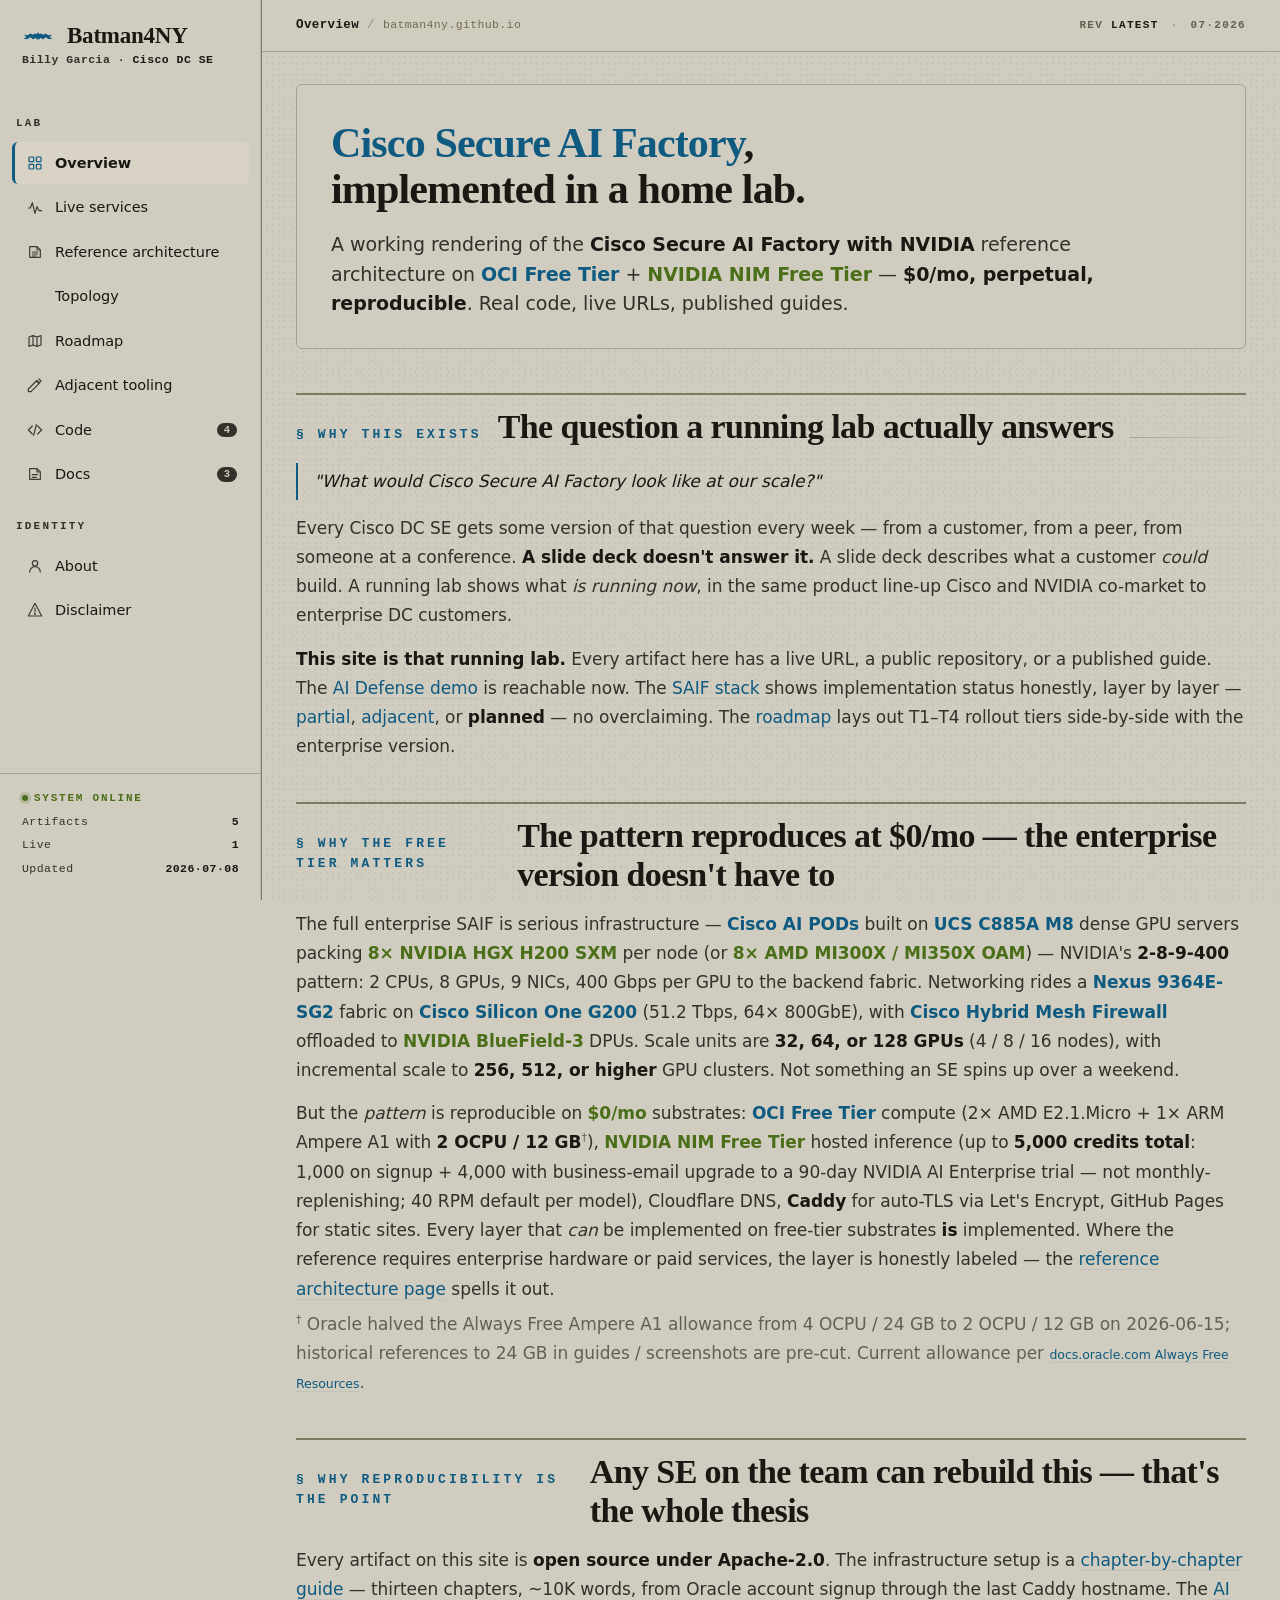
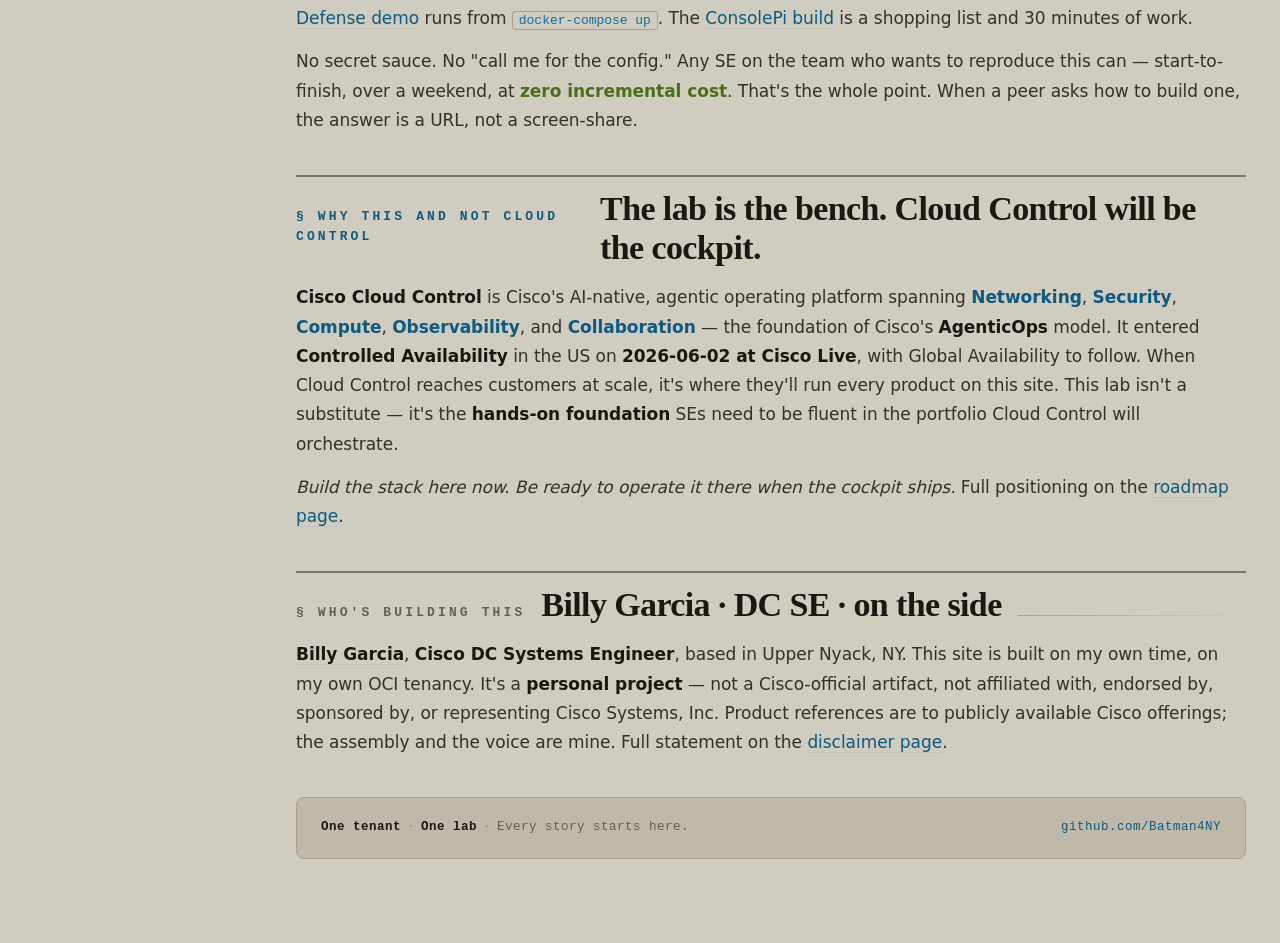
<file: index.html>
<!doctype html>
<html lang="en">
<head>
<meta charset="utf-8">
<meta name="viewport" content="width=device-width,initial-scale=1">
<meta name="color-scheme" content="light">
<title>Batman4NY · Overview — Cisco DC SE Lab Console</title>
<meta name="description" content="Working index of Cisco Secure AI Factory implementation + practitioner tooling. By Billy Garcia, Cisco DC Systems Engineer.">
<link rel="stylesheet" href="/assets/console.css">
<style>
  .hero-block{
    background: var(--paper);
    border: 1px solid var(--rule);
    border-radius: 10px;
    padding: 32px 34px 30px;
    margin-bottom: 44px;
  }
  .hero-block h1{
    font-size: clamp(30px, 4vw, 42px);font-weight: 780;letter-spacing: -.028em;line-height: 1.1;
    margin: 4px 0 18px;color: var(--ink);max-width: 24ch;
  }
  .hero-block h1 .cy{color:var(--cyan)}
  .hero-block h1 .gn{color:var(--green)}
  .hero-block .lede{
    font-size: 16.5px;line-height: 1.6;color: var(--ink-2);margin: 0;max-width: 68ch;
  }
  .hero-block .lede b{color:var(--ink);font-weight:600}
  .hero-block .lede .cy{color:var(--cyan)}
  .hero-block .lede .gn{color:var(--green)}

  /* prose sections for who/what/why — full content width, matches the hero pill */
  .prose-block{margin: 0 0 40px}
  .prose-block:last-child{margin-bottom: 0}
  .prose-block h2{
    font-size: 21px;font-weight:700;color:var(--ink);letter-spacing:-.014em;line-height:1.2;
    margin: 0 0 14px;text-wrap: balance;
  }
  .prose-block h2 .cy{color:var(--cyan)}
  .prose-block h2 .gn{color:var(--green)}
  .prose-block p{
    font-size: 15px;line-height: 1.66;color: var(--ink-2);margin: 0 0 14px;
  }
  .prose-block p:last-child{margin-bottom:0}
  .prose-block p b{color:var(--ink);font-weight:600}
  .prose-block p .cy{color:var(--cyan)}
  .prose-block p .gn{color:var(--green)}
  .prose-block p a{color:var(--cyan);border-bottom:1px solid var(--cyan-tint)}
  .prose-block p a:hover{color:var(--cyan-hi);border-bottom-color:var(--cyan)}
  .prose-block .pull-quote{
    font-style: italic;color: var(--ink);font-weight: 500;
    padding: 4px 0 4px 16px;border-left: 2px solid var(--cyan);
    margin: 4px 0 14px;
  }

  /* Small colophon strip at the bottom */
  .colophon{
    margin-top: 32px;padding: 20px 24px;
    background: var(--paper-lo);
    border: 1px solid var(--rule);border-radius: 8px;
    font-family: "JetBrains Mono", ui-monospace, monospace;
    font-size: 11.5px;letter-spacing: .04em;color: var(--ink-3);
    display: flex;justify-content: space-between;gap: 20px;flex-wrap: wrap;align-items: baseline;
  }
  .colophon b{color:var(--ink);font-weight:700}
  .colophon a{color:var(--cyan)}
  .colophon .sep{color:var(--faint);margin: 0 6px}
</style>
</head>
<body>

<svg width="0" height="0" style="position:absolute" aria-hidden="true"><defs>
  <symbol id="bat" viewBox="0 0 100 32"><path fill="currentColor" d="M50 4 L46 10 L40 8 L34 12 L26 8 L18 14 L6 12 L14 20 L4 24 L16 26 L26 20 L34 26 L42 22 L48 28 L50 24 L52 28 L58 22 L66 26 L74 20 L84 26 L96 24 L86 20 L94 12 L82 14 L74 8 L66 12 L60 8 L54 10 Z"/></symbol>
  <symbol id="i-grid" viewBox="0 0 24 24" fill="none" stroke="currentColor" stroke-width="1.8" stroke-linecap="round" stroke-linejoin="round"><rect x="3" y="3" width="7" height="7" rx="1"/><rect x="14" y="3" width="7" height="7" rx="1"/><rect x="3" y="14" width="7" height="7" rx="1"/><rect x="14" y="14" width="7" height="7" rx="1"/></symbol>
  <symbol id="i-signal" viewBox="0 0 24 24" fill="none" stroke="currentColor" stroke-width="1.8" stroke-linecap="round" stroke-linejoin="round"><path d="M2 12h3l3-8 4 16 3-10 3 6h4"/></symbol>
  <symbol id="i-book" viewBox="0 0 24 24" fill="none" stroke="currentColor" stroke-width="1.8" stroke-linecap="round" stroke-linejoin="round"><path d="M4 4h11l5 5v11H4z"/><path d="M15 4v5h5"/><line x1="8" y1="12" x2="16" y2="12"/><line x1="8" y1="15" x2="16" y2="15"/><line x1="8" y1="18" x2="14" y2="18"/></symbol>
  <symbol id="i-map" viewBox="0 0 24 24" fill="none" stroke="currentColor" stroke-width="1.8" stroke-linecap="round" stroke-linejoin="round"><path d="M9 4 3 6v14l6-2 6 2 6-2V4l-6 2z"/><path d="M9 4v14M15 6v14"/></symbol>
  <symbol id="i-tools" viewBox="0 0 24 24" fill="none" stroke="currentColor" stroke-width="1.8" stroke-linecap="round" stroke-linejoin="round"><path d="M14 6l4 4L6 22H2v-4z"/><path d="M15 5l4 4"/><path d="M18 3l3 3-2 2"/></symbol>
  <symbol id="i-code" viewBox="0 0 24 24" fill="none" stroke="currentColor" stroke-width="1.8" stroke-linecap="round" stroke-linejoin="round"><path d="m8 6-6 6 6 6"/><path d="m16 6 6 6-6 6"/><path d="m14 4-4 16"/></symbol>
  <symbol id="i-docs" viewBox="0 0 24 24" fill="none" stroke="currentColor" stroke-width="1.8" stroke-linecap="round" stroke-linejoin="round"><path d="M4 4h11l5 5v11H4z"/><path d="M15 4v5h5"/><path d="M8 13h8M8 17h6"/></symbol>
  <symbol id="i-user" viewBox="0 0 24 24" fill="none" stroke="currentColor" stroke-width="1.8" stroke-linecap="round" stroke-linejoin="round"><circle cx="12" cy="8" r="4"/><path d="M4 21a8 8 0 0 1 16 0"/></symbol>
  <symbol id="i-warn" viewBox="0 0 24 24" fill="none" stroke="currentColor" stroke-width="1.8" stroke-linecap="round" stroke-linejoin="round"><path d="M12 2 2 21h20z"/><path d="M12 9v6"/><circle cx="12" cy="18" r=".6" fill="currentColor"/></symbol>
</defs></svg>

<div class="app">
  <aside class="side">
    <div class="brand"><a href="/"><span class="mark"><svg><use href="#bat"/></svg></span><span class="wm">Batman4NY</span></a></div>
    <div class="brand-role">Billy Garcia · <b>Cisco DC SE</b></div>
    <nav class="nav">
      <div class="sec">Lab</div>
      <a class="navlink active" href="/"><svg><use href="#i-grid"/></svg> Overview</a>
      <a class="navlink" href="/live/"><svg><use href="#i-signal"/></svg> Live services<span class="live"></span></a>
      <a class="navlink" href="/reference/"><svg><use href="#i-book"/></svg> Reference architecture</a>
      <a class="navlink" href="/topology/"><svg><use href="#i-topo"/></svg> Topology</a>
      <a class="navlink" href="/roadmap/"><svg><use href="#i-map"/></svg> Roadmap</a>
      <a class="navlink" href="/adjacent/"><svg><use href="#i-tools"/></svg> Adjacent tooling</a>
      <a class="navlink" href="/code/"><svg><use href="#i-code"/></svg> Code<span class="cnt">4</span></a>
      <a class="navlink" href="/docs/"><svg><use href="#i-docs"/></svg> Docs<span class="cnt">3</span></a>
      <div class="sec">Identity</div>
      <a class="navlink" href="/about/"><svg><use href="#i-user"/></svg> About</a>
      <a class="navlink" href="/disclaimer/"><svg><use href="#i-warn"/></svg> Disclaimer</a>
    </nav>
    <div class="foot">
      <div class="row"><span class="live-t"><span class="dot"></span>SYSTEM ONLINE</span></div>
      <div class="row"><span>Artifacts</span><b>5</b></div>
      <div class="row"><span>Live</span><b>1</b></div>
      <div class="row"><span>Updated</span><b>2026·07·08</b></div>
    </div>
  </aside>

  <main>
    <div class="topbar">
      <span class="crumb"><b>Overview</b><span class="sep">/</span><span class="path">batman4ny.github.io</span></span>
      <span class="status"><span>rev <b>latest</b></span><span class="sep">·</span><span>07·2026</span></span>
    </div>

    <div class="content">

      <section>
        <div class="hero-block">
          <h1><span class="cy">Cisco Secure AI Factory</span>, implemented in a home lab.</h1>
          <p class="lede">
            A working rendering of the <b>Cisco Secure AI Factory with NVIDIA</b> reference architecture on <b class="cy">OCI Free Tier</b> + <b class="gn">NVIDIA NIM Free Tier</b> — <b>$0/mo, perpetual, reproducible</b>. Real code, live URLs, published guides.
          </p>
        </div>

        <div class="prose-block">
          <div class="sec-head" style="margin-bottom:16px">
            <span class="eyebrow">§ Why this exists</span>
            <span class="t">The question a running lab actually answers</span>
            <span class="r"></span>
          </div>
          <p class="pull-quote">
            "What would Cisco Secure AI Factory look like at our scale?"
          </p>
          <p>
            Every Cisco DC SE gets some version of that question every week — from a customer, from a peer, from someone at a conference. <b>A slide deck doesn't answer it.</b> A slide deck describes what a customer <em>could</em> build. A running lab shows what <em>is running now</em>, in the same product line-up Cisco and NVIDIA co-market to enterprise DC customers.
          </p>
          <p>
            <b>This site is that running lab.</b> Every artifact here has a live URL, a public repository, or a published guide. The <a href="/live/">AI Defense demo</a> is reachable now. The <a href="/reference/">SAIF stack</a> shows implementation status honestly, layer by layer — <span class="cy">partial</span>, <span class="cy">adjacent</span>, or <b>planned</b> — no overclaiming. The <a href="/roadmap/">roadmap</a> lays out T1–T4 rollout tiers side-by-side with the enterprise version.
          </p>
        </div>

        <div class="prose-block">
          <div class="sec-head" style="margin-bottom:16px">
            <span class="eyebrow">§ Why the free tier matters</span>
            <span class="t">The pattern reproduces at $0/mo — the enterprise version doesn't have to</span>
            <span class="r"></span>
          </div>
          <p>
            The full enterprise SAIF is serious infrastructure — <b class="cy">Cisco AI PODs</b> built on <b class="cy">UCS C885A M8</b> dense GPU servers packing <b class="gn">8× NVIDIA HGX H200 SXM</b> per node (or <b class="gn">8× AMD MI300X / MI350X OAM</b>) — NVIDIA's <b>2-8-9-400</b> pattern: 2 CPUs, 8 GPUs, 9 NICs, 400 Gbps per GPU to the backend fabric. Networking rides a <b class="cy">Nexus 9364E-SG2</b> fabric on <b class="cy">Cisco Silicon One G200</b> (51.2 Tbps, 64× 800GbE), with <b class="cy">Cisco Hybrid Mesh Firewall</b> offloaded to <b class="gn">NVIDIA BlueField-3</b> DPUs. Scale units are <b>32, 64, or 128 GPUs</b> (4 / 8 / 16 nodes), with incremental scale to <b>256, 512, or higher</b> GPU clusters. Not something an SE spins up over a weekend.
          </p>
          <p>
            But the <em>pattern</em> is reproducible on <b class="gn">$0/mo</b> substrates: <b class="cy">OCI Free Tier</b> compute (2× AMD E2.1.Micro + 1× ARM Ampere A1 with <b>2 OCPU / 12 GB</b><span style="font-size:11px;color:var(--ink-3);vertical-align:super">†</span>), <b class="gn">NVIDIA NIM Free Tier</b> hosted inference (up to <b>5,000 credits total</b>: 1,000 on signup + 4,000 with business-email upgrade to a 90-day NVIDIA AI Enterprise trial — not monthly-replenishing; 40 RPM default per model), Cloudflare DNS, <b>Caddy</b> for auto-TLS via Let's Encrypt, GitHub Pages for static sites. Every layer that <em>can</em> be implemented on free-tier substrates <b>is</b> implemented. Where the reference requires enterprise hardware or paid services, the layer is honestly labeled — the <a href="/reference/">reference architecture page</a> spells it out.
          </p>
          <p style="font-size:12.5px;color:var(--ink-3);line-height:1.55;margin:-8px 0 0">
            <span style="font-size:11px;vertical-align:super">†</span> Oracle halved the Always Free Ampere A1 allowance from 4 OCPU / 24 GB to 2 OCPU / 12 GB on 2026-06-15; historical references to 24 GB in guides / screenshots are pre-cut. Current allowance per <a href="https://docs.oracle.com/en-us/iaas/Content/FreeTier/freetier_topic-Always_Free_Resources.htm" style="color:var(--cyan);font-size:12.5px">docs.oracle.com Always Free Resources</a>.
          </p>
        </div>

        <div class="prose-block">
          <div class="sec-head" style="margin-bottom:16px">
            <span class="eyebrow">§ Why reproducibility is the point</span>
            <span class="t">Any SE on the team can rebuild this — that's the whole thesis</span>
            <span class="r"></span>
          </div>
          <p>
            Every artifact on this site is <b>open source under Apache-2.0</b>. The infrastructure setup is a <a href="/docs/">chapter-by-chapter guide</a> — thirteen chapters, ~10K words, from Oracle account signup through the last Caddy hostname. The <a href="/code/">AI Defense demo</a> runs from <code style="font-family:'JetBrains Mono',monospace;font-size:13px;color:var(--cyan-hi);background:var(--paper);padding:1px 6px;border-radius:3px;border:1px solid var(--rule)">docker-compose up</code>. The <a href="/adjacent/">ConsolePi build</a> is a shopping list and 30 minutes of work.
          </p>
          <p>
            No secret sauce. No "call me for the config." Any SE on the team who wants to reproduce this can — start-to-finish, over a weekend, at <b class="gn">zero incremental cost</b>. That's the whole point. When a peer asks how to build one, the answer is a URL, not a screen-share.
          </p>
        </div>

        <div class="prose-block">
          <div class="sec-head" style="margin-bottom:16px">
            <span class="eyebrow">§ Why this and not Cloud Control</span>
            <span class="t">The lab is the bench. Cloud Control will be the cockpit.</span>
            <span class="r"></span>
          </div>
          <p>
            <b>Cisco Cloud Control</b> is Cisco's AI-native, agentic operating platform spanning <b class="cy">Networking</b>, <b class="cy">Security</b>, <b class="cy">Compute</b>, <b class="cy">Observability</b>, and <b class="cy">Collaboration</b> — the foundation of Cisco's <b>AgenticOps</b> model. It entered <b>Controlled Availability</b> in the US on <b>2026-06-02 at Cisco Live</b>, with Global Availability to follow. When Cloud Control reaches customers at scale, it's where they'll run every product on this site. This lab isn't a substitute — it's the <b>hands-on foundation</b> SEs need to be fluent in the portfolio Cloud Control will orchestrate.
          </p>
          <p>
            <em>Build the stack here now. Be ready to operate it there when the cockpit ships.</em> Full positioning on the <a href="/roadmap/">roadmap page</a>.
          </p>
        </div>

        <div class="prose-block">
          <div class="sec-head" style="margin-bottom:16px">
            <span class="eyebrow m">§ Who's building this</span>
            <span class="t">Billy Garcia · DC SE · on the side</span>
            <span class="r"></span>
          </div>
          <p>
            <a href="/about/"><b>Billy Garcia</b></a>, <b>Cisco DC Systems Engineer</b>, based in Upper Nyack, NY. This site is built on my own time, on my own OCI tenancy. It's a <b>personal project</b> — not a Cisco-official artifact, not affiliated with, endorsed by, sponsored by, or representing Cisco Systems, Inc. Product references are to publicly available Cisco offerings; the assembly and the voice are mine. Full statement on the <a href="/disclaimer/">disclaimer page</a>.
          </p>
        </div>

        <div class="colophon">
          <div>
            <b>One tenant</b><span class="sep">·</span><b>One lab</b><span class="sep">·</span>Every story starts here.
          </div>
          <div>
            <a href="https://github.com/Batman4NY">github.com/Batman4NY</a>
          </div>
        </div>
      </section>
    </div>
  </main>
</div>

</body>
</html>
</file>
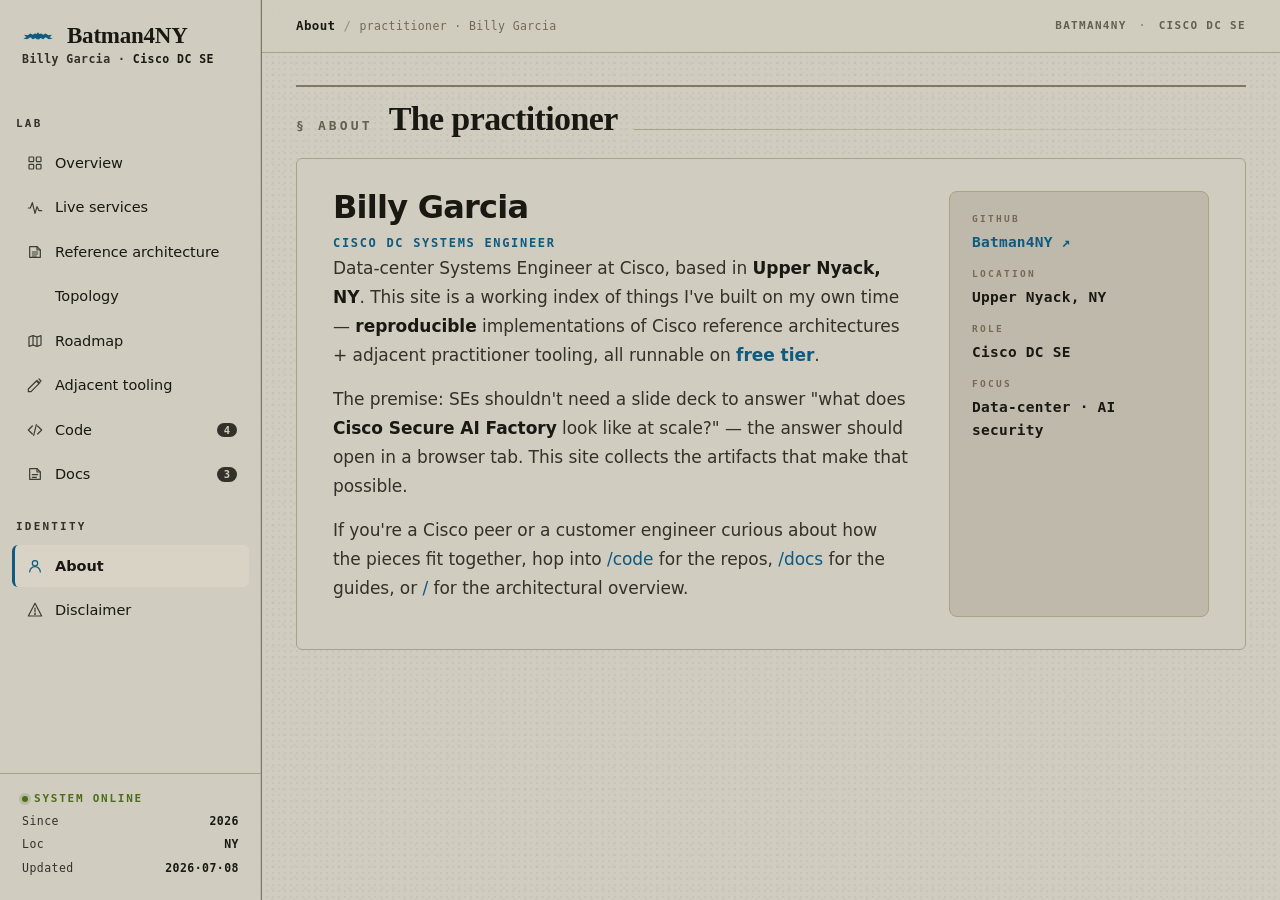
<file: about/index.html>
<!doctype html>
<html lang="en">
<head>
<meta charset="utf-8">
<meta name="viewport" content="width=device-width,initial-scale=1">
<meta name="color-scheme" content="light">
<title>Batman4NY · About — Billy Garcia</title>
<meta name="description" content="Billy Garcia — Cisco DC Systems Engineer, based in Upper Nyack, NY.">
<link rel="stylesheet" href="/assets/console.css">
<style>
  .about-card{
    background: var(--paper);
    border: 1px solid var(--rule);
    border-radius: 10px;
    padding: 32px 36px;
    display:grid;grid-template-columns:1fr 260px;gap:40px;
  }
  @media(max-width:720px){.about-card{grid-template-columns:1fr;padding:24px}}
  .about-bio .name{
    display:block;font-size: 32px;font-weight: 800;color: var(--ink);letter-spacing: -.024em;line-height: 1.05;
    margin-bottom: 6px;
  }
  .about-bio .role{
    font-family: "JetBrains Mono", ui-monospace, monospace;
    font-size:12px;color:var(--cyan);letter-spacing:.14em;text-transform:uppercase;font-weight:700;
    margin-bottom: 24px;
  }
  .about-bio p{font-size:15px;line-height:1.62;color:var(--ink-2);margin:0 0 14px;max-width:64ch}
  .about-bio p b{color:var(--ink);font-weight:600}
  .about-bio p .cy{color:var(--cyan)}

  .about-contact{
    background: var(--paper-lo);border: 1px solid var(--rule);border-radius: 8px;
    padding: 20px 22px;
    font-family: "JetBrains Mono", ui-monospace, monospace;
    font-size:12px;color:var(--ink-3);letter-spacing:.02em;
  }
  .about-contact .k{
    font-size:9.5px;letter-spacing:.24em;text-transform:uppercase;color:var(--muted);font-weight:700;
    margin-bottom:4px;
  }
  .about-contact .v{
    font-size:13px;color:var(--ink);font-weight:600;margin-bottom:14px;
  }
  .about-contact .v a{color:var(--cyan);font-weight:600}
  .about-contact .v a:hover{color:var(--cyan-hi)}
  .about-contact .v:last-child{margin-bottom:0}
</style>
</head>
<body>

<svg width="0" height="0" style="position:absolute" aria-hidden="true"><defs>
  <symbol id="bat" viewBox="0 0 100 32">
    <path fill="currentColor" d="M50 4 L46 10 L40 8 L34 12 L26 8 L18 14 L6 12 L14 20 L4 24 L16 26 L26 20 L34 26 L42 22 L48 28 L50 24 L52 28 L58 22 L66 26 L74 20 L84 26 L96 24 L86 20 L94 12 L82 14 L74 8 L66 12 L60 8 L54 10 Z"/>
  </symbol>
  <symbol id="i-grid" viewBox="0 0 24 24" fill="none" stroke="currentColor" stroke-width="1.8" stroke-linecap="round" stroke-linejoin="round"><rect x="3" y="3" width="7" height="7" rx="1"/><rect x="14" y="3" width="7" height="7" rx="1"/><rect x="3" y="14" width="7" height="7" rx="1"/><rect x="14" y="14" width="7" height="7" rx="1"/></symbol>
  <symbol id="i-signal" viewBox="0 0 24 24" fill="none" stroke="currentColor" stroke-width="1.8" stroke-linecap="round" stroke-linejoin="round"><path d="M2 12h3l3-8 4 16 3-10 3 6h4"/></symbol>
  <symbol id="i-book" viewBox="0 0 24 24" fill="none" stroke="currentColor" stroke-width="1.8" stroke-linecap="round" stroke-linejoin="round"><path d="M4 4h11l5 5v11H4z"/><path d="M15 4v5h5"/><line x1="8" y1="12" x2="16" y2="12"/><line x1="8" y1="15" x2="16" y2="15"/><line x1="8" y1="18" x2="14" y2="18"/></symbol>
  <symbol id="i-map" viewBox="0 0 24 24" fill="none" stroke="currentColor" stroke-width="1.8" stroke-linecap="round" stroke-linejoin="round"><path d="M9 4 3 6v14l6-2 6 2 6-2V4l-6 2z"/><path d="M9 4v14M15 6v14"/></symbol>
  <symbol id="i-tools" viewBox="0 0 24 24" fill="none" stroke="currentColor" stroke-width="1.8" stroke-linecap="round" stroke-linejoin="round"><path d="M14 6l4 4L6 22H2v-4z"/><path d="M15 5l4 4"/><path d="M18 3l3 3-2 2"/></symbol>
  <symbol id="i-code" viewBox="0 0 24 24" fill="none" stroke="currentColor" stroke-width="1.8" stroke-linecap="round" stroke-linejoin="round">
    <path d="m8 6-6 6 6 6"/><path d="m16 6 6 6-6 6"/><path d="m14 4-4 16"/>
  </symbol>
  <symbol id="i-docs" viewBox="0 0 24 24" fill="none" stroke="currentColor" stroke-width="1.8" stroke-linecap="round" stroke-linejoin="round">
    <path d="M4 4h11l5 5v11H4z"/><path d="M15 4v5h5"/><path d="M8 13h8M8 17h6"/>
  </symbol>
  <symbol id="i-user" viewBox="0 0 24 24" fill="none" stroke="currentColor" stroke-width="1.8" stroke-linecap="round" stroke-linejoin="round">
    <circle cx="12" cy="8" r="4"/><path d="M4 21a8 8 0 0 1 16 0"/>
  </symbol>
  <symbol id="i-warn" viewBox="0 0 24 24" fill="none" stroke="currentColor" stroke-width="1.8" stroke-linecap="round" stroke-linejoin="round">
    <path d="M12 2 2 21h20z"/><path d="M12 9v6"/><circle cx="12" cy="18" r=".6" fill="currentColor"/>
  </symbol>
</defs></svg>

<div class="app">

  <aside class="side">
    <div class="brand">
      <a href="/">
        <span class="mark"><svg><use href="#bat"/></svg></span>
        <span class="wm">Batman4NY</span>
      </a>
    </div>
    <div class="brand-role">Billy Garcia · <b>Cisco DC SE</b></div>

        <nav class="nav">
      <div class="sec">Lab</div>
      <a class="navlink" href="/"><svg><use href="#i-grid"/></svg> Overview</a>
      <a class="navlink" href="/live/"><svg><use href="#i-signal"/></svg> Live services<span class="live"></span></a>
      <a class="navlink" href="/reference/"><svg><use href="#i-book"/></svg> Reference architecture</a>
      <a class="navlink" href="/topology/"><svg><use href="#i-topo"/></svg> Topology</a>
      <a class="navlink" href="/roadmap/"><svg><use href="#i-map"/></svg> Roadmap</a>
      <a class="navlink" href="/adjacent/"><svg><use href="#i-tools"/></svg> Adjacent tooling</a>
      <a class="navlink " href="/code/"><svg><use href="#i-code"/></svg> Code<span class="cnt">4</span></a>
      <a class="navlink " href="/docs/"><svg><use href="#i-docs"/></svg> Docs<span class="cnt">3</span></a>
      <div class="sec">Identity</div>
      <a class="navlink active" href="/about/"><svg><use href="#i-user"/></svg> About</a>
      <a class="navlink " href="/disclaimer/"><svg><use href="#i-warn"/></svg> Disclaimer</a>
    </nav>

    <div class="foot">
      <div class="row"><span class="live-t"><span class="dot"></span>SYSTEM ONLINE</span></div>
      <div class="row"><span>Since</span><b>2026</b></div>
      <div class="row"><span>Loc</span><b>NY</b></div>
      <div class="row"><span>Updated</span><b>2026·07·08</b></div>
    </div>
  </aside>

  <main>
    <div class="topbar">
      <span class="crumb"><b>About</b><span class="sep">/</span><span class="path">practitioner · Billy Garcia</span></span>
      <span class="status">
        <span>Batman4NY</span>
        <span class="sep">·</span>
        <span>Cisco DC SE</span>
      </span>
    </div>

    <div class="content">

      <section>
        <div class="sec-head">
          <span class="eyebrow m">§ About</span>
          <span class="t">The practitioner</span>
          <span class="r"></span>
        </div>

        <div class="about-card">
          <div class="about-bio">
            <span class="name">Billy Garcia</span>
            <span class="role">Cisco DC Systems Engineer</span>

            <p>
              Data-center Systems Engineer at Cisco, based in <b>Upper Nyack, NY</b>. This site is a working index of things I've built on my own time — <b>reproducible</b> implementations of Cisco reference architectures + adjacent practitioner tooling, all runnable on <b class="cy">free tier</b>.
            </p>
            <p>
              The premise: SEs shouldn't need a slide deck to answer "what does <b>Cisco Secure AI Factory</b> look like at scale?" — the answer should open in a browser tab. This site collects the artifacts that make that possible.
            </p>
            <p>
              If you're a Cisco peer or a customer engineer curious about how the pieces fit together, hop into <a href="/code/">/code</a> for the repos, <a href="/docs/">/docs</a> for the guides, or <a href="/">/</a> for the architectural overview.
            </p>
          </div>

          <div class="about-contact">
            <div class="k">GitHub</div>
            <div class="v"><a href="https://github.com/Batman4NY">Batman4NY ↗</a></div>

            <div class="k">Location</div>
            <div class="v">Upper Nyack, NY</div>

            <div class="k">Role</div>
            <div class="v">Cisco DC SE</div>

            <div class="k">Focus</div>
            <div class="v">Data-center · AI security</div>
          </div>
        </div>
      </section>

    </div>
  </main>
</div>

</body>
</html>
</file>
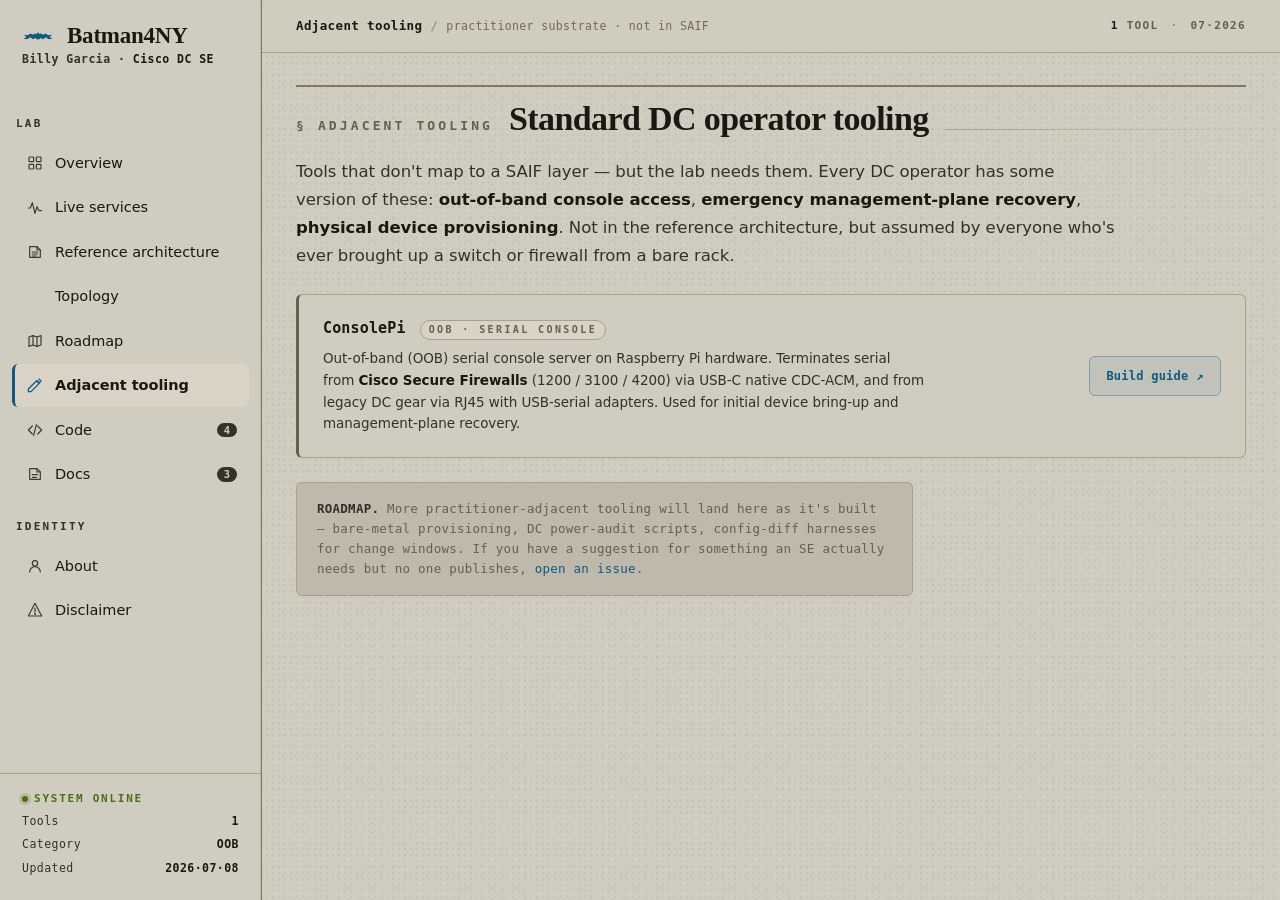
<file: adjacent/index.html>
<!doctype html>
<html lang="en">
<head>
<meta charset="utf-8">
<meta name="viewport" content="width=device-width,initial-scale=1">
<meta name="color-scheme" content="light">
<title>Batman4NY · Adjacent Tooling</title>
<meta name="description" content="Practitioner substrate — standard DC operator tooling that doesn't map to a SAIF layer but the lab needs.">
<link rel="stylesheet" href="/assets/console.css">
<style>
  .adj-intro{
    font-size: 14.5px;line-height: 1.6;color: var(--ink-2);margin: 0 0 24px;max-width: 78ch;
  }
  .adj-intro b{color:var(--ink);font-weight:600}
  .adj-intro .cy{color:var(--cyan)}

  .adj-tooling{display:flex;flex-direction:column;gap:12px}
  .adj-tool{
    background: var(--paper);
    border: 1px solid var(--rule);
    border-left: 3px solid var(--ink-3);
    border-radius: 6px;
    padding: 22px 24px;
    display:grid;grid-template-columns: 1fr auto;gap: 20px;align-items:center;
  }
  .adj-tool:hover{border-color: var(--rule-str);border-left-color:var(--cyan)}
  .adj-tool .body{min-width:0}
  .adj-tool .head{display:flex;align-items:baseline;gap:14px;flex-wrap:wrap;margin-bottom:8px}
  .adj-tool .name{
    font-family: "JetBrains Mono", ui-monospace, monospace;
    font-size: 15px;font-weight: 700;color: var(--ink);letter-spacing: .01em;
  }
  .adj-tool .role{
    font-family: "JetBrains Mono", ui-monospace, monospace;
    font-size: 10px;letter-spacing:.24em;text-transform:uppercase;color:var(--ink-3);font-weight:700;
    padding: 2px 8px;background: var(--paper-hi);border: 1px solid var(--rule);border-radius: 10px;line-height:1.4;
  }
  .adj-tool .desc{
    font-size: 13.5px;line-height: 1.6;color: var(--ink-2);margin: 0;max-width: 70ch;
  }
  .adj-tool .desc b{color:var(--ink);font-weight:600}
  .adj-tool .link{
    display:inline-flex;align-items:center;gap:8px;
    font-family: "JetBrains Mono", ui-monospace, monospace;
    font-size: 12px;color: var(--cyan);letter-spacing:.02em;font-weight:700;
    padding: 10px 16px;background: var(--cyan-tint);
    border: 1px solid var(--cyan-lo);border-radius: 6px;transition: .16s ease;
    white-space:nowrap;
  }
  .adj-tool .link:hover{background: var(--cyan);color: var(--bg);text-decoration:none}
  .adj-tool .link .arr{transition:transform .16s ease}
  .adj-tool .link:hover .arr{transform:translateX(3px)}
  @media(max-width:640px){.adj-tool{grid-template-columns:1fr}.adj-tool .link{justify-content:center}}

  .adj-future{
    margin-top: 24px;padding: 16px 20px;
    background: var(--paper-lo);border: 1px solid var(--rule);border-radius: 6px;
    font-size: 12.5px;line-height: 1.6;color: var(--ink-3);max-width: 82ch;
    font-family: "JetBrains Mono", ui-monospace, monospace;letter-spacing:.02em;
  }
  .adj-future b{color:var(--ink-2);font-weight:700}
</style>
</head>
<body>

<svg width="0" height="0" style="position:absolute" aria-hidden="true"><defs>
  <symbol id="bat" viewBox="0 0 100 32"><path fill="currentColor" d="M50 4 L46 10 L40 8 L34 12 L26 8 L18 14 L6 12 L14 20 L4 24 L16 26 L26 20 L34 26 L42 22 L48 28 L50 24 L52 28 L58 22 L66 26 L74 20 L84 26 L96 24 L86 20 L94 12 L82 14 L74 8 L66 12 L60 8 L54 10 Z"/></symbol>
  <symbol id="i-grid" viewBox="0 0 24 24" fill="none" stroke="currentColor" stroke-width="1.8" stroke-linecap="round" stroke-linejoin="round"><rect x="3" y="3" width="7" height="7" rx="1"/><rect x="14" y="3" width="7" height="7" rx="1"/><rect x="3" y="14" width="7" height="7" rx="1"/><rect x="14" y="14" width="7" height="7" rx="1"/></symbol>
  <symbol id="i-signal" viewBox="0 0 24 24" fill="none" stroke="currentColor" stroke-width="1.8" stroke-linecap="round" stroke-linejoin="round"><path d="M2 12h3l3-8 4 16 3-10 3 6h4"/></symbol>
  <symbol id="i-book" viewBox="0 0 24 24" fill="none" stroke="currentColor" stroke-width="1.8" stroke-linecap="round" stroke-linejoin="round"><path d="M4 4h11l5 5v11H4z"/><path d="M15 4v5h5"/><line x1="8" y1="12" x2="16" y2="12"/><line x1="8" y1="15" x2="16" y2="15"/><line x1="8" y1="18" x2="14" y2="18"/></symbol>
  <symbol id="i-map" viewBox="0 0 24 24" fill="none" stroke="currentColor" stroke-width="1.8" stroke-linecap="round" stroke-linejoin="round"><path d="M9 4 3 6v14l6-2 6 2 6-2V4l-6 2z"/><path d="M9 4v14M15 6v14"/></symbol>
  <symbol id="i-tools" viewBox="0 0 24 24" fill="none" stroke="currentColor" stroke-width="1.8" stroke-linecap="round" stroke-linejoin="round"><path d="M14 6l4 4L6 22H2v-4z"/><path d="M15 5l4 4"/><path d="M18 3l3 3-2 2"/></symbol>
  <symbol id="i-code" viewBox="0 0 24 24" fill="none" stroke="currentColor" stroke-width="1.8" stroke-linecap="round" stroke-linejoin="round"><path d="m8 6-6 6 6 6"/><path d="m16 6 6 6-6 6"/><path d="m14 4-4 16"/></symbol>
  <symbol id="i-docs" viewBox="0 0 24 24" fill="none" stroke="currentColor" stroke-width="1.8" stroke-linecap="round" stroke-linejoin="round"><path d="M4 4h11l5 5v11H4z"/><path d="M15 4v5h5"/><path d="M8 13h8M8 17h6"/></symbol>
  <symbol id="i-user" viewBox="0 0 24 24" fill="none" stroke="currentColor" stroke-width="1.8" stroke-linecap="round" stroke-linejoin="round"><circle cx="12" cy="8" r="4"/><path d="M4 21a8 8 0 0 1 16 0"/></symbol>
  <symbol id="i-warn" viewBox="0 0 24 24" fill="none" stroke="currentColor" stroke-width="1.8" stroke-linecap="round" stroke-linejoin="round"><path d="M12 2 2 21h20z"/><path d="M12 9v6"/><circle cx="12" cy="18" r=".6" fill="currentColor"/></symbol>
</defs></svg>

<div class="app">
  <aside class="side">
    <div class="brand"><a href="/"><span class="mark"><svg><use href="#bat"/></svg></span><span class="wm">Batman4NY</span></a></div>
    <div class="brand-role">Billy Garcia · <b>Cisco DC SE</b></div>
    <nav class="nav">
      <div class="sec">Lab</div>
      <a class="navlink" href="/"><svg><use href="#i-grid"/></svg> Overview</a>
      <a class="navlink" href="/live/"><svg><use href="#i-signal"/></svg> Live services<span class="live"></span></a>
      <a class="navlink" href="/reference/"><svg><use href="#i-book"/></svg> Reference architecture</a>
      <a class="navlink" href="/topology/"><svg><use href="#i-topo"/></svg> Topology</a>
      <a class="navlink" href="/roadmap/"><svg><use href="#i-map"/></svg> Roadmap</a>
      <a class="navlink active" href="/adjacent/"><svg><use href="#i-tools"/></svg> Adjacent tooling</a>
      <a class="navlink" href="/code/"><svg><use href="#i-code"/></svg> Code<span class="cnt">4</span></a>
      <a class="navlink" href="/docs/"><svg><use href="#i-docs"/></svg> Docs<span class="cnt">3</span></a>
      <div class="sec">Identity</div>
      <a class="navlink" href="/about/"><svg><use href="#i-user"/></svg> About</a>
      <a class="navlink" href="/disclaimer/"><svg><use href="#i-warn"/></svg> Disclaimer</a>
    </nav>
    <div class="foot">
      <div class="row"><span class="live-t"><span class="dot"></span>SYSTEM ONLINE</span></div>
      <div class="row"><span>Tools</span><b>1</b></div>
      <div class="row"><span>Category</span><b>OOB</b></div>
      <div class="row"><span>Updated</span><b>2026·07·08</b></div>
    </div>
  </aside>

  <main>
    <div class="topbar">
      <span class="crumb"><b>Adjacent tooling</b><span class="sep">/</span><span class="path">practitioner substrate · not in SAIF</span></span>
      <span class="status"><span><b>1</b> tool</span><span class="sep">·</span><span>07·2026</span></span>
    </div>

    <div class="content">
      <section>
        <div class="sec-head">
          <span class="eyebrow m">§ Adjacent tooling</span>
          <span class="t">Standard DC operator tooling</span>
          <span class="r"></span>
        </div>

        <p class="adj-intro">
          Tools that don't map to a SAIF layer — but the lab needs them. Every DC operator has some version of these: <b>out-of-band console access</b>, <b>emergency management-plane recovery</b>, <b>physical device provisioning</b>. Not in the reference architecture, but assumed by everyone who's ever brought up a switch or firewall from a bare rack.
        </p>

        <div class="adj-tooling">
          <div class="adj-tool">
            <div class="body">
              <div class="head">
                <span class="name">ConsolePi</span>
                <span class="role">OOB · Serial console</span>
              </div>
              <p class="desc">
                Out-of-band (OOB) serial console server on Raspberry Pi hardware. Terminates serial from <b>Cisco Secure Firewalls</b> (1200 / 3100 / 4200) via USB-C native CDC-ACM, and from legacy DC gear via RJ45 with USB-serial adapters. Used for initial device bring-up and management-plane recovery.
              </p>
            </div>
            <a class="link" href="https://batman4ny.github.io/consolepi-build-guide/">
              <span>Build guide</span>
              <span class="arr">↗</span>
            </a>
          </div>
        </div>

        <p class="adj-future">
          <b>ROADMAP.</b> More practitioner-adjacent tooling will land here as it's built — bare-metal provisioning, DC power-audit scripts, config-diff harnesses for change windows. If you have a suggestion for something an SE actually needs but no one publishes, <a href="https://github.com/Batman4NY/batman4ny.github.io/issues" style="color:var(--cyan)">open an issue</a>.
        </p>
      </section>
    </div>
  </main>
</div>

</body>
</html>
</file>
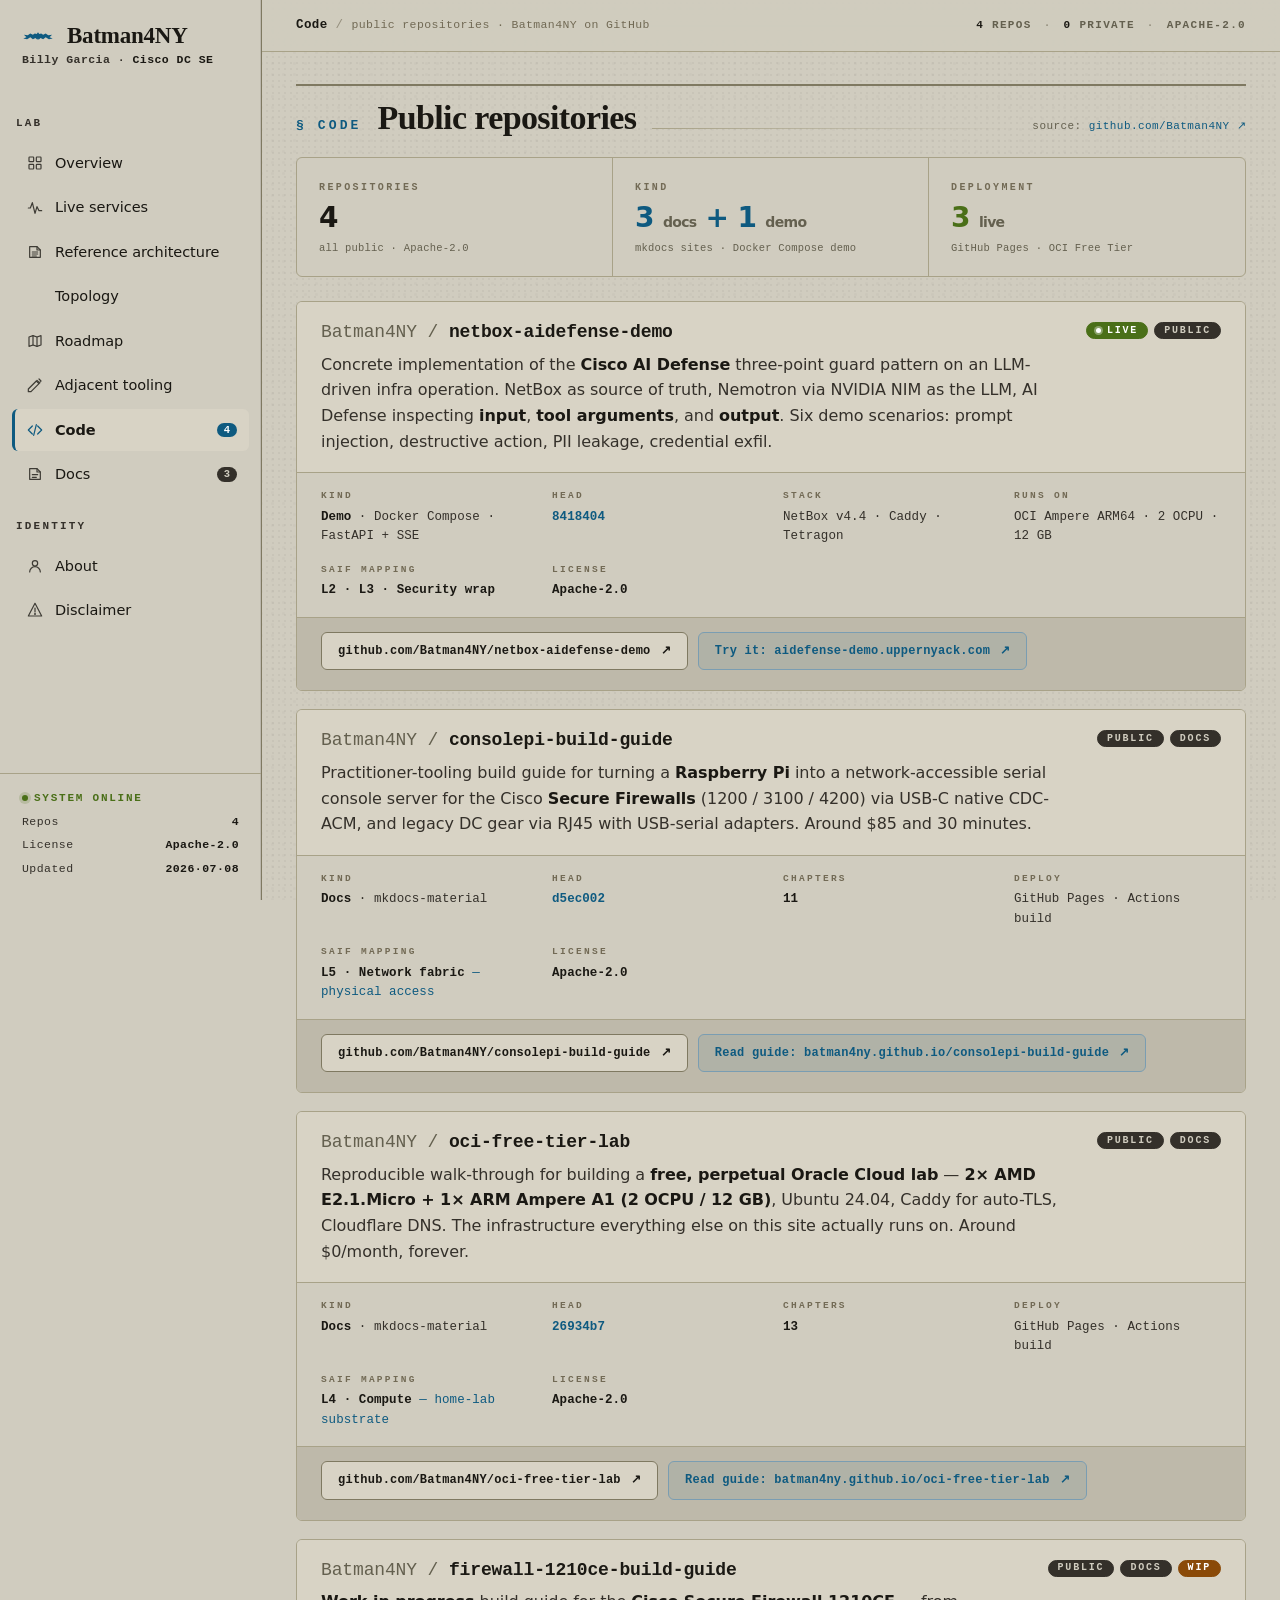
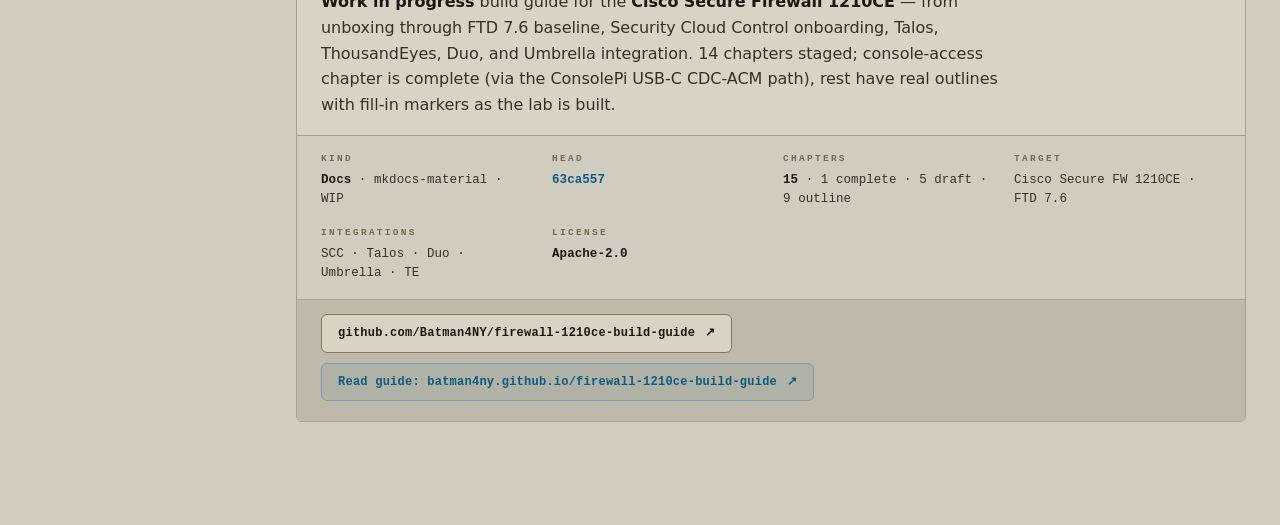
<file: code/index.html>
<!doctype html>
<html lang="en">
<head>
<meta charset="utf-8">
<meta name="viewport" content="width=device-width,initial-scale=1">
<meta name="color-scheme" content="light">
<title>Batman4NY · Code — Public Repositories</title>
<meta name="description" content="Public GitHub repositories under Batman4NY — Cisco DC SE lab implementations and practitioner tooling.">
<link rel="stylesheet" href="/assets/console.css">
<style>
  /* ── code-page specific: repo entries ────────────────────────────── */
  .repo{
    background: var(--paper);
    border: 1px solid var(--rule);
    border-radius: 10px;
    margin-bottom: 18px;
    overflow: hidden;
    transition: border-color .16s ease;
  }
  .repo:hover{border-color: var(--rule-str)}
  .repo-head{
    padding: 20px 24px 18px;
    display:flex;align-items:flex-start;gap:16px;flex-wrap:wrap;
    border-bottom: 1px solid var(--rule);
    background: var(--paper-hi);
  }
  .repo-head .name-block{flex:1;min-width:220px}
  .repo-head .name{
    font-family: "JetBrains Mono", ui-monospace, monospace;
    font-size: 18px;font-weight: 700;color: var(--ink);letter-spacing: -.008em;line-height: 1.2;
  }
  .repo-head .name .org{color:var(--ink-3);font-weight:500}
  .repo-head .name a{color:var(--ink)}
  .repo-head .name a:hover{color:var(--cyan)}
  .repo-head .desc{
    font-size: 14px;line-height: 1.55;color: var(--ink-2);margin: 8px 0 0;max-width: 76ch;
  }
  .repo-head .desc b{color:var(--ink);font-weight:600}
  .repo-head .pills{display:flex;gap:6px;flex-wrap:wrap;align-items:center}

  .repo-body{
    padding: 16px 24px;
    display:grid;grid-template-columns: repeat(auto-fit,minmax(200px,1fr));gap:16px 24px;
  }
  .repo-field{display:flex;flex-direction:column;gap:4px}
  .repo-field .k{
    font-family: "JetBrains Mono", ui-monospace, monospace;
    font-size:9.5px;letter-spacing:.24em;text-transform:uppercase;color:var(--muted);font-weight:700;
  }
  .repo-field .v{
    font-family: "JetBrains Mono", ui-monospace, monospace;
    font-size:12.5px;color:var(--ink-2);letter-spacing:.005em;
  }
  .repo-field .v b{color:var(--ink);font-weight:700}
  .repo-field .v .sha{color:var(--cyan);font-weight:700}

  .repo-jumps{
    display:flex;gap:10px;flex-wrap:wrap;padding: 14px 24px 20px;
    border-top: 1px solid var(--rule);
    background: var(--paper-lo);
  }
  .repo-jump{
    display:inline-flex;align-items:center;gap:10px;
    font-family: "JetBrains Mono", ui-monospace, monospace;
    font-size:12px;color:var(--cyan);font-weight:700;letter-spacing:.02em;
    padding: 9px 16px;background: var(--cyan-tint);
    border: 1px solid var(--cyan-lo);border-radius: 6px;transition: .16s ease;
  }
  .repo-jump:hover{background: var(--cyan);color: var(--bg);text-decoration:none}
  .repo-jump .arr{transition: transform .16s ease}
  .repo-jump:hover .arr{transform: translateX(3px)}
  .repo-jump.gh{color:var(--ink);background:var(--paper-hi);border-color:var(--rule-str)}
  .repo-jump.gh:hover{background:var(--ink);color:var(--bg);border-color:var(--ink)}

  .repo-summary{
    display:grid;grid-template-columns: 1fr 1fr 1fr;gap:0;
    background: var(--paper);
    border: 1px solid var(--rule);
    border-radius: 10px;overflow:hidden;
    margin-bottom: 24px;
  }
  .repo-summary .cell{padding:22px 22px 20px;border-right: 1px solid var(--rule)}
  .repo-summary .cell:last-child{border-right:0}
  .repo-summary .cell .k{
    font-family: "JetBrains Mono", ui-monospace, monospace;
    font-size:10px;letter-spacing:.24em;text-transform:uppercase;color:var(--muted);font-weight:700;
    margin-bottom:8px;
  }
  .repo-summary .cell .v{
    font-size:28px;font-weight:800;color:var(--ink);letter-spacing:-.024em;line-height:1;
    font-variant-numeric:tabular-nums;
  }
  .repo-summary .cell .v.cy{color:var(--cyan)}
  .repo-summary .cell .v.gn{color:var(--green)}
  .repo-summary .cell .sub{
    font-family: "JetBrains Mono", ui-monospace, monospace;
    font-size:10.5px;color:var(--ink-3);letter-spacing:.02em;margin-top:8px;
  }
  @media(max-width:640px){.repo-summary{grid-template-columns:1fr}.repo-summary .cell{border-right:0;border-bottom:1px solid var(--rule)}.repo-summary .cell:last-child{border-bottom:0}}

</style>
</head>
<body>

<svg width="0" height="0" style="position:absolute" aria-hidden="true"><defs>
  <symbol id="bat" viewBox="0 0 100 32">
    <path fill="currentColor" d="M50 4 L46 10 L40 8 L34 12 L26 8 L18 14 L6 12 L14 20 L4 24 L16 26 L26 20 L34 26 L42 22 L48 28 L50 24 L52 28 L58 22 L66 26 L74 20 L84 26 L96 24 L86 20 L94 12 L82 14 L74 8 L66 12 L60 8 L54 10 Z"/>
  </symbol>
  <symbol id="i-grid" viewBox="0 0 24 24" fill="none" stroke="currentColor" stroke-width="1.8" stroke-linecap="round" stroke-linejoin="round"><rect x="3" y="3" width="7" height="7" rx="1"/><rect x="14" y="3" width="7" height="7" rx="1"/><rect x="3" y="14" width="7" height="7" rx="1"/><rect x="14" y="14" width="7" height="7" rx="1"/></symbol>
  <symbol id="i-signal" viewBox="0 0 24 24" fill="none" stroke="currentColor" stroke-width="1.8" stroke-linecap="round" stroke-linejoin="round"><path d="M2 12h3l3-8 4 16 3-10 3 6h4"/></symbol>
  <symbol id="i-book" viewBox="0 0 24 24" fill="none" stroke="currentColor" stroke-width="1.8" stroke-linecap="round" stroke-linejoin="round"><path d="M4 4h11l5 5v11H4z"/><path d="M15 4v5h5"/><line x1="8" y1="12" x2="16" y2="12"/><line x1="8" y1="15" x2="16" y2="15"/><line x1="8" y1="18" x2="14" y2="18"/></symbol>
  <symbol id="i-map" viewBox="0 0 24 24" fill="none" stroke="currentColor" stroke-width="1.8" stroke-linecap="round" stroke-linejoin="round"><path d="M9 4 3 6v14l6-2 6 2 6-2V4l-6 2z"/><path d="M9 4v14M15 6v14"/></symbol>
  <symbol id="i-tools" viewBox="0 0 24 24" fill="none" stroke="currentColor" stroke-width="1.8" stroke-linecap="round" stroke-linejoin="round"><path d="M14 6l4 4L6 22H2v-4z"/><path d="M15 5l4 4"/><path d="M18 3l3 3-2 2"/></symbol>
  <symbol id="i-code" viewBox="0 0 24 24" fill="none" stroke="currentColor" stroke-width="1.8" stroke-linecap="round" stroke-linejoin="round">
    <path d="m8 6-6 6 6 6"/><path d="m16 6 6 6-6 6"/><path d="m14 4-4 16"/>
  </symbol>
  <symbol id="i-docs" viewBox="0 0 24 24" fill="none" stroke="currentColor" stroke-width="1.8" stroke-linecap="round" stroke-linejoin="round">
    <path d="M4 4h11l5 5v11H4z"/><path d="M15 4v5h5"/><path d="M8 13h8M8 17h6"/>
  </symbol>
  <symbol id="i-user" viewBox="0 0 24 24" fill="none" stroke="currentColor" stroke-width="1.8" stroke-linecap="round" stroke-linejoin="round">
    <circle cx="12" cy="8" r="4"/><path d="M4 21a8 8 0 0 1 16 0"/>
  </symbol>
  <symbol id="i-warn" viewBox="0 0 24 24" fill="none" stroke="currentColor" stroke-width="1.8" stroke-linecap="round" stroke-linejoin="round">
    <path d="M12 2 2 21h20z"/><path d="M12 9v6"/><circle cx="12" cy="18" r=".6" fill="currentColor"/>
  </symbol>
</defs></svg>

<div class="app">

  <aside class="side">
    <div class="brand">
      <a href="/">
        <span class="mark"><svg><use href="#bat"/></svg></span>
        <span class="wm">Batman4NY</span>
      </a>
    </div>
    <div class="brand-role">Billy Garcia · <b>Cisco DC SE</b></div>

        <nav class="nav">
      <div class="sec">Lab</div>
      <a class="navlink" href="/"><svg><use href="#i-grid"/></svg> Overview</a>
      <a class="navlink" href="/live/"><svg><use href="#i-signal"/></svg> Live services<span class="live"></span></a>
      <a class="navlink" href="/reference/"><svg><use href="#i-book"/></svg> Reference architecture</a>
      <a class="navlink" href="/topology/"><svg><use href="#i-topo"/></svg> Topology</a>
      <a class="navlink" href="/roadmap/"><svg><use href="#i-map"/></svg> Roadmap</a>
      <a class="navlink" href="/adjacent/"><svg><use href="#i-tools"/></svg> Adjacent tooling</a>
      <a class="navlink active" href="/code/"><svg><use href="#i-code"/></svg> Code<span class="cnt">4</span></a>
      <a class="navlink " href="/docs/"><svg><use href="#i-docs"/></svg> Docs<span class="cnt">3</span></a>
      <div class="sec">Identity</div>
      <a class="navlink " href="/about/"><svg><use href="#i-user"/></svg> About</a>
      <a class="navlink " href="/disclaimer/"><svg><use href="#i-warn"/></svg> Disclaimer</a>
    </nav>

    <div class="foot">
      <div class="row"><span class="live-t"><span class="dot"></span>SYSTEM ONLINE</span></div>
      <div class="row"><span>Repos</span><b>4</b></div>
      <div class="row"><span>License</span><b>Apache-2.0</b></div>
      <div class="row"><span>Updated</span><b>2026·07·08</b></div>
    </div>
  </aside>

  <main>
    <div class="topbar">
      <span class="crumb"><b>Code</b><span class="sep">/</span><span class="path">public repositories · Batman4NY on GitHub</span></span>
      <span class="status">
        <span><b>4</b> repos</span>
        <span class="sep">·</span>
        <span><b>0</b> private</span>
        <span class="sep">·</span>
        <span>Apache-2.0</span>
      </span>
    </div>

    <div class="content">

      <section>
        <div class="sec-head">
          <span class="eyebrow">§ Code</span>
          <span class="t">Public repositories</span>
          <span class="r"></span>
          <span class="x">source: <a href="https://github.com/Batman4NY" style="color:var(--cyan)">github.com/Batman4NY ↗</a></span>
        </div>

        <div class="repo-summary">
          <div class="cell">
            <div class="k">Repositories</div>
            <div class="v">4</div>
            <div class="sub">all public · Apache-2.0</div>
          </div>
          <div class="cell">
            <div class="k">Kind</div>
            <div class="v cy">3 <span style="font-size:14px;color:var(--ink-3);font-weight:600">docs</span> + 1 <span style="font-size:14px;color:var(--ink-3);font-weight:600">demo</span></div>
            <div class="sub">mkdocs sites · Docker Compose demo</div>
          </div>
          <div class="cell">
            <div class="k">Deployment</div>
            <div class="v gn">3 <span style="font-size:14px;color:var(--ink-3);font-weight:600">live</span></div>
            <div class="sub">GitHub Pages · OCI Free Tier</div>
          </div>
        </div>

        <!-- REPO 1 — netbox-aidefense-demo -->
        <article class="repo">
          <div class="repo-head">
            <div class="name-block">
              <div class="name"><span class="org">Batman4NY / </span><a href="https://github.com/Batman4NY/netbox-aidefense-demo">netbox-aidefense-demo</a></div>
              <p class="desc">
                Concrete implementation of the <b>Cisco AI Defense</b> three-point guard pattern on an LLM-driven infra operation. NetBox as source of truth, Nemotron via NVIDIA NIM as the LLM, AI Defense inspecting <b>input</b>, <b>tool arguments</b>, and <b>output</b>. Six demo scenarios: prompt injection, destructive action, PII leakage, credential exfil.
              </p>
            </div>
            <div class="pills">
              <span class="pill live">Live</span>
              <span class="pill pub">Public</span>
            </div>
          </div>
          <div class="repo-body">
            <div class="repo-field">
              <span class="k">Kind</span>
              <span class="v"><b>Demo</b> · Docker Compose · FastAPI + SSE</span>
            </div>
            <div class="repo-field">
              <span class="k">HEAD</span>
              <span class="v"><span class="sha">8418404</span></span>
            </div>
            <div class="repo-field">
              <span class="k">Stack</span>
              <span class="v">NetBox v4.4 · Caddy · Tetragon</span>
            </div>
            <div class="repo-field">
              <span class="k">Runs on</span>
              <span class="v">OCI Ampere ARM64 · 2 OCPU · 12 GB</span>
            </div>
            <div class="repo-field">
              <span class="k">SAIF mapping</span>
              <span class="v" style="color:var(--green)"><b>L2 · L3 · Security wrap</b></span>
            </div>
            <div class="repo-field">
              <span class="k">License</span>
              <span class="v"><b>Apache-2.0</b></span>
            </div>
          </div>
          <div class="repo-jumps">
            <a class="repo-jump gh" href="https://github.com/Batman4NY/netbox-aidefense-demo">
              <span>github.com/Batman4NY/netbox-aidefense-demo</span>
              <span class="arr">↗</span>
            </a>
            <a class="repo-jump" href="https://aidefense-demo.uppernyack.com">
              <span>Try it: aidefense-demo.uppernyack.com</span>
              <span class="arr">↗</span>
            </a>
          </div>
        </article>

        <!-- REPO 2 — consolepi-build-guide -->
        <article class="repo">
          <div class="repo-head">
            <div class="name-block">
              <div class="name"><span class="org">Batman4NY / </span><a href="https://github.com/Batman4NY/consolepi-build-guide">consolepi-build-guide</a></div>
              <p class="desc">
                Practitioner-tooling build guide for turning a <b>Raspberry Pi</b> into a network-accessible serial console server for the Cisco <b>Secure Firewalls</b> (1200 / 3100 / 4200) via USB-C native CDC-ACM, and legacy DC gear via RJ45 with USB-serial adapters. Around $85 and 30 minutes.
              </p>
            </div>
            <div class="pills">
              <span class="pill pub">Public</span>
              <span class="pill doc">Docs</span>
            </div>
          </div>
          <div class="repo-body">
            <div class="repo-field">
              <span class="k">Kind</span>
              <span class="v"><b>Docs</b> · mkdocs-material</span>
            </div>
            <div class="repo-field">
              <span class="k">HEAD</span>
              <span class="v"><span class="sha">d5ec002</span></span>
            </div>
            <div class="repo-field">
              <span class="k">Chapters</span>
              <span class="v"><b>11</b></span>
            </div>
            <div class="repo-field">
              <span class="k">Deploy</span>
              <span class="v">GitHub Pages · Actions build</span>
            </div>
            <div class="repo-field">
              <span class="k">SAIF mapping</span>
              <span class="v" style="color:var(--cyan)"><b>L5 · Network fabric</b> — physical access</span>
            </div>
            <div class="repo-field">
              <span class="k">License</span>
              <span class="v"><b>Apache-2.0</b></span>
            </div>
          </div>
          <div class="repo-jumps">
            <a class="repo-jump gh" href="https://github.com/Batman4NY/consolepi-build-guide">
              <span>github.com/Batman4NY/consolepi-build-guide</span>
              <span class="arr">↗</span>
            </a>
            <a class="repo-jump" href="https://batman4ny.github.io/consolepi-build-guide/" target="_blank" rel="noopener noreferrer">
              <span>Read guide: batman4ny.github.io/consolepi-build-guide</span>
              <span class="arr">↗</span>
            </a>
          </div>
        </article>

        <!-- REPO 3 — oci-free-tier-lab -->
        <article class="repo">
          <div class="repo-head">
            <div class="name-block">
              <div class="name"><span class="org">Batman4NY / </span><a href="https://github.com/Batman4NY/oci-free-tier-lab">oci-free-tier-lab</a></div>
              <p class="desc">
                Reproducible walk-through for building a <b>free, perpetual Oracle Cloud lab</b> — <b>2× AMD E2.1.Micro + 1× ARM Ampere A1 (2 OCPU / 12 GB)</b>, Ubuntu 24.04, Caddy for auto-TLS, Cloudflare DNS. The infrastructure everything else on this site actually runs on. Around $0/month, forever.
              </p>
            </div>
            <div class="pills">
              <span class="pill pub">Public</span>
              <span class="pill doc">Docs</span>
            </div>
          </div>
          <div class="repo-body">
            <div class="repo-field">
              <span class="k">Kind</span>
              <span class="v"><b>Docs</b> · mkdocs-material</span>
            </div>
            <div class="repo-field">
              <span class="k">HEAD</span>
              <span class="v"><span class="sha">26934b7</span></span>
            </div>
            <div class="repo-field">
              <span class="k">Chapters</span>
              <span class="v"><b>13</b></span>
            </div>
            <div class="repo-field">
              <span class="k">Deploy</span>
              <span class="v">GitHub Pages · Actions build</span>
            </div>
            <div class="repo-field">
              <span class="k">SAIF mapping</span>
              <span class="v" style="color:var(--cyan)"><b>L4 · Compute</b> — home-lab substrate</span>
            </div>
            <div class="repo-field">
              <span class="k">License</span>
              <span class="v"><b>Apache-2.0</b></span>
            </div>
          </div>
          <div class="repo-jumps">
            <a class="repo-jump gh" href="https://github.com/Batman4NY/oci-free-tier-lab">
              <span>github.com/Batman4NY/oci-free-tier-lab</span>
              <span class="arr">↗</span>
            </a>
            <a class="repo-jump" href="https://batman4ny.github.io/oci-free-tier-lab/" target="_blank" rel="noopener noreferrer">
              <span>Read guide: batman4ny.github.io/oci-free-tier-lab</span>
              <span class="arr">↗</span>
            </a>
          </div>
        </article>

        <!-- REPO 4 — firewall-1210ce-build-guide -->
        <article class="repo">
          <div class="repo-head">
            <div class="name-block">
              <div class="name"><span class="org">Batman4NY / </span><a href="https://github.com/Batman4NY/firewall-1210ce-build-guide">firewall-1210ce-build-guide</a></div>
              <p class="desc">
                <b>Work in progress</b> build guide for the <b>Cisco Secure Firewall 1210CE</b> — from unboxing through FTD 7.6 baseline, Security Cloud Control onboarding, Talos, ThousandEyes, Duo, and Umbrella integration. 14 chapters staged; console-access chapter is complete (via the ConsolePi USB-C CDC-ACM path), rest have real outlines with fill-in markers as the lab is built.
              </p>
            </div>
            <div class="pills">
              <span class="pill pub">Public</span>
              <span class="pill doc">Docs</span>
              <span class="pill wip">WIP</span>
            </div>
          </div>
          <div class="repo-body">
            <div class="repo-field">
              <span class="k">Kind</span>
              <span class="v"><b>Docs</b> · mkdocs-material · WIP</span>
            </div>
            <div class="repo-field">
              <span class="k">HEAD</span>
              <span class="v"><span class="sha">63ca557</span></span>
            </div>
            <div class="repo-field">
              <span class="k">Chapters</span>
              <span class="v"><b>15</b> · 1 complete · 5 draft · 9 outline</span>
            </div>
            <div class="repo-field">
              <span class="k">Target</span>
              <span class="v">Cisco Secure FW 1210CE · FTD 7.6</span>
            </div>
            <div class="repo-field">
              <span class="k">Integrations</span>
              <span class="v">SCC · Talos · Duo · Umbrella · TE</span>
            </div>
            <div class="repo-field">
              <span class="k">License</span>
              <span class="v"><b>Apache-2.0</b></span>
            </div>
          </div>
          <div class="repo-jumps">
            <a class="repo-jump gh" href="https://github.com/Batman4NY/firewall-1210ce-build-guide">
              <span>github.com/Batman4NY/firewall-1210ce-build-guide</span>
              <span class="arr">↗</span>
            </a>
            <a class="repo-jump" href="https://batman4ny.github.io/firewall-1210ce-build-guide/" target="_blank" rel="noopener noreferrer">
              <span>Read guide: batman4ny.github.io/firewall-1210ce-build-guide</span>
              <span class="arr">↗</span>
            </a>
          </div>
        </article>

      </section>

    </div>
  </main>
</div>

</body>
</html>
</file>
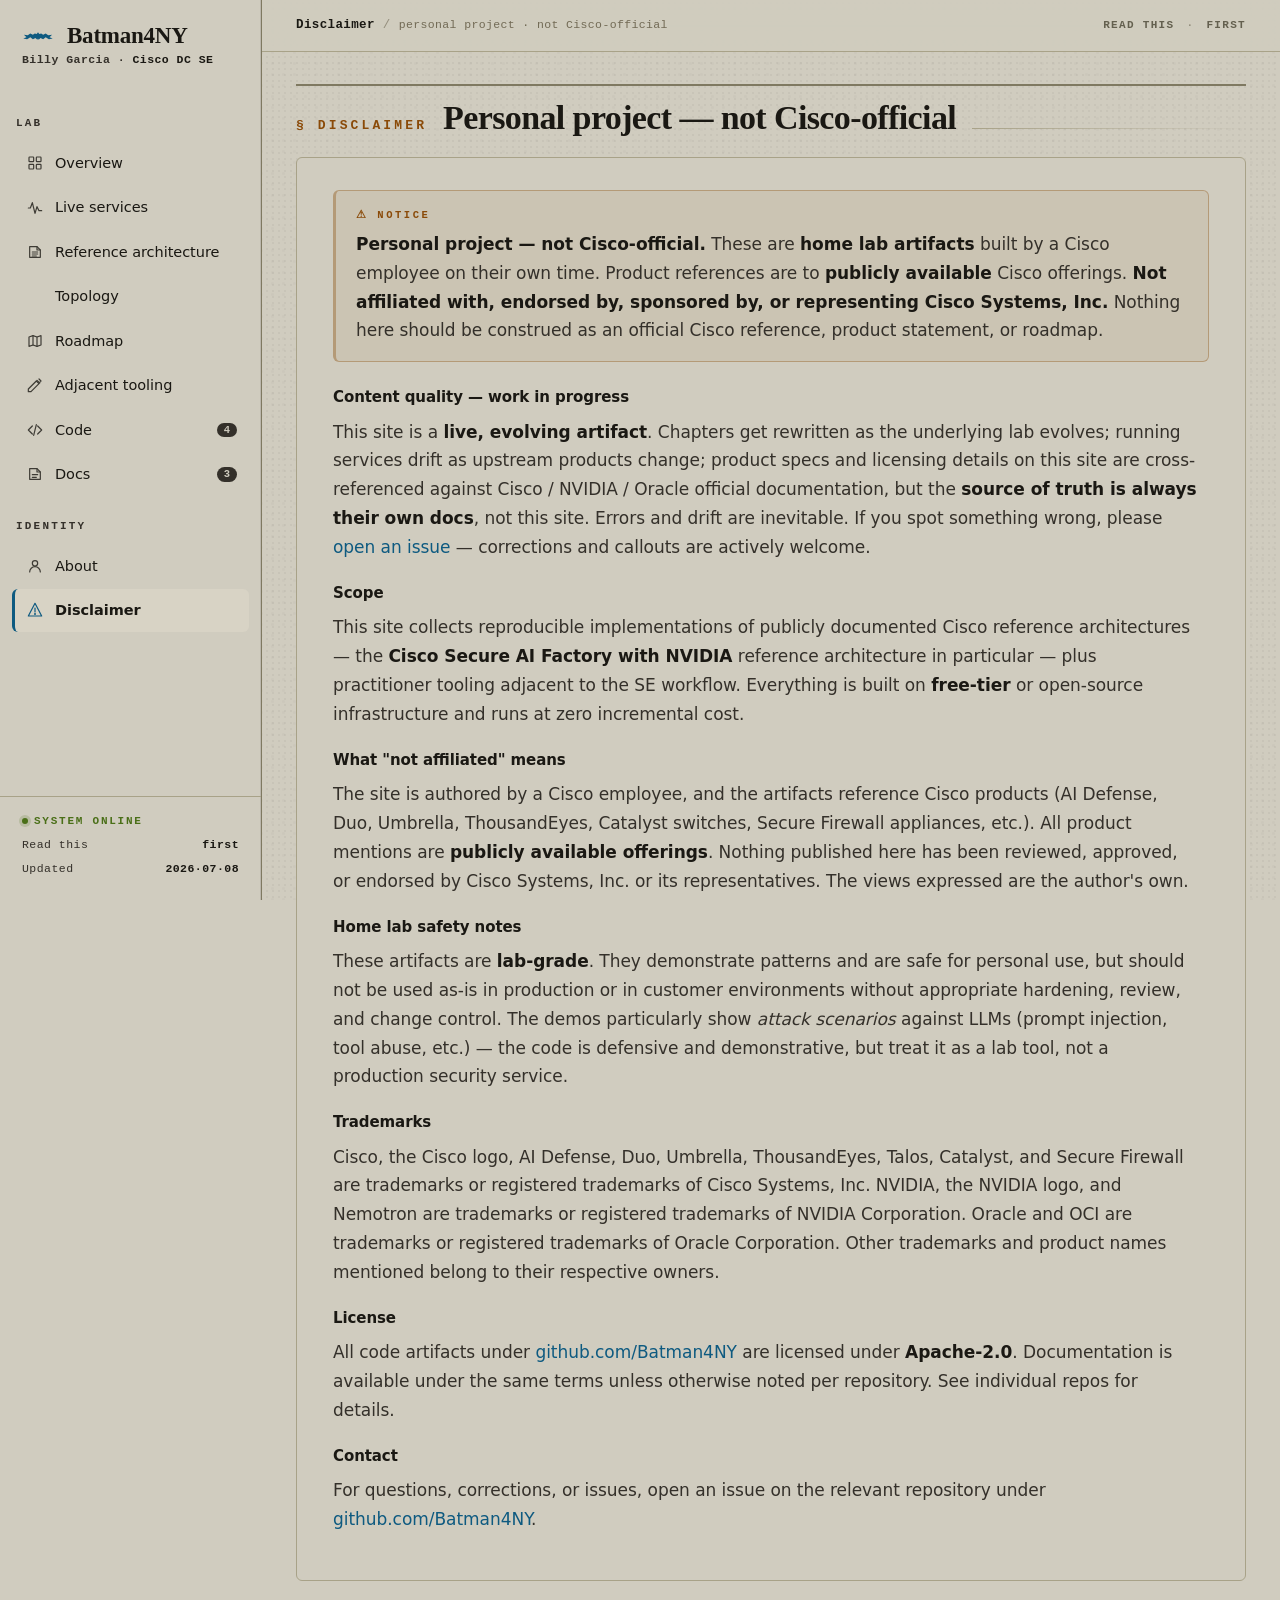
<file: disclaimer/index.html>
<!doctype html>
<html lang="en">
<head>
<meta charset="utf-8">
<meta name="viewport" content="width=device-width,initial-scale=1">
<meta name="color-scheme" content="light">
<title>Batman4NY · Disclaimer</title>
<meta name="description" content="Personal project — not Cisco-official. Home lab artifacts by a Cisco employee on their own time.">
<link rel="stylesheet" href="/assets/console.css">
<style>
  .disc-body{
    background: var(--paper);
    border: 1px solid var(--rule);
    border-radius: 10px;
    padding: 32px 36px;
  }
  .disc-body h2{
    font-size: 22px;font-weight:700;color:var(--ink);letter-spacing:-.014em;margin: 0 0 16px;
  }
  .disc-body h3{
    font-size: 15px;font-weight:700;color:var(--ink);letter-spacing:-.006em;margin: 20px 0 8px;
  }
  .disc-body p{
    font-size: 14.5px;line-height: 1.65;color: var(--ink-2);margin: 0 0 14px;max-width: 80ch;
  }
  .disc-body p b{color:var(--ink);font-weight:600}
  .disc-body .amber-strip{
    background: var(--amber-tint);
    border: 1px solid var(--amber-line);
    border-left-width: 3px;
    border-radius: 6px;
    padding: 16px 20px;margin-bottom: 24px;
  }
  .disc-body .amber-strip .label{
    font-family: "JetBrains Mono", ui-monospace, monospace;
    font-size:10.5px;letter-spacing:.24em;text-transform:uppercase;color:var(--amber);font-weight:700;
    display:block;margin-bottom:6px;
  }
  .disc-body .amber-strip p{margin-bottom:0;color:var(--ink-2)}
  .disc-body .amber-strip p b{color:var(--ink)}
</style>
</head>
<body>

<svg width="0" height="0" style="position:absolute" aria-hidden="true"><defs>
  <symbol id="bat" viewBox="0 0 100 32">
    <path fill="currentColor" d="M50 4 L46 10 L40 8 L34 12 L26 8 L18 14 L6 12 L14 20 L4 24 L16 26 L26 20 L34 26 L42 22 L48 28 L50 24 L52 28 L58 22 L66 26 L74 20 L84 26 L96 24 L86 20 L94 12 L82 14 L74 8 L66 12 L60 8 L54 10 Z"/>
  </symbol>
  <symbol id="i-grid" viewBox="0 0 24 24" fill="none" stroke="currentColor" stroke-width="1.8" stroke-linecap="round" stroke-linejoin="round"><rect x="3" y="3" width="7" height="7" rx="1"/><rect x="14" y="3" width="7" height="7" rx="1"/><rect x="3" y="14" width="7" height="7" rx="1"/><rect x="14" y="14" width="7" height="7" rx="1"/></symbol>
  <symbol id="i-signal" viewBox="0 0 24 24" fill="none" stroke="currentColor" stroke-width="1.8" stroke-linecap="round" stroke-linejoin="round"><path d="M2 12h3l3-8 4 16 3-10 3 6h4"/></symbol>
  <symbol id="i-book" viewBox="0 0 24 24" fill="none" stroke="currentColor" stroke-width="1.8" stroke-linecap="round" stroke-linejoin="round"><path d="M4 4h11l5 5v11H4z"/><path d="M15 4v5h5"/><line x1="8" y1="12" x2="16" y2="12"/><line x1="8" y1="15" x2="16" y2="15"/><line x1="8" y1="18" x2="14" y2="18"/></symbol>
  <symbol id="i-map" viewBox="0 0 24 24" fill="none" stroke="currentColor" stroke-width="1.8" stroke-linecap="round" stroke-linejoin="round"><path d="M9 4 3 6v14l6-2 6 2 6-2V4l-6 2z"/><path d="M9 4v14M15 6v14"/></symbol>
  <symbol id="i-tools" viewBox="0 0 24 24" fill="none" stroke="currentColor" stroke-width="1.8" stroke-linecap="round" stroke-linejoin="round"><path d="M14 6l4 4L6 22H2v-4z"/><path d="M15 5l4 4"/><path d="M18 3l3 3-2 2"/></symbol>
  <symbol id="i-code" viewBox="0 0 24 24" fill="none" stroke="currentColor" stroke-width="1.8" stroke-linecap="round" stroke-linejoin="round">
    <path d="m8 6-6 6 6 6"/><path d="m16 6 6 6-6 6"/><path d="m14 4-4 16"/>
  </symbol>
  <symbol id="i-docs" viewBox="0 0 24 24" fill="none" stroke="currentColor" stroke-width="1.8" stroke-linecap="round" stroke-linejoin="round">
    <path d="M4 4h11l5 5v11H4z"/><path d="M15 4v5h5"/><path d="M8 13h8M8 17h6"/>
  </symbol>
  <symbol id="i-user" viewBox="0 0 24 24" fill="none" stroke="currentColor" stroke-width="1.8" stroke-linecap="round" stroke-linejoin="round">
    <circle cx="12" cy="8" r="4"/><path d="M4 21a8 8 0 0 1 16 0"/>
  </symbol>
  <symbol id="i-warn" viewBox="0 0 24 24" fill="none" stroke="currentColor" stroke-width="1.8" stroke-linecap="round" stroke-linejoin="round">
    <path d="M12 2 2 21h20z"/><path d="M12 9v6"/><circle cx="12" cy="18" r=".6" fill="currentColor"/>
  </symbol>
</defs></svg>

<div class="app">

  <aside class="side">
    <div class="brand">
      <a href="/">
        <span class="mark"><svg><use href="#bat"/></svg></span>
        <span class="wm">Batman4NY</span>
      </a>
    </div>
    <div class="brand-role">Billy Garcia · <b>Cisco DC SE</b></div>

        <nav class="nav">
      <div class="sec">Lab</div>
      <a class="navlink" href="/"><svg><use href="#i-grid"/></svg> Overview</a>
      <a class="navlink" href="/live/"><svg><use href="#i-signal"/></svg> Live services<span class="live"></span></a>
      <a class="navlink" href="/reference/"><svg><use href="#i-book"/></svg> Reference architecture</a>
      <a class="navlink" href="/topology/"><svg><use href="#i-topo"/></svg> Topology</a>
      <a class="navlink" href="/roadmap/"><svg><use href="#i-map"/></svg> Roadmap</a>
      <a class="navlink" href="/adjacent/"><svg><use href="#i-tools"/></svg> Adjacent tooling</a>
      <a class="navlink " href="/code/"><svg><use href="#i-code"/></svg> Code<span class="cnt">4</span></a>
      <a class="navlink " href="/docs/"><svg><use href="#i-docs"/></svg> Docs<span class="cnt">3</span></a>
      <div class="sec">Identity</div>
      <a class="navlink " href="/about/"><svg><use href="#i-user"/></svg> About</a>
      <a class="navlink active" href="/disclaimer/"><svg><use href="#i-warn"/></svg> Disclaimer</a>
    </nav>

    <div class="foot">
      <div class="row"><span class="live-t"><span class="dot"></span>SYSTEM ONLINE</span></div>
      <div class="row"><span>Read this</span><b>first</b></div>
      <div class="row"><span>Updated</span><b>2026·07·08</b></div>
    </div>
  </aside>

  <main>
    <div class="topbar">
      <span class="crumb"><b>Disclaimer</b><span class="sep">/</span><span class="path">personal project · not Cisco-official</span></span>
      <span class="status">
        <span>read this</span>
        <span class="sep">·</span>
        <span>first</span>
      </span>
    </div>

    <div class="content">

      <section>
        <div class="sec-head">
          <span class="eyebrow a">§ Disclaimer</span>
          <span class="t">Personal project — not Cisco-official</span>
          <span class="r"></span>
        </div>

        <div class="disc-body">
          <div class="amber-strip">
            <span class="label">⚠ Notice</span>
            <p>
              <b>Personal project — not Cisco-official.</b> These are <b>home lab artifacts</b> built by a Cisco employee on their own time. Product references are to <b>publicly available</b> Cisco offerings. <b>Not affiliated with, endorsed by, sponsored by, or representing Cisco Systems, Inc.</b> Nothing here should be construed as an official Cisco reference, product statement, or roadmap.
            </p>
          </div>

          <h3>Content quality — work in progress</h3>
          <p>
            This site is a <b>live, evolving artifact</b>. Chapters get rewritten as the underlying lab evolves; running services drift as upstream products change; product specs and licensing details on this site are cross-referenced against Cisco / NVIDIA / Oracle official documentation, but the <b>source of truth is always their own docs</b>, not this site. Errors and drift are inevitable. If you spot something wrong, please <a href="https://github.com/Batman4NY/batman4ny.github.io/issues">open an issue</a> — corrections and callouts are actively welcome.
          </p>

          <h3>Scope</h3>
          <p>
            This site collects reproducible implementations of publicly documented Cisco reference architectures — the <b>Cisco Secure AI Factory with NVIDIA</b> reference architecture in particular — plus practitioner tooling adjacent to the SE workflow. Everything is built on <b>free-tier</b> or open-source infrastructure and runs at zero incremental cost.
          </p>

          <h3>What "not affiliated" means</h3>
          <p>
            The site is authored by a Cisco employee, and the artifacts reference Cisco products (AI Defense, Duo, Umbrella, ThousandEyes, Catalyst switches, Secure Firewall appliances, etc.). All product mentions are <b>publicly available offerings</b>. Nothing published here has been reviewed, approved, or endorsed by Cisco Systems, Inc. or its representatives. The views expressed are the author's own.
          </p>

          <h3>Home lab safety notes</h3>
          <p>
            These artifacts are <b>lab-grade</b>. They demonstrate patterns and are safe for personal use, but should not be used as-is in production or in customer environments without appropriate hardening, review, and change control. The demos particularly show <em>attack scenarios</em> against LLMs (prompt injection, tool abuse, etc.) — the code is defensive and demonstrative, but treat it as a lab tool, not a production security service.
          </p>

          <h3>Trademarks</h3>
          <p>
            Cisco, the Cisco logo, AI Defense, Duo, Umbrella, ThousandEyes, Talos, Catalyst, and Secure Firewall are trademarks or registered trademarks of Cisco Systems, Inc. NVIDIA, the NVIDIA logo, and Nemotron are trademarks or registered trademarks of NVIDIA Corporation. Oracle and OCI are trademarks or registered trademarks of Oracle Corporation. Other trademarks and product names mentioned belong to their respective owners.
          </p>

          <h3>License</h3>
          <p>
            All code artifacts under <a href="https://github.com/Batman4NY">github.com/Batman4NY</a> are licensed under <b>Apache-2.0</b>. Documentation is available under the same terms unless otherwise noted per repository. See individual repos for details.
          </p>

          <h3>Contact</h3>
          <p>
            For questions, corrections, or issues, open an issue on the relevant repository under <a href="https://github.com/Batman4NY">github.com/Batman4NY</a>.
          </p>
        </div>
      </section>

    </div>
  </main>
</div>

</body>
</html>
</file>
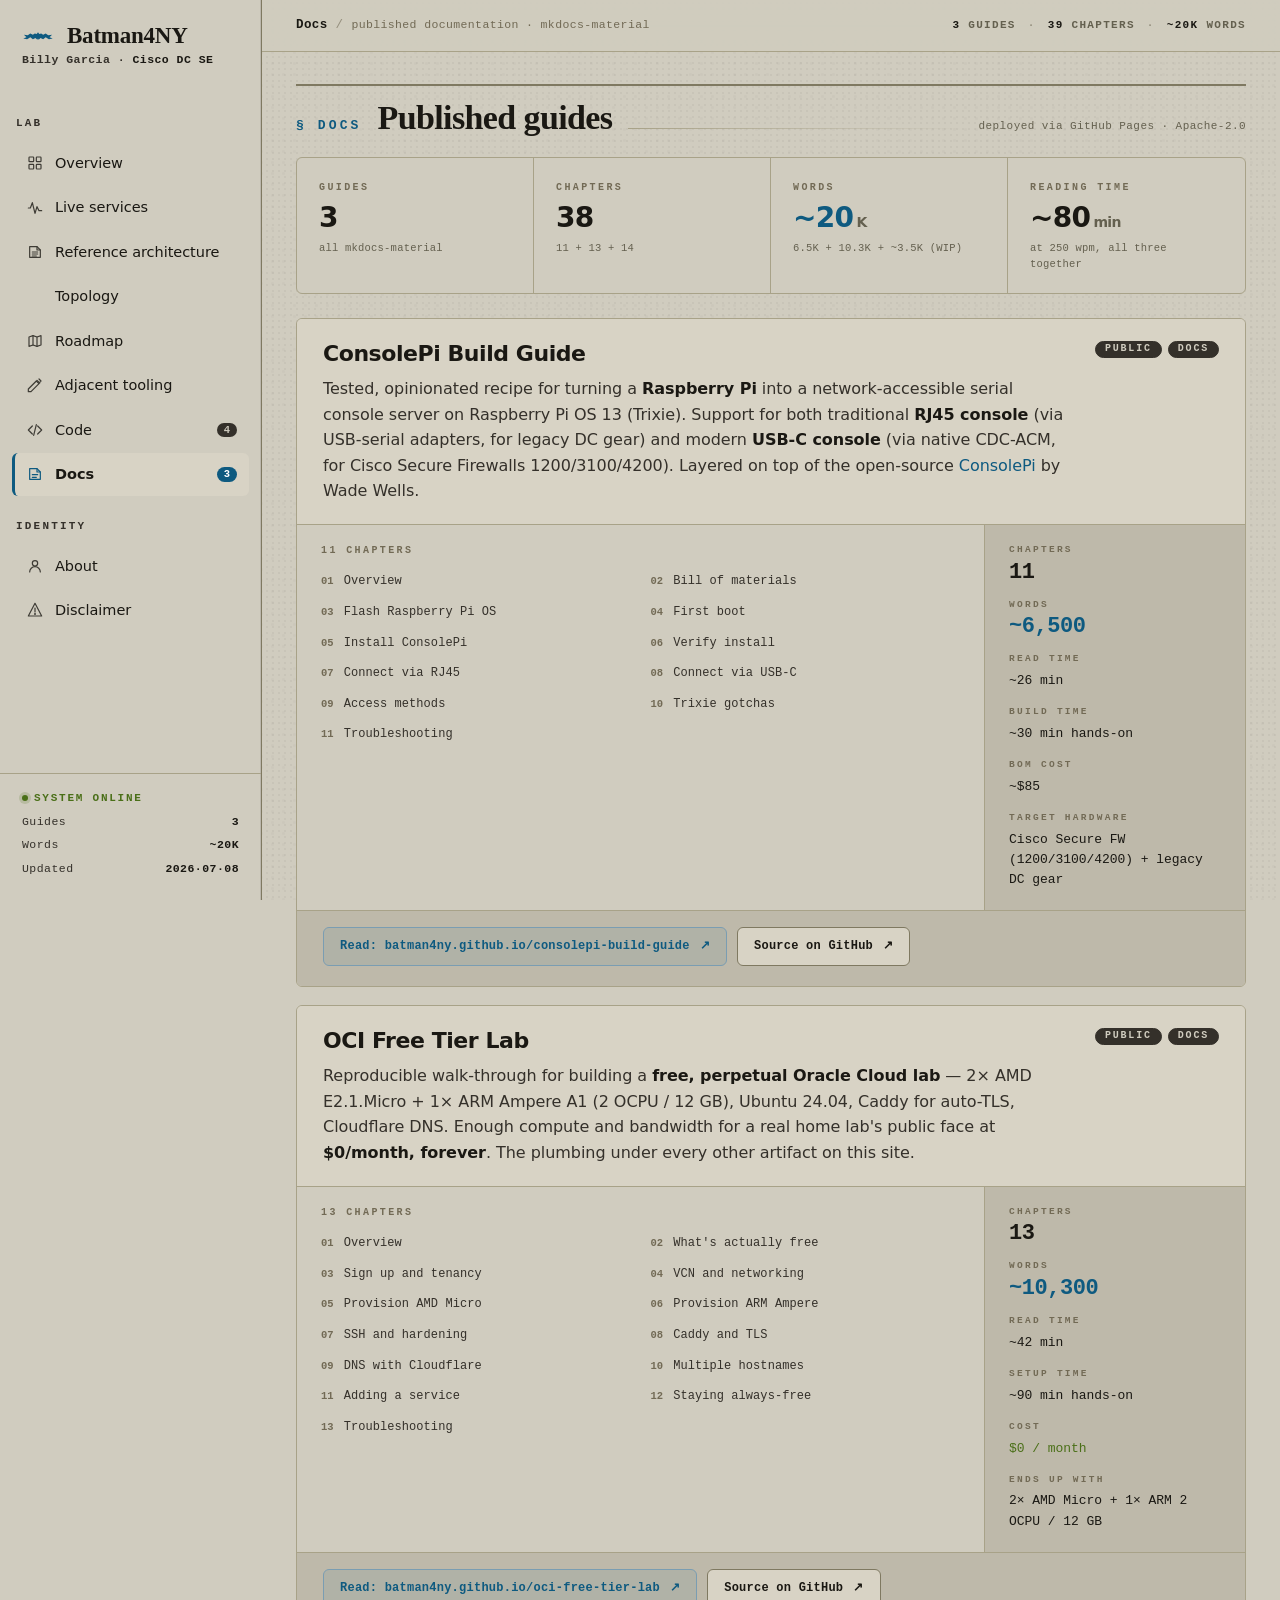
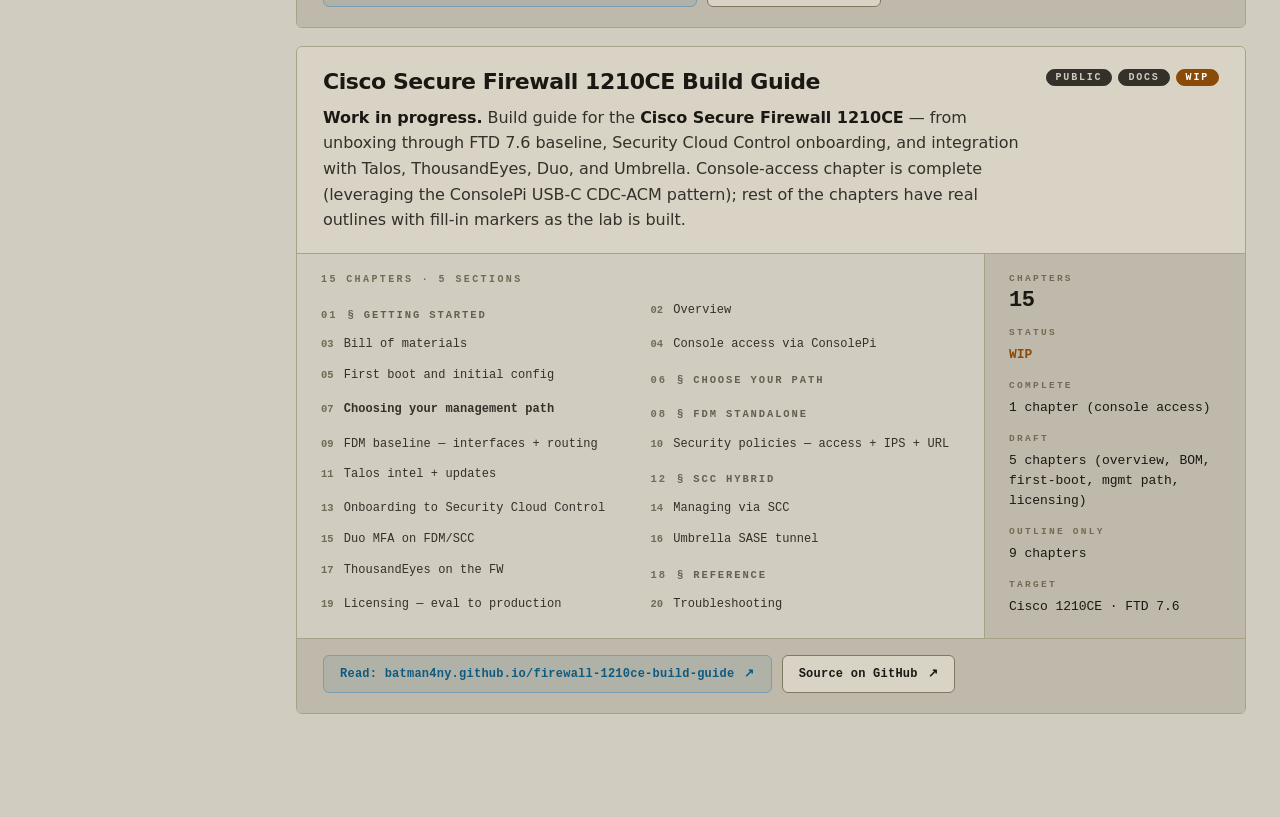
<file: docs/index.html>
<!doctype html>
<html lang="en">
<head>
<meta charset="utf-8">
<meta name="viewport" content="width=device-width,initial-scale=1">
<meta name="color-scheme" content="light">
<title>Batman4NY · Docs — Published Guides</title>
<meta name="description" content="Published documentation from Batman4NY — ConsolePi Build Guide and OCI Free Tier Lab build guide.">
<link rel="stylesheet" href="/assets/console.css">
<style>
  /* ── docs-page specific: guide entries ────────────────────────────── */
  .guide{
    background: var(--paper);
    border: 1px solid var(--rule);
    border-radius: 10px;
    margin-bottom: 18px;
    overflow: hidden;
    transition: border-color .16s ease;
  }
  .guide:hover{border-color: var(--rule-str)}
  .guide-head{
    padding: 22px 26px 20px;
    display:flex;align-items:flex-start;gap:16px;flex-wrap:wrap;
    border-bottom: 1px solid var(--rule);
    background: var(--paper-hi);
  }
  .guide-head .name-block{flex:1;min-width:260px}
  .guide-head .name{
    font-size: 22px;font-weight: 780;color: var(--ink);letter-spacing: -.02em;line-height: 1.16;
  }
  .guide-head .name a{color:var(--ink)}
  .guide-head .name a:hover{color:var(--cyan)}
  .guide-head .desc{
    font-size: 14px;line-height: 1.55;color: var(--ink-2);margin: 10px 0 0;max-width: 76ch;
  }
  .guide-head .desc b{color:var(--ink);font-weight:600}
  .guide-head .pills{display:flex;gap:6px;flex-wrap:wrap;align-items:center}

  .guide-body{
    display:grid;grid-template-columns: 1fr 260px;gap: 0;
  }
  @media(max-width:820px){.guide-body{grid-template-columns:1fr}}

  .guide-toc{
    padding: 18px 24px 20px;
    border-right: 1px solid var(--rule);
  }
  @media(max-width:820px){.guide-toc{border-right:0;border-bottom:1px solid var(--rule)}}
  .guide-toc .k{
    font-family: "JetBrains Mono", ui-monospace, monospace;
    font-size:10px;letter-spacing:.24em;text-transform:uppercase;color:var(--muted);font-weight:700;
    margin-bottom: 10px;
  }
  .guide-toc ol{
    padding-left: 0;list-style: none;margin: 0;
    counter-reset: toc;
    display:grid;grid-template-columns:1fr 1fr;gap:4px 20px;
  }
  @media(max-width:640px){.guide-toc ol{grid-template-columns:1fr}}
  .guide-toc li{
    counter-increment: toc;
    display:flex;align-items:baseline;gap:10px;
    font-family: "JetBrains Mono", ui-monospace, monospace;
    font-size:12px;color:var(--ink-2);letter-spacing:.005em;
    padding: 4px 0;
  }
  .guide-toc li::before{
    content: counter(toc, decimal-leading-zero);
    color: var(--muted);font-weight:700;font-size:10.5px;flex-shrink:0;
  }
  .guide-toc li a{color:var(--ink-2)}
  .guide-toc li a:hover{color:var(--cyan)}

  .guide-facts{
    padding: 18px 24px 20px;
    background: var(--paper-lo);
  }
  .guide-facts .fact{margin-bottom: 14px}
  .guide-facts .fact:last-child{margin-bottom:0}
  .guide-facts .fact .k{
    font-family: "JetBrains Mono", ui-monospace, monospace;
    font-size:9.5px;letter-spacing:.24em;text-transform:uppercase;color:var(--muted);font-weight:700;
    margin-bottom: 4px;
  }
  .guide-facts .fact .v{
    font-family: "JetBrains Mono", ui-monospace, monospace;
    font-size:13px;color:var(--ink);letter-spacing:-.004em;
  }
  .guide-facts .fact .v.big{
    font-size:22px;font-weight:800;letter-spacing:-.02em;color:var(--ink);line-height:1;
    font-variant-numeric:tabular-nums;
  }
  .guide-facts .fact .v.cy{color:var(--cyan)}
  .guide-facts .fact .v.gn{color:var(--green)}
  .guide-facts .fact .v .unit{font-size:12.5px;color:var(--ink-3);font-weight:600;margin-left:2px}

  .guide-jumps{
    display:flex;gap:10px;flex-wrap:wrap;padding: 16px 26px 20px;
    border-top: 1px solid var(--rule);
    background: var(--paper-lo);
  }
  .guide-jump{
    display:inline-flex;align-items:center;gap:10px;
    font-family: "JetBrains Mono", ui-monospace, monospace;
    font-size:12px;color:var(--cyan);font-weight:700;letter-spacing:.02em;
    padding: 9px 16px;background: var(--cyan-tint);
    border: 1px solid var(--cyan-lo);border-radius: 6px;transition: .16s ease;
  }
  .guide-jump:hover{background: var(--cyan);color: var(--bg);text-decoration:none}
  .guide-jump .arr{transition: transform .16s ease}
  .guide-jump:hover .arr{transform: translateX(3px)}
  .guide-jump.gh{color:var(--ink);background:var(--paper-hi);border-color:var(--rule-str)}
  .guide-jump.gh:hover{background:var(--ink);color:var(--bg);border-color:var(--ink)}

  .lib-summary{
    display:grid;grid-template-columns: repeat(4,1fr);gap:0;
    background: var(--paper);
    border: 1px solid var(--rule);
    border-radius: 10px;overflow:hidden;
    margin-bottom: 24px;
  }
  .lib-summary .cell{padding:22px 22px 20px;border-right: 1px solid var(--rule)}
  .lib-summary .cell:last-child{border-right:0}
  .lib-summary .cell .k{
    font-family: "JetBrains Mono", ui-monospace, monospace;
    font-size:10px;letter-spacing:.24em;text-transform:uppercase;color:var(--muted);font-weight:700;
    margin-bottom:8px;
  }
  .lib-summary .cell .v{
    font-size:28px;font-weight:800;color:var(--ink);letter-spacing:-.024em;line-height:1;
    font-variant-numeric:tabular-nums;
    display:flex;align-items:baseline;gap:3px;
  }
  .lib-summary .cell .v .u{font-size:14px;color:var(--ink-3);font-weight:600}
  .lib-summary .cell .v.cy{color:var(--cyan)}
  .lib-summary .cell .sub{
    font-family: "JetBrains Mono", ui-monospace, monospace;
    font-size:10.5px;color:var(--ink-3);letter-spacing:.02em;margin-top:8px;
  }
  @media(max-width:820px){.lib-summary{grid-template-columns:1fr 1fr}.lib-summary .cell:nth-child(2){border-right:0}.lib-summary .cell:nth-child(1),.lib-summary .cell:nth-child(2){border-bottom:1px solid var(--rule)}}

</style>
</head>
<body>

<svg width="0" height="0" style="position:absolute" aria-hidden="true"><defs>
  <symbol id="bat" viewBox="0 0 100 32">
    <path fill="currentColor" d="M50 4 L46 10 L40 8 L34 12 L26 8 L18 14 L6 12 L14 20 L4 24 L16 26 L26 20 L34 26 L42 22 L48 28 L50 24 L52 28 L58 22 L66 26 L74 20 L84 26 L96 24 L86 20 L94 12 L82 14 L74 8 L66 12 L60 8 L54 10 Z"/>
  </symbol>
  <symbol id="i-grid" viewBox="0 0 24 24" fill="none" stroke="currentColor" stroke-width="1.8" stroke-linecap="round" stroke-linejoin="round"><rect x="3" y="3" width="7" height="7" rx="1"/><rect x="14" y="3" width="7" height="7" rx="1"/><rect x="3" y="14" width="7" height="7" rx="1"/><rect x="14" y="14" width="7" height="7" rx="1"/></symbol>
  <symbol id="i-signal" viewBox="0 0 24 24" fill="none" stroke="currentColor" stroke-width="1.8" stroke-linecap="round" stroke-linejoin="round"><path d="M2 12h3l3-8 4 16 3-10 3 6h4"/></symbol>
  <symbol id="i-book" viewBox="0 0 24 24" fill="none" stroke="currentColor" stroke-width="1.8" stroke-linecap="round" stroke-linejoin="round"><path d="M4 4h11l5 5v11H4z"/><path d="M15 4v5h5"/><line x1="8" y1="12" x2="16" y2="12"/><line x1="8" y1="15" x2="16" y2="15"/><line x1="8" y1="18" x2="14" y2="18"/></symbol>
  <symbol id="i-map" viewBox="0 0 24 24" fill="none" stroke="currentColor" stroke-width="1.8" stroke-linecap="round" stroke-linejoin="round"><path d="M9 4 3 6v14l6-2 6 2 6-2V4l-6 2z"/><path d="M9 4v14M15 6v14"/></symbol>
  <symbol id="i-tools" viewBox="0 0 24 24" fill="none" stroke="currentColor" stroke-width="1.8" stroke-linecap="round" stroke-linejoin="round"><path d="M14 6l4 4L6 22H2v-4z"/><path d="M15 5l4 4"/><path d="M18 3l3 3-2 2"/></symbol>
  <symbol id="i-code" viewBox="0 0 24 24" fill="none" stroke="currentColor" stroke-width="1.8" stroke-linecap="round" stroke-linejoin="round">
    <path d="m8 6-6 6 6 6"/><path d="m16 6 6 6-6 6"/><path d="m14 4-4 16"/>
  </symbol>
  <symbol id="i-docs" viewBox="0 0 24 24" fill="none" stroke="currentColor" stroke-width="1.8" stroke-linecap="round" stroke-linejoin="round">
    <path d="M4 4h11l5 5v11H4z"/><path d="M15 4v5h5"/><path d="M8 13h8M8 17h6"/>
  </symbol>
  <symbol id="i-user" viewBox="0 0 24 24" fill="none" stroke="currentColor" stroke-width="1.8" stroke-linecap="round" stroke-linejoin="round">
    <circle cx="12" cy="8" r="4"/><path d="M4 21a8 8 0 0 1 16 0"/>
  </symbol>
  <symbol id="i-warn" viewBox="0 0 24 24" fill="none" stroke="currentColor" stroke-width="1.8" stroke-linecap="round" stroke-linejoin="round">
    <path d="M12 2 2 21h20z"/><path d="M12 9v6"/><circle cx="12" cy="18" r=".6" fill="currentColor"/>
  </symbol>
</defs></svg>

<div class="app">

  <aside class="side">
    <div class="brand">
      <a href="/">
        <span class="mark"><svg><use href="#bat"/></svg></span>
        <span class="wm">Batman4NY</span>
      </a>
    </div>
    <div class="brand-role">Billy Garcia · <b>Cisco DC SE</b></div>

        <nav class="nav">
      <div class="sec">Lab</div>
      <a class="navlink" href="/"><svg><use href="#i-grid"/></svg> Overview</a>
      <a class="navlink" href="/live/"><svg><use href="#i-signal"/></svg> Live services<span class="live"></span></a>
      <a class="navlink" href="/reference/"><svg><use href="#i-book"/></svg> Reference architecture</a>
      <a class="navlink" href="/topology/"><svg><use href="#i-topo"/></svg> Topology</a>
      <a class="navlink" href="/roadmap/"><svg><use href="#i-map"/></svg> Roadmap</a>
      <a class="navlink" href="/adjacent/"><svg><use href="#i-tools"/></svg> Adjacent tooling</a>
      <a class="navlink " href="/code/"><svg><use href="#i-code"/></svg> Code<span class="cnt">4</span></a>
      <a class="navlink active" href="/docs/"><svg><use href="#i-docs"/></svg> Docs<span class="cnt">3</span></a>
      <div class="sec">Identity</div>
      <a class="navlink " href="/about/"><svg><use href="#i-user"/></svg> About</a>
      <a class="navlink " href="/disclaimer/"><svg><use href="#i-warn"/></svg> Disclaimer</a>
    </nav>

    <div class="foot">
      <div class="row"><span class="live-t"><span class="dot"></span>SYSTEM ONLINE</span></div>
      <div class="row"><span>Guides</span><b>3</b></div>
      <div class="row"><span>Words</span><b>~20K</b></div>
      <div class="row"><span>Updated</span><b>2026·07·08</b></div>
    </div>
  </aside>

  <main>
    <div class="topbar">
      <span class="crumb"><b>Docs</b><span class="sep">/</span><span class="path">published documentation · mkdocs-material</span></span>
      <span class="status">
        <span><b>3</b> guides</span>
        <span class="sep">·</span>
        <span><b>39</b> chapters</span>
        <span class="sep">·</span>
        <span><b>~20K</b> words</span>
      </span>
    </div>

    <div class="content">

      <section>
        <div class="sec-head">
          <span class="eyebrow">§ Docs</span>
          <span class="t">Published guides</span>
          <span class="r"></span>
          <span class="x">deployed via GitHub Pages · Apache-2.0</span>
        </div>

        <div class="lib-summary">
          <div class="cell">
            <div class="k">Guides</div>
            <div class="v">3</div>
            <div class="sub">all mkdocs-material</div>
          </div>
          <div class="cell">
            <div class="k">Chapters</div>
            <div class="v">38</div>
            <div class="sub">11 + 13 + 14</div>
          </div>
          <div class="cell">
            <div class="k">Words</div>
            <div class="v cy">~20<span class="u">K</span></div>
            <div class="sub">6.5K + 10.3K + ~3.5K (WIP)</div>
          </div>
          <div class="cell">
            <div class="k">Reading time</div>
            <div class="v">~80<span class="u">min</span></div>
            <div class="sub">at 250 wpm, all three together</div>
          </div>
        </div>

        <!-- GUIDE 1 — ConsolePi Build Guide -->
        <article class="guide">
          <div class="guide-head">
            <div class="name-block">
              <div class="name"><a href="https://batman4ny.github.io/consolepi-build-guide/" target="_blank" rel="noopener noreferrer">ConsolePi Build Guide</a></div>
              <p class="desc">
                Tested, opinionated recipe for turning a <b>Raspberry Pi</b> into a network-accessible serial console server on Raspberry Pi OS 13 (Trixie). Support for both traditional <b>RJ45 console</b> (via USB-serial adapters, for legacy DC gear) and modern <b>USB-C console</b> (via native CDC-ACM, for Cisco Secure Firewalls 1200/3100/4200). Layered on top of the open-source <a href="https://github.com/Pack3tL0ss/ConsolePi">ConsolePi</a> by Wade Wells.
              </p>
            </div>
            <div class="pills">
              <span class="pill pub">Public</span>
              <span class="pill doc">Docs</span>
            </div>
          </div>
          <div class="guide-body">
            <div class="guide-toc">
              <div class="k">11 chapters</div>
              <ol>
                <li><a href="https://batman4ny.github.io/consolepi-build-guide/" target="_blank" rel="noopener noreferrer">Overview</a></li>
                <li><a href="https://batman4ny.github.io/consolepi-build-guide/bill-of-materials/" target="_blank" rel="noopener noreferrer">Bill of materials</a></li>
                <li><a href="https://batman4ny.github.io/consolepi-build-guide/flash-raspios/" target="_blank" rel="noopener noreferrer">Flash Raspberry Pi OS</a></li>
                <li><a href="https://batman4ny.github.io/consolepi-build-guide/first-boot/" target="_blank" rel="noopener noreferrer">First boot</a></li>
                <li><a href="https://batman4ny.github.io/consolepi-build-guide/install-consolepi/" target="_blank" rel="noopener noreferrer">Install ConsolePi</a></li>
                <li><a href="https://batman4ny.github.io/consolepi-build-guide/verify-install/" target="_blank" rel="noopener noreferrer">Verify install</a></li>
                <li><a href="https://batman4ny.github.io/consolepi-build-guide/connect-cisco-rj45/" target="_blank" rel="noopener noreferrer">Connect via RJ45</a></li>
                <li><a href="https://batman4ny.github.io/consolepi-build-guide/connect-cisco-usb-c/" target="_blank" rel="noopener noreferrer">Connect via USB-C</a></li>
                <li><a href="https://batman4ny.github.io/consolepi-build-guide/access-methods/" target="_blank" rel="noopener noreferrer">Access methods</a></li>
                <li><a href="https://batman4ny.github.io/consolepi-build-guide/trixie-gotchas/" target="_blank" rel="noopener noreferrer">Trixie gotchas</a></li>
                <li><a href="https://batman4ny.github.io/consolepi-build-guide/troubleshooting/" target="_blank" rel="noopener noreferrer">Troubleshooting</a></li>
              </ol>
            </div>
            <div class="guide-facts">
              <div class="fact">
                <div class="k">Chapters</div>
                <div class="v big">11</div>
              </div>
              <div class="fact">
                <div class="k">Words</div>
                <div class="v big cy">~6,500</div>
              </div>
              <div class="fact">
                <div class="k">Read time</div>
                <div class="v">~26 min</div>
              </div>
              <div class="fact">
                <div class="k">Build time</div>
                <div class="v">~30 min hands-on</div>
              </div>
              <div class="fact">
                <div class="k">BOM cost</div>
                <div class="v">~$85</div>
              </div>
              <div class="fact">
                <div class="k">Target hardware</div>
                <div class="v">Cisco Secure FW (1200/3100/4200) + legacy DC gear</div>
              </div>
            </div>
          </div>
          <div class="guide-jumps">
            <a class="guide-jump" href="https://batman4ny.github.io/consolepi-build-guide/" target="_blank" rel="noopener noreferrer">
              <span>Read: batman4ny.github.io/consolepi-build-guide</span>
              <span class="arr">↗</span>
            </a>
            <a class="guide-jump gh" href="https://github.com/Batman4NY/consolepi-build-guide">
              <span>Source on GitHub</span>
              <span class="arr">↗</span>
            </a>
          </div>
        </article>

        <!-- GUIDE 2 — OCI Free Tier Lab -->
        <article class="guide">
          <div class="guide-head">
            <div class="name-block">
              <div class="name"><a href="https://batman4ny.github.io/oci-free-tier-lab/" target="_blank" rel="noopener noreferrer">OCI Free Tier Lab</a></div>
              <p class="desc">
                Reproducible walk-through for building a <b>free, perpetual Oracle Cloud lab</b> — 2× AMD E2.1.Micro + 1× ARM Ampere A1 (2 OCPU / 12 GB), Ubuntu 24.04, Caddy for auto-TLS, Cloudflare DNS. Enough compute and bandwidth for a real home lab's public face at <b>$0/month, forever</b>. The plumbing under every other artifact on this site.
              </p>
            </div>
            <div class="pills">
              <span class="pill pub">Public</span>
              <span class="pill doc">Docs</span>
            </div>
          </div>
          <div class="guide-body">
            <div class="guide-toc">
              <div class="k">13 chapters</div>
              <ol>
                <li><a href="https://batman4ny.github.io/oci-free-tier-lab/" target="_blank" rel="noopener noreferrer">Overview</a></li>
                <li><a href="https://batman4ny.github.io/oci-free-tier-lab/free-tier-allowance/" target="_blank" rel="noopener noreferrer">What's actually free</a></li>
                <li><a href="https://batman4ny.github.io/oci-free-tier-lab/signup-and-tenancy/" target="_blank" rel="noopener noreferrer">Sign up and tenancy</a></li>
                <li><a href="https://batman4ny.github.io/oci-free-tier-lab/networking/" target="_blank" rel="noopener noreferrer">VCN and networking</a></li>
                <li><a href="https://batman4ny.github.io/oci-free-tier-lab/provision-amd/" target="_blank" rel="noopener noreferrer">Provision AMD Micro</a></li>
                <li><a href="https://batman4ny.github.io/oci-free-tier-lab/provision-arm/" target="_blank" rel="noopener noreferrer">Provision ARM Ampere</a></li>
                <li><a href="https://batman4ny.github.io/oci-free-tier-lab/ssh-and-hardening/" target="_blank" rel="noopener noreferrer">SSH and hardening</a></li>
                <li><a href="https://batman4ny.github.io/oci-free-tier-lab/caddy-tls/" target="_blank" rel="noopener noreferrer">Caddy and TLS</a></li>
                <li><a href="https://batman4ny.github.io/oci-free-tier-lab/dns-cloudflare/" target="_blank" rel="noopener noreferrer">DNS with Cloudflare</a></li>
                <li><a href="https://batman4ny.github.io/oci-free-tier-lab/multi-hostname/" target="_blank" rel="noopener noreferrer">Multiple hostnames</a></li>
                <li><a href="https://batman4ny.github.io/oci-free-tier-lab/service-template/" target="_blank" rel="noopener noreferrer">Adding a service</a></li>
                <li><a href="https://batman4ny.github.io/oci-free-tier-lab/staying-free/" target="_blank" rel="noopener noreferrer">Staying always-free</a></li>
                <li><a href="https://batman4ny.github.io/oci-free-tier-lab/troubleshooting/" target="_blank" rel="noopener noreferrer">Troubleshooting</a></li>
              </ol>
            </div>
            <div class="guide-facts">
              <div class="fact">
                <div class="k">Chapters</div>
                <div class="v big">13</div>
              </div>
              <div class="fact">
                <div class="k">Words</div>
                <div class="v big cy">~10,300</div>
              </div>
              <div class="fact">
                <div class="k">Read time</div>
                <div class="v">~42 min</div>
              </div>
              <div class="fact">
                <div class="k">Setup time</div>
                <div class="v">~90 min hands-on</div>
              </div>
              <div class="fact">
                <div class="k">Cost</div>
                <div class="v gn">$0 / month</div>
              </div>
              <div class="fact">
                <div class="k">Ends up with</div>
                <div class="v">2× AMD Micro + 1× ARM 2 OCPU / 12 GB</div>
              </div>
            </div>
          </div>
          <div class="guide-jumps">
            <a class="guide-jump" href="https://batman4ny.github.io/oci-free-tier-lab/" target="_blank" rel="noopener noreferrer">
              <span>Read: batman4ny.github.io/oci-free-tier-lab</span>
              <span class="arr">↗</span>
            </a>
            <a class="guide-jump gh" href="https://github.com/Batman4NY/oci-free-tier-lab">
              <span>Source on GitHub</span>
              <span class="arr">↗</span>
            </a>
          </div>
        </article>

        <!-- GUIDE 3 — firewall-1210ce-build-guide (WIP) -->
        <article class="guide">
          <div class="guide-head">
            <div class="name-block">
              <div class="name"><a href="https://batman4ny.github.io/firewall-1210ce-build-guide/" target="_blank" rel="noopener noreferrer">Cisco Secure Firewall 1210CE Build Guide</a></div>
              <p class="desc">
                <b>Work in progress.</b> Build guide for the <b>Cisco Secure Firewall 1210CE</b> — from unboxing through FTD 7.6 baseline, Security Cloud Control onboarding, and integration with Talos, ThousandEyes, Duo, and Umbrella. Console-access chapter is complete (leveraging the ConsolePi USB-C CDC-ACM pattern); rest of the chapters have real outlines with fill-in markers as the lab is built.
              </p>
            </div>
            <div class="pills">
              <span class="pill pub">Public</span>
              <span class="pill doc">Docs</span>
              <span class="pill wip">WIP</span>
            </div>
          </div>
          <div class="guide-body">
            <div class="guide-toc">
              <div class="k">15 chapters · 5 sections</div>
              <ol>
                <li style="list-style:none;margin-top:6px;font-family:'JetBrains Mono',ui-monospace,monospace;font-size:10.5px;letter-spacing:.18em;text-transform:uppercase;color:var(--ink-3);font-weight:700">§ Getting started</li>
                <li><a href="https://batman4ny.github.io/firewall-1210ce-build-guide/" target="_blank" rel="noopener noreferrer">Overview</a></li>
                <li><a href="https://batman4ny.github.io/firewall-1210ce-build-guide/bill-of-materials/" target="_blank" rel="noopener noreferrer">Bill of materials</a></li>
                <li><a href="https://batman4ny.github.io/firewall-1210ce-build-guide/console-access/" target="_blank" rel="noopener noreferrer">Console access via ConsolePi</a></li>
                <li><a href="https://batman4ny.github.io/firewall-1210ce-build-guide/first-boot/" target="_blank" rel="noopener noreferrer">First boot and initial config</a></li>
                <li style="list-style:none;margin-top:6px;font-family:'JetBrains Mono',ui-monospace,monospace;font-size:10.5px;letter-spacing:.18em;text-transform:uppercase;color:var(--ink-3);font-weight:700">§ Choose your path</li>
                <li><a href="https://batman4ny.github.io/firewall-1210ce-build-guide/choose-mgmt-path/" target="_blank" rel="noopener noreferrer"><b>Choosing your management path</b></a></li>
                <li style="list-style:none;margin-top:6px;font-family:'JetBrains Mono',ui-monospace,monospace;font-size:10.5px;letter-spacing:.18em;text-transform:uppercase;color:var(--ink-3);font-weight:700">§ FDM standalone</li>
                <li><a href="https://batman4ny.github.io/firewall-1210ce-build-guide/fdm-baseline/" target="_blank" rel="noopener noreferrer">FDM baseline — interfaces + routing</a></li>
                <li><a href="https://batman4ny.github.io/firewall-1210ce-build-guide/security-policies/" target="_blank" rel="noopener noreferrer">Security policies — access + IPS + URL</a></li>
                <li><a href="https://batman4ny.github.io/firewall-1210ce-build-guide/talos-intel/" target="_blank" rel="noopener noreferrer">Talos intel + updates</a></li>
                <li style="list-style:none;margin-top:6px;font-family:'JetBrains Mono',ui-monospace,monospace;font-size:10.5px;letter-spacing:.18em;text-transform:uppercase;color:var(--ink-3);font-weight:700">§ SCC hybrid</li>
                <li><a href="https://batman4ny.github.io/firewall-1210ce-build-guide/scc-onboarding/" target="_blank" rel="noopener noreferrer">Onboarding to Security Cloud Control</a></li>
                <li><a href="https://batman4ny.github.io/firewall-1210ce-build-guide/scc-managed/" target="_blank" rel="noopener noreferrer">Managing via SCC</a></li>
                <li><a href="https://batman4ny.github.io/firewall-1210ce-build-guide/duo-integration/" target="_blank" rel="noopener noreferrer">Duo MFA on FDM/SCC</a></li>
                <li><a href="https://batman4ny.github.io/firewall-1210ce-build-guide/umbrella-integration/" target="_blank" rel="noopener noreferrer">Umbrella SASE tunnel</a></li>
                <li><a href="https://batman4ny.github.io/firewall-1210ce-build-guide/thousandeyes-integration/" target="_blank" rel="noopener noreferrer">ThousandEyes on the FW</a></li>
                <li style="list-style:none;margin-top:6px;font-family:'JetBrains Mono',ui-monospace,monospace;font-size:10.5px;letter-spacing:.18em;text-transform:uppercase;color:var(--ink-3);font-weight:700">§ Reference</li>
                <li><a href="https://batman4ny.github.io/firewall-1210ce-build-guide/licensing/" target="_blank" rel="noopener noreferrer">Licensing — eval to production</a></li>
                <li><a href="https://batman4ny.github.io/firewall-1210ce-build-guide/troubleshooting/" target="_blank" rel="noopener noreferrer">Troubleshooting</a></li>
              </ol>
            </div>
            <div class="guide-facts">
              <div class="fact">
                <div class="k">Chapters</div>
                <div class="v big">15</div>
              </div>
              <div class="fact">
                <div class="k">Status</div>
                <div class="v" style="color:var(--amber)"><b>WIP</b></div>
              </div>
              <div class="fact">
                <div class="k">Complete</div>
                <div class="v">1 chapter (console access)</div>
              </div>
              <div class="fact">
                <div class="k">Draft</div>
                <div class="v">5 chapters (overview, BOM, first-boot, mgmt path, licensing)</div>
              </div>
              <div class="fact">
                <div class="k">Outline only</div>
                <div class="v">9 chapters</div>
              </div>
              <div class="fact">
                <div class="k">Target</div>
                <div class="v">Cisco 1210CE · FTD 7.6</div>
              </div>
            </div>
          </div>
          <div class="guide-jumps">
            <a class="guide-jump" href="https://batman4ny.github.io/firewall-1210ce-build-guide/" target="_blank" rel="noopener noreferrer">
              <span>Read: batman4ny.github.io/firewall-1210ce-build-guide</span>
              <span class="arr">↗</span>
            </a>
            <a class="guide-jump gh" href="https://github.com/Batman4NY/firewall-1210ce-build-guide">
              <span>Source on GitHub</span>
              <span class="arr">↗</span>
            </a>
          </div>
        </article>

      </section>

    </div>
  </main>
</div>

</body>
</html>
</file>
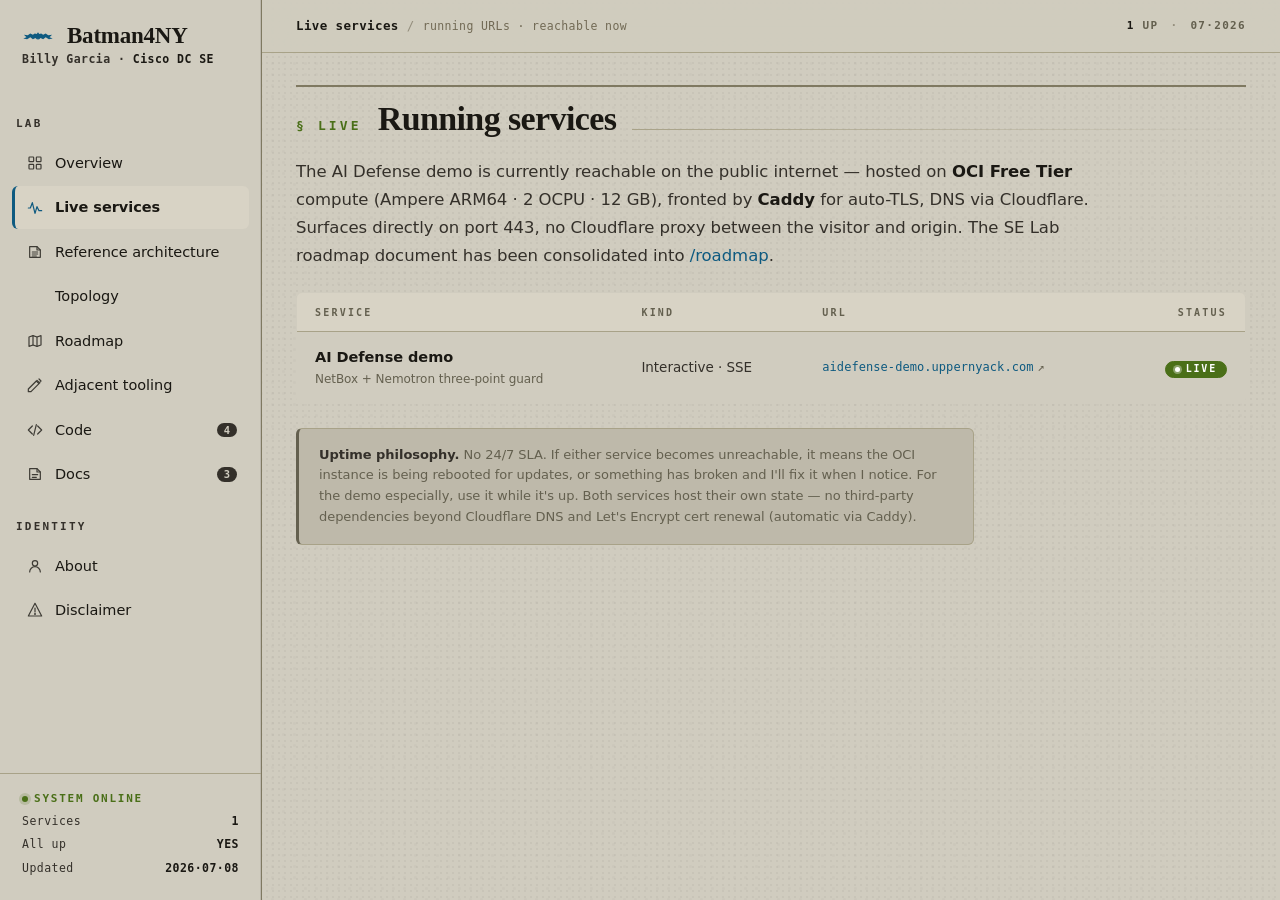
<file: live/index.html>
<!doctype html>
<html lang="en">
<head>
<meta charset="utf-8">
<meta name="viewport" content="width=device-width,initial-scale=1">
<meta name="color-scheme" content="light">
<title>Batman4NY · Live Services</title>
<meta name="description" content="Running services under Batman4NY — SE Lab and AI Defense demo, both live on OCI.">
<link rel="stylesheet" href="/assets/console.css">
<style>
  .live-intro{
    font-size: 14.5px;line-height: 1.6;color: var(--ink-2);margin: 0 0 22px;max-width: 78ch;
  }
  .live-intro b{color:var(--ink);font-weight:600}
  .live-intro .gn{color:var(--green)}

  .service-table{margin-bottom:16px}

  .live-note{
    padding: 16px 20px;
    background: var(--paper-lo);
    border: 1px solid var(--rule);
    border-left: 3px solid var(--ink-3);
    border-radius: 6px;
    font-size: 13px;line-height: 1.6;color: var(--ink-3);margin-top:24px;max-width:82ch;
  }
  .live-note b{color:var(--ink-2);font-weight:600}
</style>
</head>
<body>

<svg width="0" height="0" style="position:absolute" aria-hidden="true"><defs>
  <symbol id="bat" viewBox="0 0 100 32"><path fill="currentColor" d="M50 4 L46 10 L40 8 L34 12 L26 8 L18 14 L6 12 L14 20 L4 24 L16 26 L26 20 L34 26 L42 22 L48 28 L50 24 L52 28 L58 22 L66 26 L74 20 L84 26 L96 24 L86 20 L94 12 L82 14 L74 8 L66 12 L60 8 L54 10 Z"/></symbol>
  <symbol id="i-grid" viewBox="0 0 24 24" fill="none" stroke="currentColor" stroke-width="1.8" stroke-linecap="round" stroke-linejoin="round"><rect x="3" y="3" width="7" height="7" rx="1"/><rect x="14" y="3" width="7" height="7" rx="1"/><rect x="3" y="14" width="7" height="7" rx="1"/><rect x="14" y="14" width="7" height="7" rx="1"/></symbol>
  <symbol id="i-signal" viewBox="0 0 24 24" fill="none" stroke="currentColor" stroke-width="1.8" stroke-linecap="round" stroke-linejoin="round"><path d="M2 12h3l3-8 4 16 3-10 3 6h4"/></symbol>
  <symbol id="i-book" viewBox="0 0 24 24" fill="none" stroke="currentColor" stroke-width="1.8" stroke-linecap="round" stroke-linejoin="round"><path d="M4 4h11l5 5v11H4z"/><path d="M15 4v5h5"/><line x1="8" y1="12" x2="16" y2="12"/><line x1="8" y1="15" x2="16" y2="15"/><line x1="8" y1="18" x2="14" y2="18"/></symbol>
  <symbol id="i-map" viewBox="0 0 24 24" fill="none" stroke="currentColor" stroke-width="1.8" stroke-linecap="round" stroke-linejoin="round"><path d="M9 4 3 6v14l6-2 6 2 6-2V4l-6 2z"/><path d="M9 4v14M15 6v14"/></symbol>
  <symbol id="i-tools" viewBox="0 0 24 24" fill="none" stroke="currentColor" stroke-width="1.8" stroke-linecap="round" stroke-linejoin="round"><path d="M14 6l4 4L6 22H2v-4z"/><path d="M15 5l4 4"/><path d="M18 3l3 3-2 2"/></symbol>
  <symbol id="i-code" viewBox="0 0 24 24" fill="none" stroke="currentColor" stroke-width="1.8" stroke-linecap="round" stroke-linejoin="round"><path d="m8 6-6 6 6 6"/><path d="m16 6 6 6-6 6"/><path d="m14 4-4 16"/></symbol>
  <symbol id="i-docs" viewBox="0 0 24 24" fill="none" stroke="currentColor" stroke-width="1.8" stroke-linecap="round" stroke-linejoin="round"><path d="M4 4h11l5 5v11H4z"/><path d="M15 4v5h5"/><path d="M8 13h8M8 17h6"/></symbol>
  <symbol id="i-user" viewBox="0 0 24 24" fill="none" stroke="currentColor" stroke-width="1.8" stroke-linecap="round" stroke-linejoin="round"><circle cx="12" cy="8" r="4"/><path d="M4 21a8 8 0 0 1 16 0"/></symbol>
  <symbol id="i-warn" viewBox="0 0 24 24" fill="none" stroke="currentColor" stroke-width="1.8" stroke-linecap="round" stroke-linejoin="round"><path d="M12 2 2 21h20z"/><path d="M12 9v6"/><circle cx="12" cy="18" r=".6" fill="currentColor"/></symbol>
</defs></svg>

<div class="app">
  <aside class="side">
    <div class="brand"><a href="/"><span class="mark"><svg><use href="#bat"/></svg></span><span class="wm">Batman4NY</span></a></div>
    <div class="brand-role">Billy Garcia · <b>Cisco DC SE</b></div>
    <nav class="nav">
      <div class="sec">Lab</div>
      <a class="navlink" href="/"><svg><use href="#i-grid"/></svg> Overview</a>
      <a class="navlink active" href="/live/"><svg><use href="#i-signal"/></svg> Live services<span class="live"></span></a>
      <a class="navlink" href="/reference/"><svg><use href="#i-book"/></svg> Reference architecture</a>
      <a class="navlink" href="/topology/"><svg><use href="#i-topo"/></svg> Topology</a>
      <a class="navlink" href="/roadmap/"><svg><use href="#i-map"/></svg> Roadmap</a>
      <a class="navlink" href="/adjacent/"><svg><use href="#i-tools"/></svg> Adjacent tooling</a>
      <a class="navlink" href="/code/"><svg><use href="#i-code"/></svg> Code<span class="cnt">4</span></a>
      <a class="navlink" href="/docs/"><svg><use href="#i-docs"/></svg> Docs<span class="cnt">3</span></a>
      <div class="sec">Identity</div>
      <a class="navlink" href="/about/"><svg><use href="#i-user"/></svg> About</a>
      <a class="navlink" href="/disclaimer/"><svg><use href="#i-warn"/></svg> Disclaimer</a>
    </nav>
    <div class="foot">
      <div class="row"><span class="live-t"><span class="dot"></span>SYSTEM ONLINE</span></div>
      <div class="row"><span>Services</span><b>1</b></div>
      <div class="row"><span>All up</span><b>YES</b></div>
      <div class="row"><span>Updated</span><b>2026·07·08</b></div>
    </div>
  </aside>

  <main>
    <div class="topbar">
      <span class="crumb"><b>Live services</b><span class="sep">/</span><span class="path">running URLs · reachable now</span></span>
      <span class="status"><span><b>1</b> up</span><span class="sep">·</span><span>07·2026</span></span>
    </div>

    <div class="content">
      <section>
        <div class="sec-head">
          <span class="eyebrow g">§ Live</span>
          <span class="t">Running services</span>
          <span class="r"></span>
        </div>

        <p class="live-intro">
          The AI Defense demo is currently reachable on the public internet — hosted on <b>OCI Free Tier</b> compute (Ampere ARM64 · 2 OCPU · 12 GB), fronted by <b>Caddy</b> for auto-TLS, DNS via Cloudflare. Surfaces directly on port 443, no Cloudflare proxy between the visitor and origin. The SE Lab roadmap document has been consolidated into <a href="/roadmap/" style="color:var(--cyan)">/roadmap</a>.
        </p>

        <div class="service-table">
          <table class="tbl">
            <thead>
              <tr>
                <th>Service</th>
                <th>Kind</th>
                <th>URL</th>
                <th style="text-align:right">Status</th>
              </tr>
            </thead>
            <tbody>
              <tr>
                <td class="title">AI Defense demo<span class="sub">NetBox + Nemotron three-point guard</span></td>
                <td>Interactive · SSE</td>
                <td class="mono"><a href="https://aidefense-demo.uppernyack.com/">aidefense-demo.uppernyack.com<span class="arr">↗</span></a></td>
                <td style="text-align:right"><span class="pill live">Live</span></td>
              </tr>
            </tbody>
          </table>
        </div>

        <p class="live-note">
          <b>Uptime philosophy.</b> No 24/7 SLA. If either service becomes unreachable, it means the OCI instance is being rebooted for updates, or something has broken and I'll fix it when I notice. For the demo especially, use it while it's up. Both services host their own state — no third-party dependencies beyond Cloudflare DNS and Let's Encrypt cert renewal (automatic via Caddy).
        </p>
      </section>
    </div>
  </main>
</div>

</body>
</html>
</file>
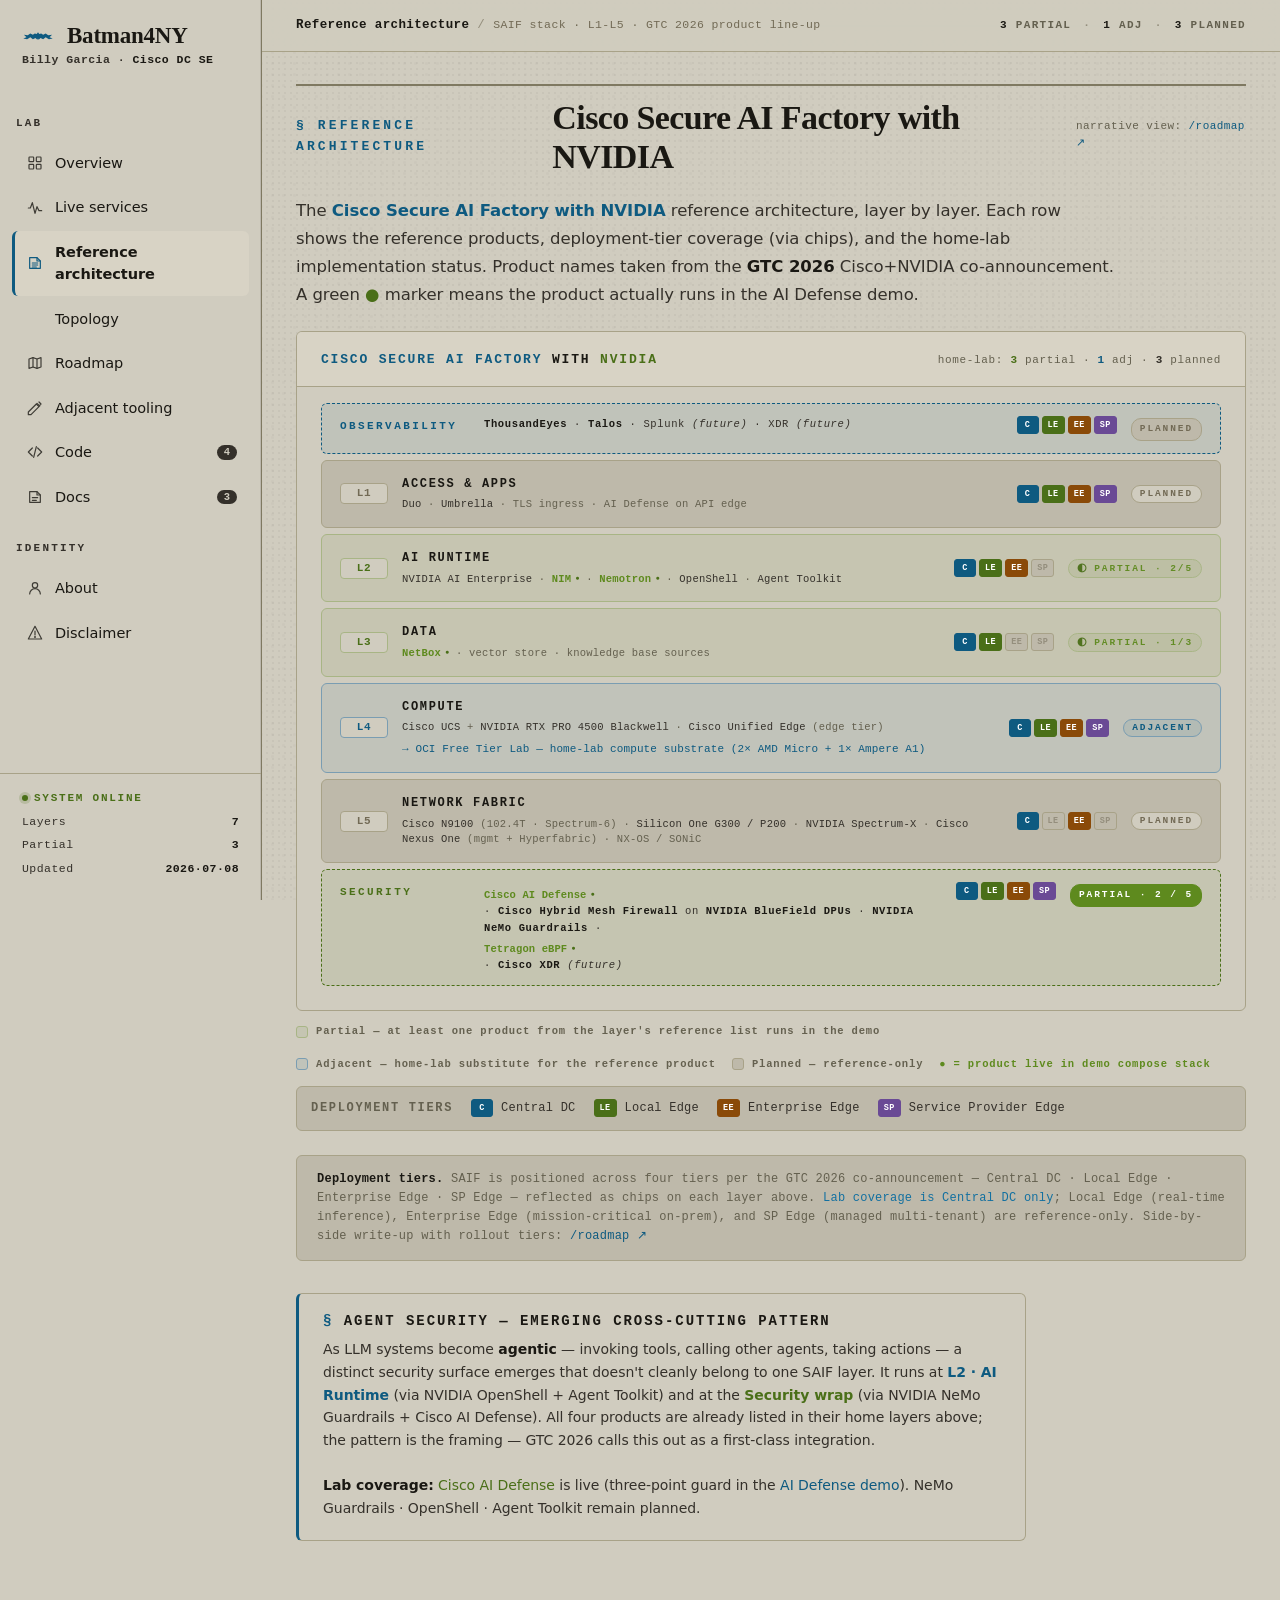
<file: reference/index.html>
<!doctype html>
<html lang="en">
<head>
<meta charset="utf-8">
<meta name="viewport" content="width=device-width,initial-scale=1">
<meta name="color-scheme" content="light">
<title>Batman4NY · Reference Architecture</title>
<meta name="description" content="Cisco Secure AI Factory with NVIDIA — full L1-L5 stack with per-layer implementation status. The deep-dive reference page.">
<link rel="stylesheet" href="/assets/console.css">
<link rel="stylesheet" href="/assets/reference.css">
<style>
  .ref-intro{
    font-size: 14.5px;line-height: 1.6;color: var(--ink-2);margin: 0 0 22px;max-width: 78ch;
  }
  .ref-intro b{color:var(--ink);font-weight:600}
  .ref-intro .cy{color:var(--cyan)}
  .ref-intro .gn{color:var(--green)}
  .ref-tier-note{
    font-family: "JetBrains Mono", ui-monospace, monospace;
    font-size: 12px;color: var(--ink-3);letter-spacing:.02em;line-height:1.6;
    margin: 24px 0;padding: 14px 20px;
    background: var(--paper-lo);border: 1px solid var(--rule);border-radius: 6px;
  }
  .ref-tier-note b{color:var(--ink);font-weight:700}
  .ref-tier-note .cy{color:var(--cyan-hi)}

  .agent-note{
    font-size: 14px;line-height: 1.62;color: var(--ink-2);
    margin: 32px 0 4px;padding: 20px 24px;
    background: var(--paper);border: 1px solid var(--rule);border-left: 3px solid var(--cyan);border-radius: 6px;
    max-width: 82ch;
  }
  .agent-note h3{
    font-size:14px;font-weight:700;color:var(--ink);letter-spacing:.02em;line-height:1;
    margin: 0 0 10px;text-transform:uppercase;
    font-family: "JetBrains Mono", ui-monospace, monospace;letter-spacing:.14em;
  }
  .agent-note h3 .accent{color:var(--cyan)}
  .agent-note b{color:var(--ink);font-weight:600}
  .agent-note .cy{color:var(--cyan)}
  .agent-note .gn{color:var(--green)}
  .agent-note a{color:var(--cyan)}

  .legend-tier-decoder{
    display:flex;flex-wrap:wrap;align-items:center;gap:14px 18px;
    margin:14px 0 0;padding:12px 14px;
    background:var(--paper-lo);border:1px solid var(--rule);border-radius:6px;
    font-family:"JetBrains Mono", ui-monospace, monospace;
    font-size:12px;color:var(--ink-2);letter-spacing:.02em;
  }
  .legend-tier-decoder .k{
    color:var(--ink-3);text-transform:uppercase;letter-spacing:.14em;font-weight:700;
  }
  .legend-tier-decoder .item{
    display:inline-flex;align-items:center;gap:8px;
  }
</style>
</head>
<body>

<svg width="0" height="0" style="position:absolute" aria-hidden="true"><defs>
  <symbol id="bat" viewBox="0 0 100 32"><path fill="currentColor" d="M50 4 L46 10 L40 8 L34 12 L26 8 L18 14 L6 12 L14 20 L4 24 L16 26 L26 20 L34 26 L42 22 L48 28 L50 24 L52 28 L58 22 L66 26 L74 20 L84 26 L96 24 L86 20 L94 12 L82 14 L74 8 L66 12 L60 8 L54 10 Z"/></symbol>
  <symbol id="i-grid" viewBox="0 0 24 24" fill="none" stroke="currentColor" stroke-width="1.8" stroke-linecap="round" stroke-linejoin="round"><rect x="3" y="3" width="7" height="7" rx="1"/><rect x="14" y="3" width="7" height="7" rx="1"/><rect x="3" y="14" width="7" height="7" rx="1"/><rect x="14" y="14" width="7" height="7" rx="1"/></symbol>
  <symbol id="i-signal" viewBox="0 0 24 24" fill="none" stroke="currentColor" stroke-width="1.8" stroke-linecap="round" stroke-linejoin="round"><path d="M2 12h3l3-8 4 16 3-10 3 6h4"/></symbol>
  <symbol id="i-book" viewBox="0 0 24 24" fill="none" stroke="currentColor" stroke-width="1.8" stroke-linecap="round" stroke-linejoin="round"><path d="M4 4h11l5 5v11H4z"/><path d="M15 4v5h5"/><line x1="8" y1="12" x2="16" y2="12"/><line x1="8" y1="15" x2="16" y2="15"/><line x1="8" y1="18" x2="14" y2="18"/></symbol>
  <symbol id="i-map" viewBox="0 0 24 24" fill="none" stroke="currentColor" stroke-width="1.8" stroke-linecap="round" stroke-linejoin="round"><path d="M9 4 3 6v14l6-2 6 2 6-2V4l-6 2z"/><path d="M9 4v14M15 6v14"/></symbol>
  <symbol id="i-tools" viewBox="0 0 24 24" fill="none" stroke="currentColor" stroke-width="1.8" stroke-linecap="round" stroke-linejoin="round"><path d="M14 6l4 4L6 22H2v-4z"/><path d="M15 5l4 4"/><path d="M18 3l3 3-2 2"/></symbol>
  <symbol id="i-code" viewBox="0 0 24 24" fill="none" stroke="currentColor" stroke-width="1.8" stroke-linecap="round" stroke-linejoin="round"><path d="m8 6-6 6 6 6"/><path d="m16 6 6 6-6 6"/><path d="m14 4-4 16"/></symbol>
  <symbol id="i-docs" viewBox="0 0 24 24" fill="none" stroke="currentColor" stroke-width="1.8" stroke-linecap="round" stroke-linejoin="round"><path d="M4 4h11l5 5v11H4z"/><path d="M15 4v5h5"/><path d="M8 13h8M8 17h6"/></symbol>
  <symbol id="i-user" viewBox="0 0 24 24" fill="none" stroke="currentColor" stroke-width="1.8" stroke-linecap="round" stroke-linejoin="round"><circle cx="12" cy="8" r="4"/><path d="M4 21a8 8 0 0 1 16 0"/></symbol>
  <symbol id="i-warn" viewBox="0 0 24 24" fill="none" stroke="currentColor" stroke-width="1.8" stroke-linecap="round" stroke-linejoin="round"><path d="M12 2 2 21h20z"/><path d="M12 9v6"/><circle cx="12" cy="18" r=".6" fill="currentColor"/></symbol>
</defs></svg>

<div class="app">
  <aside class="side">
    <div class="brand"><a href="/"><span class="mark"><svg><use href="#bat"/></svg></span><span class="wm">Batman4NY</span></a></div>
    <div class="brand-role">Billy Garcia · <b>Cisco DC SE</b></div>
    <nav class="nav">
      <div class="sec">Lab</div>
      <a class="navlink" href="/"><svg><use href="#i-grid"/></svg> Overview</a>
      <a class="navlink" href="/live/"><svg><use href="#i-signal"/></svg> Live services<span class="live"></span></a>
      <a class="navlink active" href="/reference/"><svg><use href="#i-book"/></svg> Reference architecture</a>
      <a class="navlink" href="/topology/"><svg><use href="#i-topo"/></svg> Topology</a>
      <a class="navlink" href="/roadmap/"><svg><use href="#i-map"/></svg> Roadmap</a>
      <a class="navlink" href="/adjacent/"><svg><use href="#i-tools"/></svg> Adjacent tooling</a>
      <a class="navlink" href="/code/"><svg><use href="#i-code"/></svg> Code<span class="cnt">4</span></a>
      <a class="navlink" href="/docs/"><svg><use href="#i-docs"/></svg> Docs<span class="cnt">3</span></a>
      <div class="sec">Identity</div>
      <a class="navlink" href="/about/"><svg><use href="#i-user"/></svg> About</a>
      <a class="navlink" href="/disclaimer/"><svg><use href="#i-warn"/></svg> Disclaimer</a>
    </nav>
    <div class="foot">
      <div class="row"><span class="live-t"><span class="dot"></span>SYSTEM ONLINE</span></div>
      <div class="row"><span>Layers</span><b>7</b></div>
      <div class="row"><span>Partial</span><b>3</b></div>
      <div class="row"><span>Updated</span><b>2026·07·08</b></div>
    </div>
  </aside>

  <main>
    <div class="topbar">
      <span class="crumb"><b>Reference architecture</b><span class="sep">/</span><span class="path">SAIF stack · L1-L5 · GTC 2026 product line-up</span></span>
      <span class="status"><span><b>3</b> partial</span><span class="sep">·</span><span><b>1</b> adj</span><span class="sep">·</span><span><b>3</b> planned</span></span>
    </div>

    <div class="content">
      <section>
        <div class="sec-head">
          <span class="eyebrow">§ Reference architecture</span>
          <span class="t">Cisco Secure AI Factory with NVIDIA</span>
          <span class="r"></span>
          <span class="x">narrative view: <a href="/roadmap/" style="color:var(--cyan)">/roadmap ↗</a></span>
        </div>

        <p class="ref-intro">
          The <b class="cy">Cisco Secure AI Factory with NVIDIA</b> reference architecture, layer by layer. Each row shows the reference products, deployment-tier coverage (via chips), and the home-lab implementation status. Product names taken from the <b>GTC 2026</b> Cisco+NVIDIA co-announcement. A green <b class="gn">●</b> marker means the product actually runs in the AI Defense demo.
        </p>

        <div class="saif">
          <div class="saif-head">
            <span class="t"><span class="cy">Cisco Secure AI Factory</span> with <span class="gn">NVIDIA</span></span>
            <span class="x">home-lab: <b class="gn">3</b> partial · <b class="cy">1</b> adj · <b>3</b> planned</span>
          </div>

          <div class="saif-body">

            <div class="saif-wrap">
              <span class="saif-wrap-label">Observability</span>
              <span class="saif-wrap-content"><span class="prod">ThousandEyes</span> · <span class="prod">Talos</span> · Splunk <em>(future)</em> · XDR <em>(future)</em></span>
              <span class="tier-chips" title="All tiers"><span class="tier-chip on c">C</span><span class="tier-chip on le">LE</span><span class="tier-chip on ee">EE</span><span class="tier-chip on sp">SP</span></span>
              <span class="saif-wrap-status">planned</span>
            </div>

            <div class="saif-layer">
              <span class="saif-layer-no">L1</span>
              <div class="saif-layer-body">
                <div class="saif-layer-name">Access &amp; Apps</div>
                <div class="saif-layer-content"><span class="prod">Duo</span> · <span class="prod">Umbrella</span> · TLS ingress · AI Defense on API edge</div>
              </div>
              <span class="tier-chips" title="All tiers"><span class="tier-chip on c">C</span><span class="tier-chip on le">LE</span><span class="tier-chip on ee">EE</span><span class="tier-chip on sp">SP</span></span>
              <span class="saif-status planned">Planned</span>
            </div>

            <div class="saif-layer hit">
              <span class="saif-layer-no">L2</span>
              <div class="saif-layer-body">
                <div class="saif-layer-name">AI Runtime</div>
                <div class="saif-layer-content"><span class="prod">NVIDIA AI Enterprise</span> · <span class="prod impl">NIM</span> · <span class="prod impl">Nemotron</span> · <span class="prod">OpenShell</span> · <span class="prod">Agent Toolkit</span></div>
              </div>
              <span class="tier-chips" title="Central DC · Local Edge · Enterprise Edge"><span class="tier-chip on c">C</span><span class="tier-chip on le">LE</span><span class="tier-chip on ee">EE</span><span class="tier-chip">SP</span></span>
              <span class="saif-status part">Partial · 2/5</span>
            </div>

            <div class="saif-layer hit">
              <span class="saif-layer-no">L3</span>
              <div class="saif-layer-body">
                <div class="saif-layer-name">Data</div>
                <div class="saif-layer-content"><span class="prod impl">NetBox</span> · vector store · knowledge base sources</div>
              </div>
              <span class="tier-chips" title="Central DC · Local Edge (data locality)"><span class="tier-chip on c">C</span><span class="tier-chip on le">LE</span><span class="tier-chip">EE</span><span class="tier-chip">SP</span></span>
              <span class="saif-status part">Partial · 1/3</span>
            </div>

            <div class="saif-layer adj">
              <span class="saif-layer-no">L4</span>
              <div class="saif-layer-body">
                <div class="saif-layer-name">Compute</div>
                <div class="saif-layer-content"><span class="prod">Cisco UCS</span> + <span class="prod">NVIDIA RTX PRO 4500 Blackwell</span> · <span class="prod">Cisco Unified Edge</span> (edge tier)</div>
                <div class="saif-layer-map">→ <a href="https://batman4ny.github.io/oci-free-tier-lab/">OCI Free Tier Lab</a> — home-lab compute substrate (2× AMD Micro + 1× Ampere A1)</div>
              </div>
              <span class="tier-chips" title="All tiers (different scales)"><span class="tier-chip on c">C</span><span class="tier-chip on le">LE</span><span class="tier-chip on ee">EE</span><span class="tier-chip on sp">SP</span></span>
              <span class="saif-status adj">Adjacent</span>
            </div>

            <div class="saif-layer">
              <span class="saif-layer-no">L5</span>
              <div class="saif-layer-body">
                <div class="saif-layer-name">Network Fabric</div>
                <div class="saif-layer-content"><span class="prod">Cisco N9100</span> (102.4T · Spectrum-6) · <span class="prod">Silicon One G300 / P200</span> · <span class="prod">NVIDIA Spectrum-X</span> · <span class="prod">Cisco Nexus One</span> (mgmt + Hyperfabric) · NX-OS / SONiC</div>
              </div>
              <span class="tier-chips" title="Central DC · some Enterprise Edge"><span class="tier-chip on c">C</span><span class="tier-chip">LE</span><span class="tier-chip on ee">EE</span><span class="tier-chip">SP</span></span>
              <span class="saif-status planned">Planned</span>
            </div>

            <div class="saif-wrap sec">
              <span class="saif-wrap-label">Security</span>
              <span class="saif-wrap-content">
                <span class="prod impl">Cisco AI Defense</span> · <span class="prod">Cisco Hybrid Mesh Firewall</span> on <span class="prod">NVIDIA BlueField DPUs</span> · <span class="prod">NVIDIA NeMo Guardrails</span> · <span class="prod impl">Tetragon eBPF</span> · <span class="prod">Cisco XDR</span> <em>(future)</em>
              </span>
              <span class="tier-chips" title="All tiers"><span class="tier-chip on c">C</span><span class="tier-chip on le">LE</span><span class="tier-chip on ee">EE</span><span class="tier-chip on sp">SP</span></span>
              <span class="saif-wrap-status part">Partial · 2 / 5</span>
            </div>

          </div>
        </div>

        <div class="legend">
          <span class="item"><span class="sw impl"></span>Partial — at least one product from the layer's reference list runs in the demo</span>
          <span class="item"><span class="sw adj"></span>Adjacent — home-lab substitute for the reference product</span>
          <span class="item"><span class="sw planned"></span>Planned — reference-only</span>
          <span class="item" style="color:var(--green-hi);font-weight:600">● = product live in demo compose stack</span>
        </div>

        <div class="legend-tier-decoder">
          <span class="k">Deployment tiers</span>
          <span class="item"><span class="tier-chip on c">C</span> Central DC</span>
          <span class="item"><span class="tier-chip on le">LE</span> Local Edge</span>
          <span class="item"><span class="tier-chip on ee">EE</span> Enterprise Edge</span>
          <span class="item"><span class="tier-chip on sp">SP</span> Service Provider Edge</span>
        </div>

        <p class="ref-tier-note">
          <b>Deployment tiers.</b> SAIF is positioned across four tiers per the GTC 2026 co-announcement — Central DC · Local Edge · Enterprise Edge · SP Edge — reflected as chips on each layer above. <span class="cy">Lab coverage is Central DC only</span>; Local Edge (real-time inference), Enterprise Edge (mission-critical on-prem), and SP Edge (managed multi-tenant) are reference-only. Side-by-side write-up with rollout tiers: <a href="/roadmap/" style="color:var(--cyan)">/roadmap ↗</a>
        </p>

        <div class="agent-note">
          <h3><span class="accent">§</span> Agent security — emerging cross-cutting pattern</h3>
          <p style="margin:0">
            As LLM systems become <b>agentic</b> — invoking tools, calling other agents, taking actions — a distinct security surface emerges that doesn't cleanly belong to one SAIF layer. It runs at <b class="cy">L2 · AI Runtime</b> (via NVIDIA OpenShell + Agent Toolkit) and at the <b class="gn">Security wrap</b> (via NVIDIA NeMo Guardrails + Cisco AI Defense). All four products are already listed in their home layers above; the pattern is the framing — GTC 2026 calls this out as a first-class integration.
            <br><br>
            <b>Lab coverage:</b> <span class="gn">Cisco AI Defense</span> is live (three-point guard in the <a href="https://github.com/Batman4NY/netbox-aidefense-demo">AI Defense demo</a>). NeMo Guardrails · OpenShell · Agent Toolkit remain planned.
          </p>
        </div>
      </section>
    </div>
  </main>
</div>

</body>
</html>
</file>
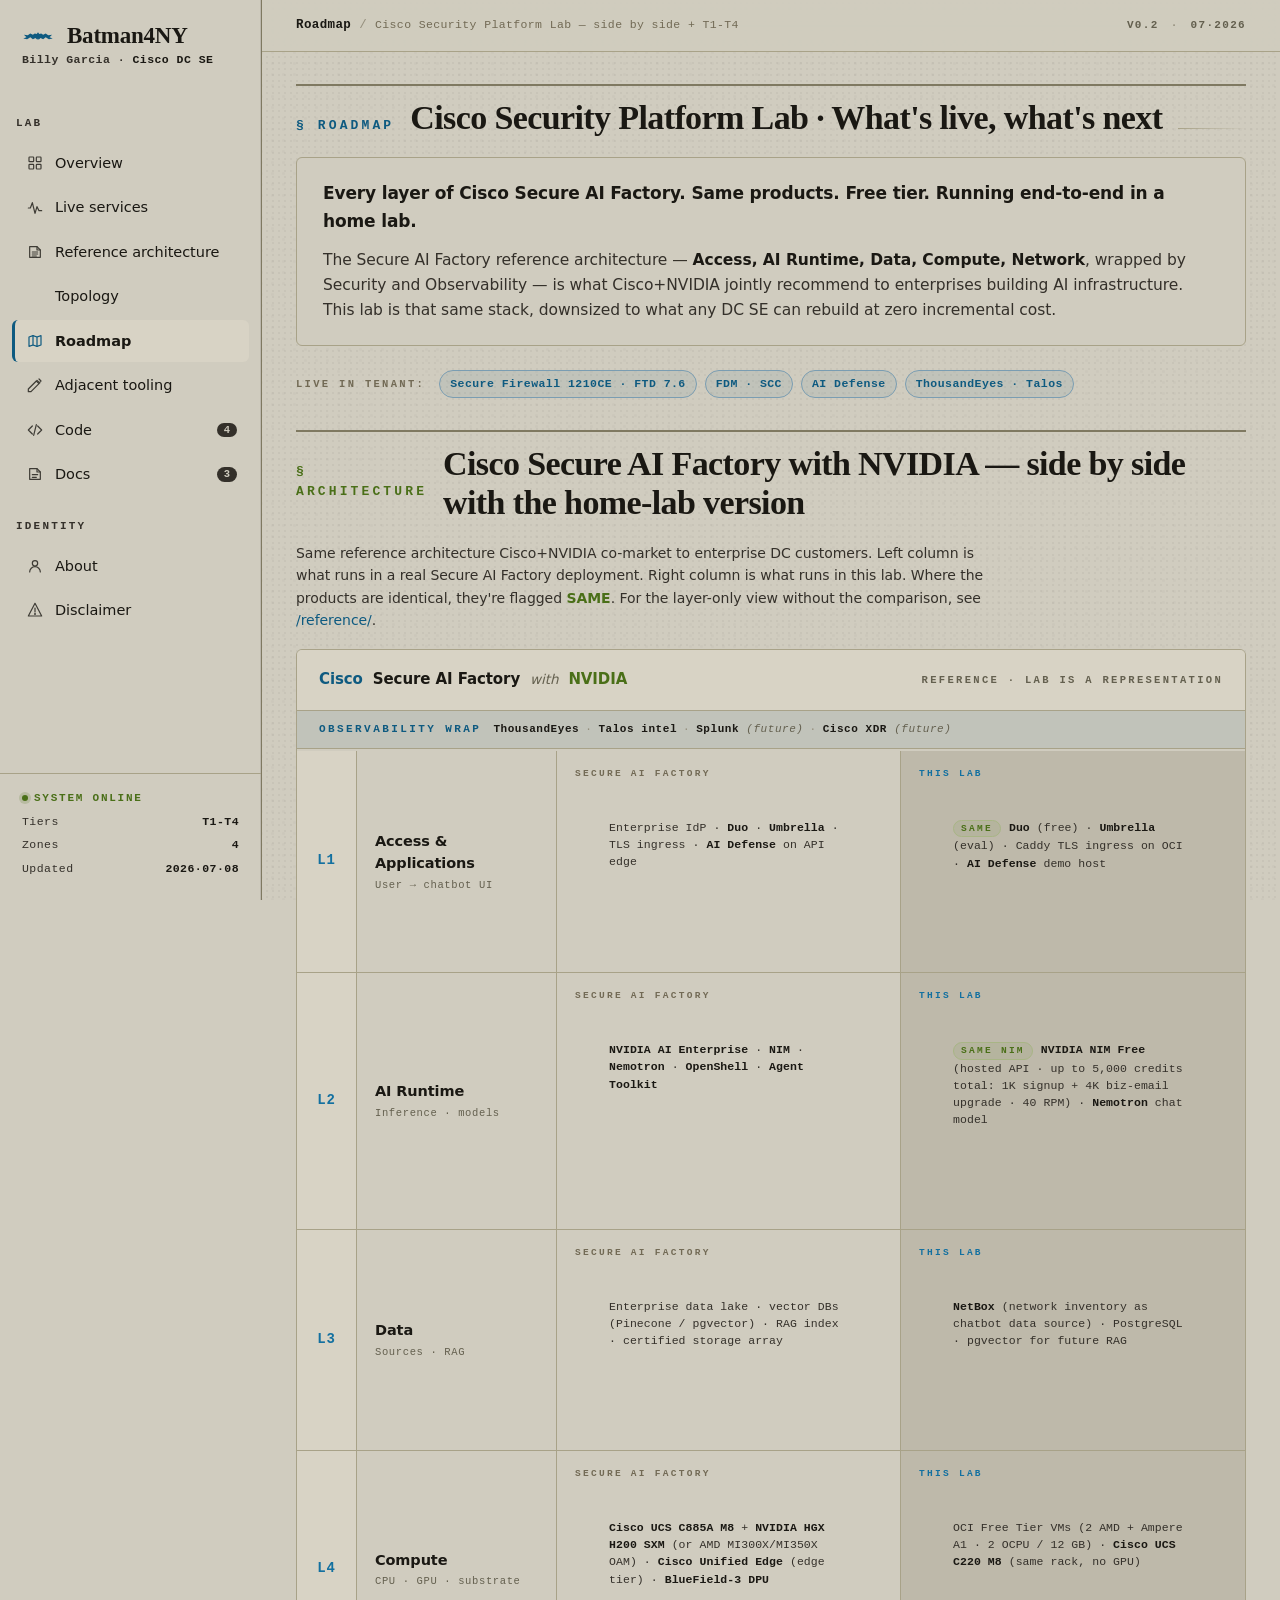
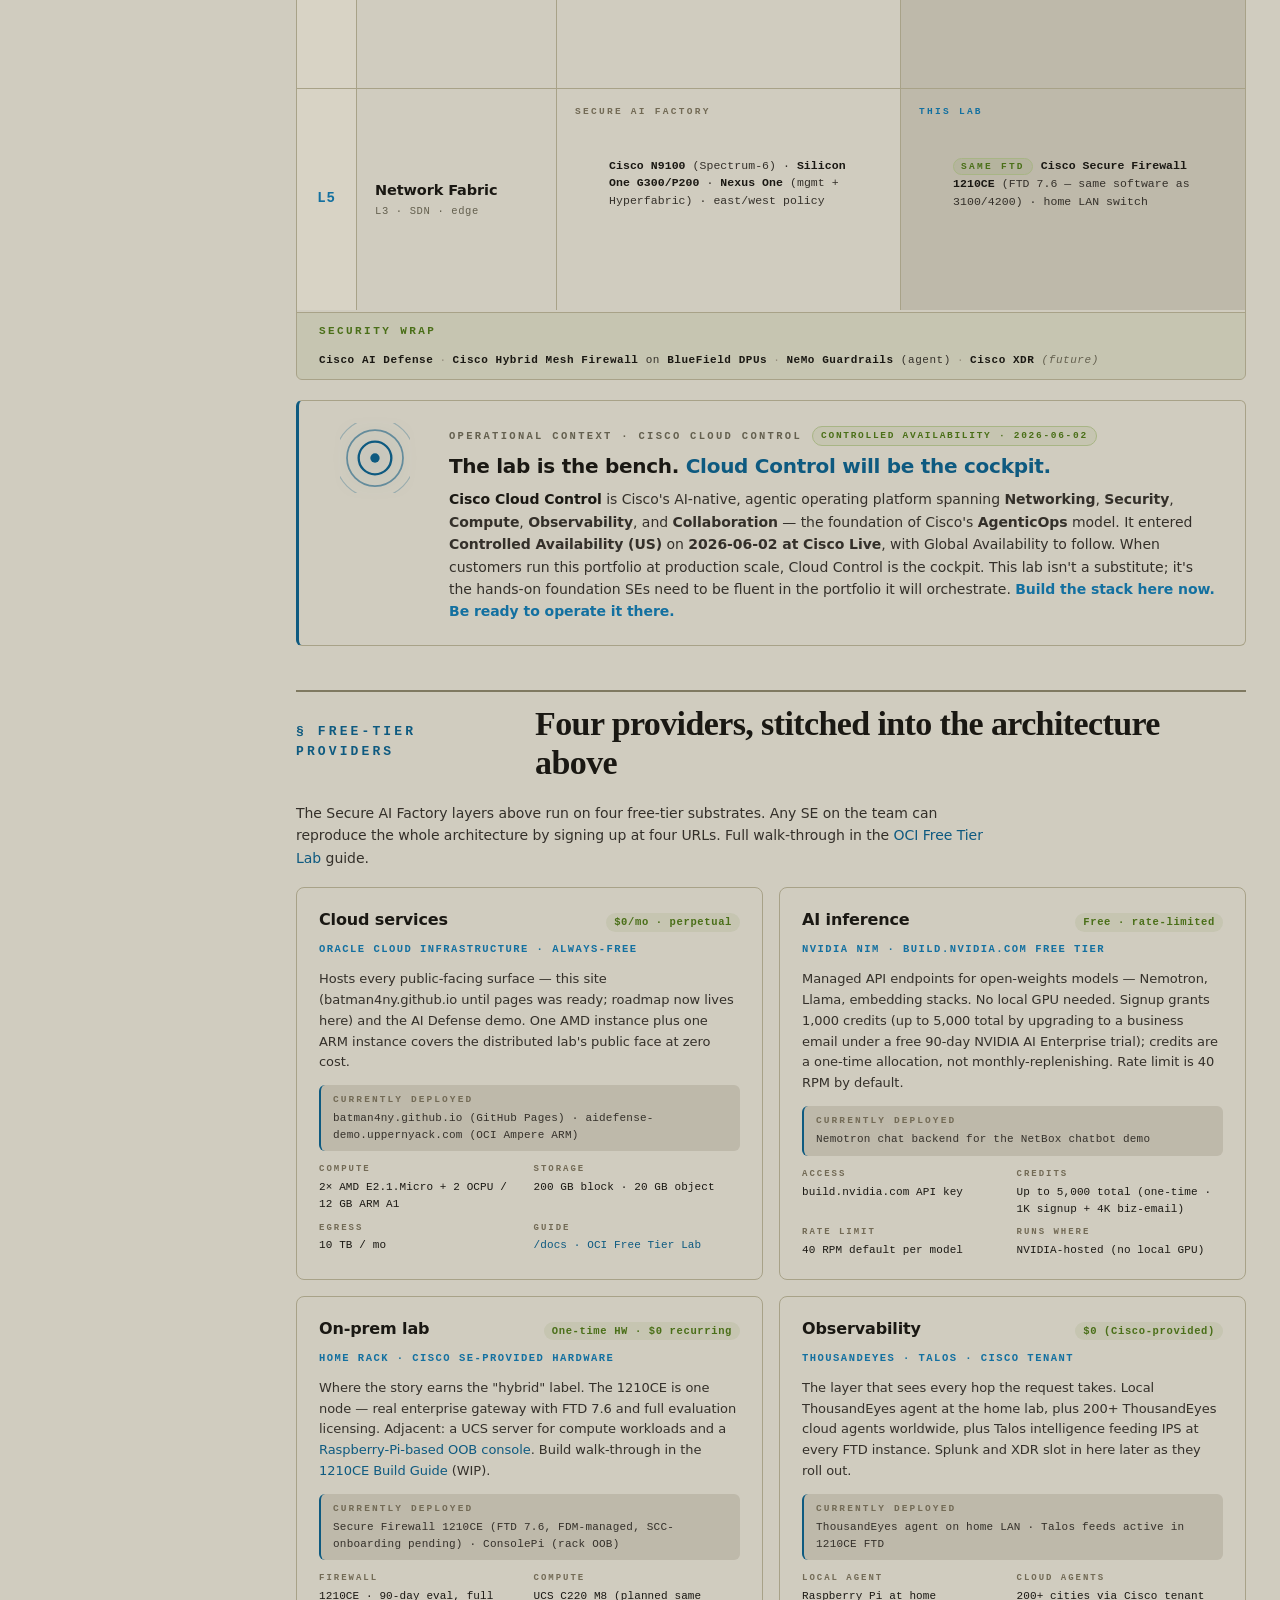
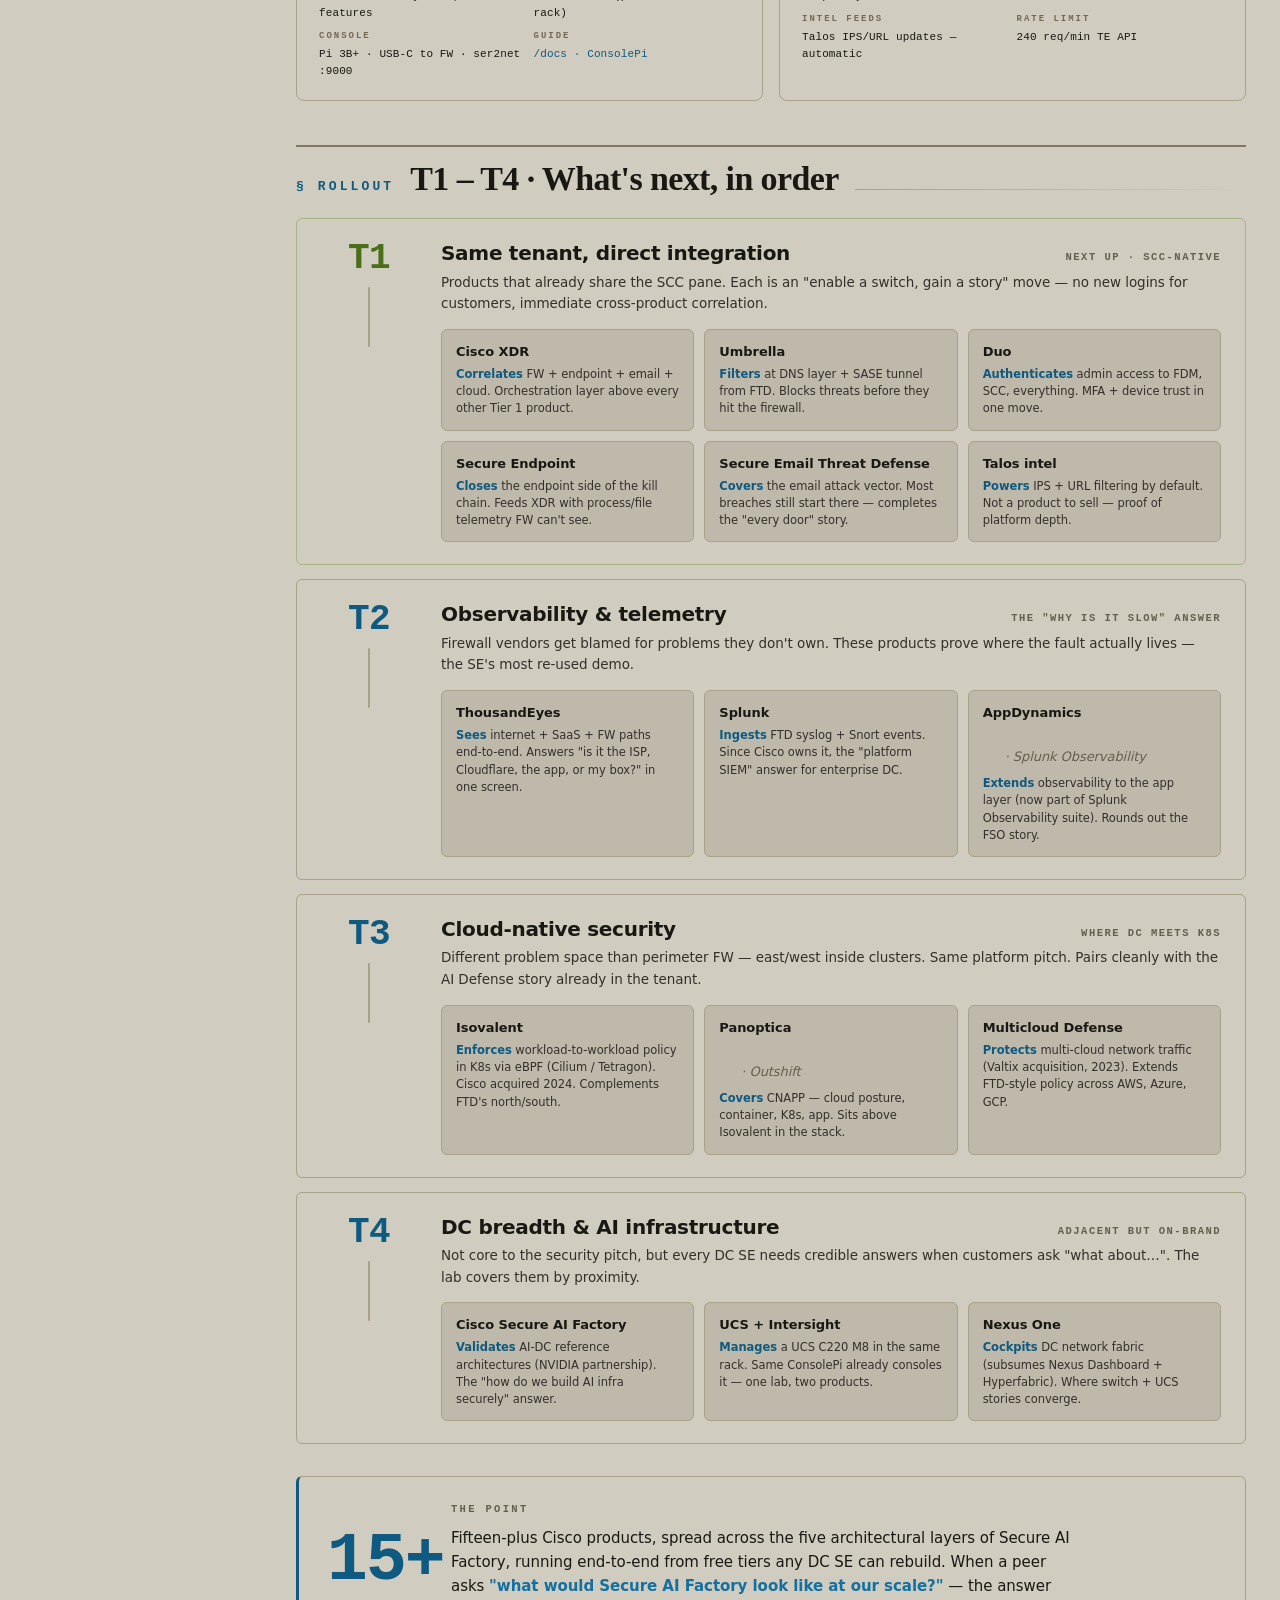
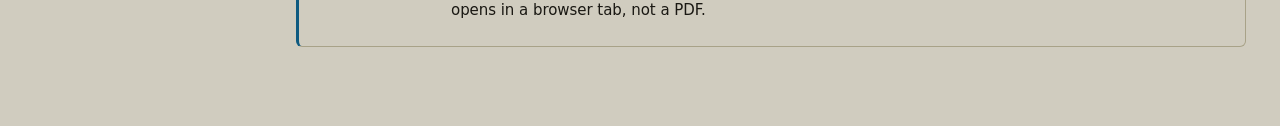
<file: roadmap/index.html>
<!doctype html>
<html lang="en">
<head>
<meta charset="utf-8">
<meta name="viewport" content="width=device-width,initial-scale=1">
<meta name="color-scheme" content="light">
<title>Batman4NY · Roadmap — Cisco Security Platform Lab</title>
<meta name="description" content="What's live, what's next, and how every layer of Cisco Secure AI Factory earns its place. A live home lab, not a slide deck.">
<link rel="stylesheet" href="/assets/console.css">
<style>
  /* Roadmap-page-specific styles migrated from the retired ciscopulse.uppernyack.com */

  .thesis{
    background: var(--paper);border: 1px solid var(--rule);border-radius:10px;
    padding: 22px 26px;margin: 0 0 24px;
    font-size: 15.5px;line-height: 1.62;color: var(--ink-2);
  }
  .thesis b{color:var(--ink);font-weight:600}
  .thesis .pull{
    color: var(--ink);font-weight: 700;font-size: 17px;letter-spacing:-.008em;
    display:block;margin-bottom: 12px;
  }

  .live-tenant{
    display:flex;flex-wrap:wrap;gap:8px;align-items:center;margin:0 0 32px;
    font-family: "JetBrains Mono", ui-monospace, monospace;
    font-size: 11.5px;letter-spacing: .04em;
  }
  .live-tenant .lbl{
    color:var(--muted);letter-spacing:.22em;text-transform:uppercase;font-weight:700;
    font-size: 10.5px;margin-right: 6px;
  }
  .live-tenant .chip{
    padding: 4px 10px;border-radius: 20px;
    color: var(--cyan);background: var(--cyan-tint);border: 1px solid var(--cyan-lo);
    font-weight: 600;
  }

  /* ── SAIF stack side-by-side comparison ─────────────────────────────── */
  .saf-stack{
    background: var(--paper);border: 1px solid var(--rule);border-radius: 12px;
    overflow: hidden;margin: 0 0 20px;
  }
  .saf-banner{
    padding: 18px 22px;border-bottom: 1px solid var(--rule);
    background: linear-gradient(90deg, var(--paper-hi) 0%, var(--paper) 100%);
    display:flex;justify-content:space-between;align-items:center;gap:16px;flex-wrap:wrap;
  }
  .saf-banner-brand{
    display:inline-flex;align-items:baseline;gap:10px;
    font-size:15px;font-weight:700;letter-spacing:-.006em;
  }
  .saf-banner-cisco{color:var(--cyan)}
  .saf-banner-name{color:var(--ink)}
  .saf-banner-with{color:var(--ink-3);font-weight:400;font-style:italic;font-size:13.5px}
  .saf-banner-nvidia{color:var(--green)}
  .saf-banner-sublabel{
    font-family: "JetBrains Mono", ui-monospace, monospace;
    font-size:10.5px;letter-spacing:.22em;text-transform:uppercase;color:var(--ink-3);font-weight:700;
  }
  .saf-wrap{
    padding: 10px 22px;background: var(--cyan-tint);border-bottom: 1px solid var(--rule);
    display: flex;align-items:baseline;gap:12px;flex-wrap:wrap;
    font-family: "JetBrains Mono", ui-monospace, monospace;
    font-size: 11px;letter-spacing:.05em;
  }
  .saf-wrap.bottom{background: var(--green-tint);border-bottom: 0;border-top: 1px solid var(--rule)}
  .saf-wrap-label{
    color: var(--cyan);letter-spacing:.22em;text-transform:uppercase;font-weight:700;
  }
  .saf-wrap.bottom .saf-wrap-label{color:var(--green)}
  .saf-wrap-content{color:var(--ink-2)}
  .saf-wrap-content .prod{color:var(--ink);font-weight:600}
  .saf-wrap-content .sep{color:var(--faint);margin: 0 6px}

  .saf-layers{padding: 2px 0}
  .saf-layer{
    display:grid;grid-template-columns: 60px 200px 1fr 1fr;gap: 0;
    border-top: 1px solid var(--rule);
    align-items: stretch;
  }
  .saf-layer:first-child{border-top: 0}
  .saf-layer-code{
    padding: 16px 14px;
    background: var(--paper-hi);
    font-family: "JetBrains Mono", ui-monospace, monospace;
    font-size:14px;font-weight:700;color:var(--cyan-hi);letter-spacing:.06em;
    display:flex;align-items:center;justify-content:center;
    border-right: 1px solid var(--rule);
  }
  .saf-layer-name{padding: 16px 18px;border-right: 1px solid var(--rule);display:flex;flex-direction:column;justify-content:center}
  .saf-layer-name .name{
    font-size:14.5px;font-weight:700;color:var(--ink);margin:0 0 2px;letter-spacing:-.008em;
  }
  .saf-layer-name .role{
    font-family: "JetBrains Mono", ui-monospace, monospace;
    font-size:10.5px;color:var(--ink-3);letter-spacing:.06em;
  }
  .saf-cell{
    padding: 16px 18px;
    font-family: "JetBrains Mono", ui-monospace, monospace;
    font-size:11.5px;letter-spacing:.005em;color:var(--ink-2);line-height:1.5;
  }
  .saf-cell-saf{border-right: 1px solid var(--rule);background: var(--paper)}
  .saf-cell-lab{background: var(--paper-lo)}
  .saf-cell .col-tag{
    display:block;
    font-size:9.5px;letter-spacing:.24em;text-transform:uppercase;color:var(--muted);font-weight:700;
    margin-bottom:6px;
  }
  .saf-cell-lab .col-tag{color:var(--cyan-hi)}
  .saf-cell .content{display:block}
  .saf-cell .prod{color:var(--ink);font-weight:600}
  .saf-cell .same{
    color:var(--green);font-weight:700;font-size:9.5px;letter-spacing:.24em;text-transform:uppercase;
    padding:2px 7px;background:var(--green-tint);border:1px solid var(--green-lo);border-radius:10px;
    margin-right:8px;display:inline-block;line-height:1.2;
  }
  @media(max-width:820px){
    .saf-layer{grid-template-columns: 60px 1fr 1fr;}
    .saf-layer-name{grid-column: 2 / 4;border-right:0;border-bottom: 1px solid var(--rule);padding:10px 18px}
    .saf-cell{border-top: 0}
  }
  @media(max-width:540px){
    .saf-layer{grid-template-columns: 1fr}
    .saf-layer-code{border-right:0;border-bottom: 1px solid var(--rule)}
    .saf-layer-name{grid-column: 1}
    .saf-cell-saf{border-right:0;border-bottom: 1px solid var(--rule)}
  }

  /* ── Cloud Control companion block ──────────────────────────────────── */
  .c3-companion{
    display:grid;grid-template-columns: 100px 1fr;gap: 24px;align-items:start;
    background: var(--paper);border: 1px solid var(--rule);border-radius: 10px;
    padding: 22px 26px;margin: 0 0 44px;
    border-left: 3px solid var(--cyan);
  }
  @media(max-width:640px){.c3-companion{grid-template-columns:1fr;gap:14px}}
  .c3-glyph{color:var(--cyan);display:flex;align-items:center;justify-content:center}
  .c3-glyph svg{width:70px;height:70px;filter:drop-shadow(0 0 8px var(--cyan-glow))}
  .c3-eyebrow{
    font-family: "JetBrains Mono", ui-monospace, monospace;
    font-size:10.5px;letter-spacing:.22em;text-transform:uppercase;color:var(--ink-3);font-weight:700;
    display:inline-flex;align-items:center;gap:10px;margin-bottom: 8px;
  }
  .c3-pill{
    padding: 2px 8px;border-radius: 20px;
    color:var(--green);background:var(--green-tint);border:1px solid var(--green-lo);
    font-size:9.5px;letter-spacing:.18em;font-weight:700;
  }
  .c3-title{
    font-size: 20px;font-weight:700;color:var(--ink);letter-spacing:-.014em;line-height:1.2;
    margin: 0 0 10px;
  }
  .c3-accent{color:var(--cyan)}
  .c3-copy{font-size:14px;line-height:1.6;color:var(--ink-2);margin: 0}
  .c3-copy .prod{color:var(--ink);font-weight:600}
  .c3-emphasis{color:var(--cyan-hi);font-weight:600}

  /* ── Free-tier providers — 4 zone deep dives ────────────────────────── */
  .zone-detail-grid{
    display:grid;grid-template-columns: 1fr 1fr;gap: 16px;margin: 0 0 44px;
  }
  @media(max-width:820px){.zone-detail-grid{grid-template-columns:1fr}}
  .zone-detail{
    background: var(--paper);border: 1px solid var(--rule);border-radius: 8px;
    padding: 20px 22px;
  }
  .zone-detail-head{display:flex;justify-content:space-between;align-items:baseline;gap:12px;flex-wrap:wrap}
  .zone-detail-name{font-size:16px;font-weight:700;color:var(--ink);letter-spacing:-.008em;margin: 0}
  .zone-detail-cost{
    font-family: "JetBrains Mono", ui-monospace, monospace;
    font-size:10.5px;letter-spacing:.06em;color:var(--green);font-weight:700;
    padding: 2px 8px;background: var(--green-tint);border-radius: 10px;line-height:1.4;
  }
  .zone-detail-provider{
    font-family: "JetBrains Mono", ui-monospace, monospace;
    font-size:10.5px;letter-spacing:.14em;text-transform:uppercase;color:var(--cyan-hi);font-weight:700;
    display:block;margin:8px 0 12px;
  }
  .zone-detail-desc{
    font-size:13px;line-height:1.6;color:var(--ink-2);margin:0 0 12px;
  }
  .zone-detail-desc b{color:var(--ink);font-weight:600}
  .zone-detail-currently{
    padding: 8px 12px;background: var(--paper-lo);border-radius: 6px;border-left: 2px solid var(--cyan);
    font-family: "JetBrains Mono", ui-monospace, monospace;
    font-size:11px;color:var(--ink-2);letter-spacing:.02em;line-height:1.5;
    margin-bottom: 12px;
  }
  .zone-detail-currently .lbl{
    color:var(--muted);font-weight:700;letter-spacing:.22em;text-transform:uppercase;font-size:9.5px;
    display:block;margin-bottom:3px;
  }
  .zone-detail-specs{
    display:grid;grid-template-columns:1fr 1fr;gap:8px;
    font-family: "JetBrains Mono", ui-monospace, monospace;
    font-size:11px;
  }
  .zone-detail-specs .spec{display:flex;flex-direction:column;gap:2px}
  .zone-detail-specs .label{color:var(--muted);font-size:9px;letter-spacing:.22em;text-transform:uppercase;font-weight:700}
  .zone-detail-specs .val{color:var(--ink);letter-spacing:.01em}

  /* ── T1-T4 tier rollout ──────────────────────────────────────────────── */
  .tier{
    display:grid;grid-template-columns: 96px 1fr;gap: 24px;
    background: var(--paper);border: 1px solid var(--rule);border-radius: 10px;
    padding: 22px 24px;margin-bottom: 14px;
  }
  @media(max-width:640px){.tier{grid-template-columns:1fr;gap:12px}}
  .tier-code{
    display:flex;flex-direction:column;align-items:center;gap:10px;
  }
  .tier-code .num{
    font-family: "JetBrains Mono", ui-monospace, monospace;
    font-size:36px;font-weight:800;color:var(--cyan);letter-spacing:-.02em;line-height:1;
  }
  .tier-code .rule{width:2px;height:60px;background:var(--rule);border-radius:1px}
  .tier.next .tier-code .num{color:var(--green)}
  .tier.next{border-color: var(--green-lo);background: linear-gradient(180deg, var(--green-tint) 0%, var(--paper) 60%)}
  .tier-head{
    display:flex;align-items:baseline;justify-content:space-between;gap:16px;flex-wrap:wrap;
    margin-bottom: 6px;
  }
  .tier-head h2{
    font-size: 20px;font-weight:700;letter-spacing:-.014em;color:var(--ink);line-height:1.2;margin: 0;
  }
  .tier-head .qual{
    font-family: "JetBrains Mono", ui-monospace, monospace;
    font-size:10.5px;letter-spacing:.14em;text-transform:uppercase;color:var(--ink-3);font-weight:700;
  }
  .tier-blurb{
    font-size:13.5px;line-height:1.6;color:var(--ink-2);margin: 0 0 14px;
  }
  .tier .cards{
    display:grid;grid-template-columns: repeat(3, 1fr);gap: 10px;
  }
  @media(max-width:820px){.tier .cards{grid-template-columns:1fr 1fr}}
  @media(max-width:520px){.tier .cards{grid-template-columns:1fr}}
  .tier .card{
    background: var(--paper-lo);border: 1px solid var(--rule);border-radius: 6px;
    padding: 12px 14px;
  }
  .tier .card .name{
    font-size:13px;font-weight:700;color:var(--ink);letter-spacing:-.005em;margin: 0 0 4px;
  }
  .tier .card .name .brand{color:var(--ink-3);font-weight:400;font-style:italic}
  .tier .card .role{
    font-size:11.5px;line-height:1.5;color:var(--ink-2);margin: 0;
  }
  .tier .card .role .verb{color:var(--cyan);font-weight:700}

  /* ── Closing 15+ ─────────────────────────────────────────────────────── */
  .close{
    display:grid;grid-template-columns: 100px 1fr;gap: 24px;align-items:center;
    background: var(--paper);border: 1px solid var(--rule);border-radius: 10px;
    padding: 24px 28px;margin: 32px 0 0;
    border-left: 3px solid var(--cyan);
  }
  @media(max-width:640px){.close{grid-template-columns:1fr;text-align:left}}
  .close .num-big{
    font-family: "JetBrains Mono", ui-monospace, monospace;
    font-size: 68px;font-weight:800;color:var(--cyan);letter-spacing:-.028em;line-height:1;
  }
  .close .kicker{
    font-family: "JetBrains Mono", ui-monospace, monospace;
    font-size:10.5px;letter-spacing:.22em;text-transform:uppercase;color:var(--ink-3);font-weight:700;
    margin-bottom: 8px;
  }
  .close p{font-size:15px;line-height:1.6;color:var(--ink);margin:0;max-width:66ch}
  .close p em{color:var(--cyan-hi);font-style:normal;font-weight:600}
</style>
</head>
<body>

<svg width="0" height="0" style="position:absolute" aria-hidden="true"><defs>
  <symbol id="bat" viewBox="0 0 100 32"><path fill="currentColor" d="M50 4 L46 10 L40 8 L34 12 L26 8 L18 14 L6 12 L14 20 L4 24 L16 26 L26 20 L34 26 L42 22 L48 28 L50 24 L52 28 L58 22 L66 26 L74 20 L84 26 L96 24 L86 20 L94 12 L82 14 L74 8 L66 12 L60 8 L54 10 Z"/></symbol>
  <symbol id="i-grid" viewBox="0 0 24 24" fill="none" stroke="currentColor" stroke-width="1.8" stroke-linecap="round" stroke-linejoin="round"><rect x="3" y="3" width="7" height="7" rx="1"/><rect x="14" y="3" width="7" height="7" rx="1"/><rect x="3" y="14" width="7" height="7" rx="1"/><rect x="14" y="14" width="7" height="7" rx="1"/></symbol>
  <symbol id="i-signal" viewBox="0 0 24 24" fill="none" stroke="currentColor" stroke-width="1.8" stroke-linecap="round" stroke-linejoin="round"><path d="M2 12h3l3-8 4 16 3-10 3 6h4"/></symbol>
  <symbol id="i-book" viewBox="0 0 24 24" fill="none" stroke="currentColor" stroke-width="1.8" stroke-linecap="round" stroke-linejoin="round"><path d="M4 4h11l5 5v11H4z"/><path d="M15 4v5h5"/><line x1="8" y1="12" x2="16" y2="12"/><line x1="8" y1="15" x2="16" y2="15"/><line x1="8" y1="18" x2="14" y2="18"/></symbol>
  <symbol id="i-map" viewBox="0 0 24 24" fill="none" stroke="currentColor" stroke-width="1.8" stroke-linecap="round" stroke-linejoin="round"><path d="M9 4 3 6v14l6-2 6 2 6-2V4l-6 2z"/><path d="M9 4v14M15 6v14"/></symbol>
  <symbol id="i-tools" viewBox="0 0 24 24" fill="none" stroke="currentColor" stroke-width="1.8" stroke-linecap="round" stroke-linejoin="round"><path d="M14 6l4 4L6 22H2v-4z"/><path d="M15 5l4 4"/><path d="M18 3l3 3-2 2"/></symbol>
  <symbol id="i-code" viewBox="0 0 24 24" fill="none" stroke="currentColor" stroke-width="1.8" stroke-linecap="round" stroke-linejoin="round"><path d="m8 6-6 6 6 6"/><path d="m16 6 6 6-6 6"/><path d="m14 4-4 16"/></symbol>
  <symbol id="i-docs" viewBox="0 0 24 24" fill="none" stroke="currentColor" stroke-width="1.8" stroke-linecap="round" stroke-linejoin="round"><path d="M4 4h11l5 5v11H4z"/><path d="M15 4v5h5"/><path d="M8 13h8M8 17h6"/></symbol>
  <symbol id="i-user" viewBox="0 0 24 24" fill="none" stroke="currentColor" stroke-width="1.8" stroke-linecap="round" stroke-linejoin="round"><circle cx="12" cy="8" r="4"/><path d="M4 21a8 8 0 0 1 16 0"/></symbol>
  <symbol id="i-warn" viewBox="0 0 24 24" fill="none" stroke="currentColor" stroke-width="1.8" stroke-linecap="round" stroke-linejoin="round"><path d="M12 2 2 21h20z"/><path d="M12 9v6"/><circle cx="12" cy="18" r=".6" fill="currentColor"/></symbol>
</defs></svg>

<div class="app">
  <aside class="side">
    <div class="brand"><a href="/"><span class="mark"><svg><use href="#bat"/></svg></span><span class="wm">Batman4NY</span></a></div>
    <div class="brand-role">Billy Garcia · <b>Cisco DC SE</b></div>
    <nav class="nav">
      <div class="sec">Lab</div>
      <a class="navlink" href="/"><svg><use href="#i-grid"/></svg> Overview</a>
      <a class="navlink" href="/live/"><svg><use href="#i-signal"/></svg> Live services<span class="live"></span></a>
      <a class="navlink" href="/reference/"><svg><use href="#i-book"/></svg> Reference architecture</a>
      <a class="navlink" href="/topology/"><svg><use href="#i-topo"/></svg> Topology</a>
      <a class="navlink active" href="/roadmap/"><svg><use href="#i-map"/></svg> Roadmap</a>
      <a class="navlink" href="/adjacent/"><svg><use href="#i-tools"/></svg> Adjacent tooling</a>
      <a class="navlink" href="/code/"><svg><use href="#i-code"/></svg> Code<span class="cnt">4</span></a>
      <a class="navlink" href="/docs/"><svg><use href="#i-docs"/></svg> Docs<span class="cnt">3</span></a>
      <div class="sec">Identity</div>
      <a class="navlink" href="/about/"><svg><use href="#i-user"/></svg> About</a>
      <a class="navlink" href="/disclaimer/"><svg><use href="#i-warn"/></svg> Disclaimer</a>
    </nav>
    <div class="foot">
      <div class="row"><span class="live-t"><span class="dot"></span>SYSTEM ONLINE</span></div>
      <div class="row"><span>Tiers</span><b>T1-T4</b></div>
      <div class="row"><span>Zones</span><b>4</b></div>
      <div class="row"><span>Updated</span><b>2026·07·08</b></div>
    </div>
  </aside>

  <main>
    <div class="topbar">
      <span class="crumb"><b>Roadmap</b><span class="sep">/</span><span class="path">Cisco Security Platform Lab — side by side + T1-T4</span></span>
      <span class="status"><span>v0.2</span><span class="sep">·</span><span>07·2026</span></span>
    </div>

    <div class="content">

      <section>
        <div class="sec-head">
          <span class="eyebrow">§ Roadmap</span>
          <span class="t">Cisco Security Platform Lab · What's live, what's next</span>
          <span class="r"></span>
        </div>

        <p class="thesis">
          <span class="pull">Every layer of Cisco Secure AI Factory. Same products. Free tier. Running end-to-end in a home lab.</span>
          The Secure AI Factory reference architecture — <b>Access, AI Runtime, Data, Compute, Network</b>, wrapped by Security and Observability — is what Cisco+NVIDIA jointly recommend to enterprises building AI infrastructure. This lab is that same stack, downsized to what any DC SE can rebuild at zero incremental cost.
        </p>

        <div class="live-tenant">
          <span class="lbl">Live in tenant:</span>
          <span class="chip">Secure Firewall 1210CE · FTD 7.6</span>
          <span class="chip">FDM · SCC</span>
          <span class="chip">AI Defense</span>
          <span class="chip">ThousandEyes · Talos</span>
        </div>
      </section>

      <!-- SIDE-BY-SIDE SAIF STACK -->
      <section style="margin-top:32px">
        <div class="sec-head">
          <span class="eyebrow g">§ Architecture</span>
          <span class="t">Cisco Secure AI Factory with NVIDIA — side by side with the home-lab version</span>
          <span class="r"></span>
        </div>

        <p style="font-size:14px;color:var(--ink-2);line-height:1.6;margin:0 0 18px;max-width:78ch">
          Same reference architecture Cisco+NVIDIA co-market to enterprise DC customers. Left column is what runs in a real Secure AI Factory deployment. Right column is what runs in this lab. Where the products are identical, they're flagged <span style="color:var(--green);font-weight:700">SAME</span>. For the layer-only view without the comparison, see <a href="/reference/" style="color:var(--cyan)">/reference/</a>.
        </p>

        <div class="saf-stack">
          <div class="saf-banner">
            <div class="saf-banner-brand">
              <span class="saf-banner-cisco">Cisco</span>
              <span class="saf-banner-name">Secure AI Factory</span>
              <span class="saf-banner-with">with</span>
              <span class="saf-banner-nvidia">NVIDIA</span>
            </div>
            <span class="saf-banner-sublabel">Reference · lab is a representation</span>
          </div>

          <div class="saf-wrap">
            <span class="saf-wrap-label">Observability wrap</span>
            <span class="saf-wrap-content">
              <span class="prod">ThousandEyes</span><span class="sep">·</span><span class="prod">Talos intel</span><span class="sep">·</span><span class="prod">Splunk</span> <em style="color:var(--ink-3)">(future)</em><span class="sep">·</span><span class="prod">Cisco XDR</span> <em style="color:var(--ink-3)">(future)</em>
            </span>
          </div>

          <div class="saf-layers">
            <div class="saf-layer">
              <div class="saf-layer-code">L1</div>
              <div class="saf-layer-name">
                <p class="name">Access &amp; Applications</p>
                <span class="role">User → chatbot UI</span>
              </div>
              <div class="saf-cell saf-cell-saf">
                <span class="col-tag">Secure AI Factory</span>
                <span class="content">Enterprise IdP · <span class="prod">Duo</span> · <span class="prod">Umbrella</span> · TLS ingress · <span class="prod">AI Defense</span> on API edge</span>
              </div>
              <div class="saf-cell saf-cell-lab">
                <span class="col-tag">This lab</span>
                <span class="content"><span class="same">Same</span><span class="prod">Duo</span> (free) · <span class="prod">Umbrella</span> (eval) · Caddy TLS ingress on OCI · <span class="prod">AI Defense</span> demo host</span>
              </div>
            </div>

            <div class="saf-layer">
              <div class="saf-layer-code">L2</div>
              <div class="saf-layer-name">
                <p class="name">AI Runtime</p>
                <span class="role">Inference · models</span>
              </div>
              <div class="saf-cell saf-cell-saf">
                <span class="col-tag">Secure AI Factory</span>
                <span class="content"><span class="prod">NVIDIA AI Enterprise</span> · <span class="prod">NIM</span> · <span class="prod">Nemotron</span> · <span class="prod">OpenShell</span> · <span class="prod">Agent Toolkit</span></span>
              </div>
              <div class="saf-cell saf-cell-lab">
                <span class="col-tag">This lab</span>
                <span class="content"><span class="same">Same NIM</span><span class="prod">NVIDIA NIM Free</span> (hosted API · up to 5,000 credits total: 1K signup + 4K biz-email upgrade · 40 RPM) · <span class="prod">Nemotron</span> chat model</span>
              </div>
            </div>

            <div class="saf-layer">
              <div class="saf-layer-code">L3</div>
              <div class="saf-layer-name">
                <p class="name">Data</p>
                <span class="role">Sources · RAG</span>
              </div>
              <div class="saf-cell saf-cell-saf">
                <span class="col-tag">Secure AI Factory</span>
                <span class="content">Enterprise data lake · vector DBs (Pinecone / pgvector) · RAG index · certified storage array</span>
              </div>
              <div class="saf-cell saf-cell-lab">
                <span class="col-tag">This lab</span>
                <span class="content"><span class="prod">NetBox</span> (network inventory as chatbot data source) · PostgreSQL · pgvector for future RAG</span>
              </div>
            </div>

            <div class="saf-layer">
              <div class="saf-layer-code">L4</div>
              <div class="saf-layer-name">
                <p class="name">Compute</p>
                <span class="role">CPU · GPU · substrate</span>
              </div>
              <div class="saf-cell saf-cell-saf">
                <span class="col-tag">Secure AI Factory</span>
                <span class="content"><span class="prod">Cisco UCS C885A M8</span> + <span class="prod">NVIDIA HGX H200 SXM</span> (or AMD MI300X/MI350X OAM) · <span class="prod">Cisco Unified Edge</span> (edge tier) · <span class="prod">BlueField-3 DPU</span></span>
              </div>
              <div class="saf-cell saf-cell-lab">
                <span class="col-tag">This lab</span>
                <span class="content">OCI Free Tier VMs (2 AMD + Ampere A1 · 2 OCPU / 12 GB) · <span class="prod">Cisco UCS C220 M8</span> (same rack, no GPU)</span>
              </div>
            </div>

            <div class="saf-layer">
              <div class="saf-layer-code">L5</div>
              <div class="saf-layer-name">
                <p class="name">Network Fabric</p>
                <span class="role">L3 · SDN · edge</span>
              </div>
              <div class="saf-cell saf-cell-saf">
                <span class="col-tag">Secure AI Factory</span>
                <span class="content"><span class="prod">Cisco N9100</span> (Spectrum-6) · <span class="prod">Silicon One G300/P200</span> · <span class="prod">Nexus One</span> (mgmt + Hyperfabric) · east/west policy</span>
              </div>
              <div class="saf-cell saf-cell-lab">
                <span class="col-tag">This lab</span>
                <span class="content"><span class="same">Same FTD</span><span class="prod">Cisco Secure Firewall 1210CE</span> (FTD 7.6 — same software as 3100/4200) · home LAN switch</span>
              </div>
            </div>
          </div>

          <div class="saf-wrap bottom">
            <span class="saf-wrap-label">Security wrap</span>
            <span class="saf-wrap-content">
              <span class="prod">Cisco AI Defense</span><span class="sep">·</span><span class="prod">Cisco Hybrid Mesh Firewall</span> on <span class="prod">BlueField DPUs</span><span class="sep">·</span><span class="prod">NeMo Guardrails</span> (agent)<span class="sep">·</span><span class="prod">Cisco XDR</span> <em style="color:var(--ink-3)">(future)</em>
            </span>
          </div>
        </div>
      </section>

      <!-- CLOUD CONTROL POSITIONING -->
      <div class="c3-companion">
        <div class="c3-glyph" aria-hidden="true">
          <svg viewBox="0 0 60 60" fill="none">
            <circle cx="30" cy="30" r="14" stroke="currentColor" stroke-width="2"/>
            <circle cx="30" cy="30" r="24" stroke="currentColor" stroke-width="1.5" opacity=".55"/>
            <circle cx="30" cy="30" r="34" stroke="currentColor" stroke-width="1" opacity=".28"/>
            <circle cx="30" cy="30" r="4" fill="currentColor"/>
          </svg>
        </div>
        <div>
          <span class="c3-eyebrow">Operational context · Cisco Cloud Control <span class="c3-pill">Controlled Availability · 2026-06-02</span></span>
          <h3 class="c3-title">The lab is the bench. <span class="c3-accent">Cloud Control will be the cockpit.</span></h3>
          <p class="c3-copy">
            <span class="prod">Cisco Cloud Control</span> is Cisco's AI-native, agentic operating platform spanning <b>Networking</b>, <b>Security</b>, <b>Compute</b>, <b>Observability</b>, and <b>Collaboration</b> — the foundation of Cisco's <b>AgenticOps</b> model. It entered <b>Controlled Availability (US)</b> on <b>2026-06-02 at Cisco Live</b>, with Global Availability to follow. When customers run this portfolio at production scale, Cloud Control is the cockpit. This lab isn't a substitute; it's the hands-on foundation SEs need to be fluent in the portfolio it will orchestrate. <span class="c3-emphasis">Build the stack here now. Be ready to operate it there.</span>
          </p>
        </div>
      </div>

      <!-- FREE-TIER PROVIDERS -->
      <section>
        <div class="sec-head">
          <span class="eyebrow">§ Free-tier providers</span>
          <span class="t">Four providers, stitched into the architecture above</span>
          <span class="r"></span>
        </div>
        <p style="font-size:14px;color:var(--ink-2);line-height:1.6;margin:0 0 18px;max-width:78ch">
          The Secure AI Factory layers above run on four free-tier substrates. Any SE on the team can reproduce the whole architecture by signing up at four URLs. Full walk-through in the <a href="/docs/" style="color:var(--cyan)">OCI Free Tier Lab</a> guide.
        </p>

        <div class="zone-detail-grid">
          <div class="zone-detail">
            <div class="zone-detail-head">
              <p class="zone-detail-name">Cloud services</p>
              <span class="zone-detail-cost">$0/mo · perpetual</span>
            </div>
            <span class="zone-detail-provider">Oracle Cloud Infrastructure · Always-Free</span>
            <p class="zone-detail-desc">Hosts every public-facing surface — this site (batman4ny.github.io until pages was ready; roadmap now lives here) and the AI Defense demo. One AMD instance plus one ARM instance covers the distributed lab's public face at zero cost.</p>
            <div class="zone-detail-currently"><span class="lbl">Currently deployed</span>batman4ny.github.io (GitHub Pages) · aidefense-demo.uppernyack.com (OCI Ampere ARM)</div>
            <div class="zone-detail-specs">
              <div class="spec"><span class="label">Compute</span><span class="val">2× AMD E2.1.Micro + 2 OCPU / 12 GB ARM A1</span></div>
              <div class="spec"><span class="label">Storage</span><span class="val">200 GB block · 20 GB object</span></div>
              <div class="spec"><span class="label">Egress</span><span class="val">10 TB / mo</span></div>
              <div class="spec"><span class="label">Guide</span><span class="val"><a href="/docs/" style="color:var(--cyan)">/docs · OCI Free Tier Lab</a></span></div>
            </div>
          </div>

          <div class="zone-detail">
            <div class="zone-detail-head">
              <p class="zone-detail-name">AI inference</p>
              <span class="zone-detail-cost">Free · rate-limited</span>
            </div>
            <span class="zone-detail-provider">NVIDIA NIM · Build.nvidia.com Free Tier</span>
            <p class="zone-detail-desc">Managed API endpoints for open-weights models — Nemotron, Llama, embedding stacks. No local GPU needed. Signup grants 1,000 credits (up to 5,000 total by upgrading to a business email under a free 90-day NVIDIA AI Enterprise trial); credits are a one-time allocation, not monthly-replenishing. Rate limit is 40 RPM by default.</p>
            <div class="zone-detail-currently"><span class="lbl">Currently deployed</span>Nemotron chat backend for the NetBox chatbot demo</div>
            <div class="zone-detail-specs">
              <div class="spec"><span class="label">Access</span><span class="val">build.nvidia.com API key</span></div>
              <div class="spec"><span class="label">Credits</span><span class="val">Up to 5,000 total (one-time · 1K signup + 4K biz-email)</span></div>
              <div class="spec"><span class="label">Rate limit</span><span class="val">40 RPM default per model</span></div>
              <div class="spec"><span class="label">Runs where</span><span class="val">NVIDIA-hosted (no local GPU)</span></div>
            </div>
          </div>

          <div class="zone-detail">
            <div class="zone-detail-head">
              <p class="zone-detail-name">On-prem lab</p>
              <span class="zone-detail-cost">One-time HW · $0 recurring</span>
            </div>
            <span class="zone-detail-provider">Home rack · Cisco SE-provided hardware</span>
            <p class="zone-detail-desc">Where the story earns the "hybrid" label. The 1210CE is one node — real enterprise gateway with FTD 7.6 and full evaluation licensing. Adjacent: a UCS server for compute workloads and a <a href="/adjacent/" style="color:var(--cyan)">Raspberry-Pi-based OOB console</a>. Build walk-through in the <a href="https://batman4ny.github.io/firewall-1210ce-build-guide/" style="color:var(--cyan)">1210CE Build Guide</a> (WIP).</p>
            <div class="zone-detail-currently"><span class="lbl">Currently deployed</span>Secure Firewall 1210CE (FTD 7.6, FDM-managed, SCC-onboarding pending) · ConsolePi (rack OOB)</div>
            <div class="zone-detail-specs">
              <div class="spec"><span class="label">Firewall</span><span class="val">1210CE · 90-day eval, full features</span></div>
              <div class="spec"><span class="label">Compute</span><span class="val">UCS C220 M8 (planned same rack)</span></div>
              <div class="spec"><span class="label">Console</span><span class="val">Pi 3B+ · USB-C to FW · ser2net :9000</span></div>
              <div class="spec"><span class="label">Guide</span><span class="val"><a href="/docs/" style="color:var(--cyan)">/docs · ConsolePi</a></span></div>
            </div>
          </div>

          <div class="zone-detail">
            <div class="zone-detail-head">
              <p class="zone-detail-name">Observability</p>
              <span class="zone-detail-cost">$0 (Cisco-provided)</span>
            </div>
            <span class="zone-detail-provider">ThousandEyes · Talos · Cisco tenant</span>
            <p class="zone-detail-desc">The layer that sees every hop the request takes. Local ThousandEyes agent at the home lab, plus 200+ ThousandEyes cloud agents worldwide, plus Talos intelligence feeding IPS at every FTD instance. Splunk and XDR slot in here later as they roll out.</p>
            <div class="zone-detail-currently"><span class="lbl">Currently deployed</span>ThousandEyes agent on home LAN · Talos feeds active in 1210CE FTD</div>
            <div class="zone-detail-specs">
              <div class="spec"><span class="label">Local agent</span><span class="val">Raspberry Pi at home</span></div>
              <div class="spec"><span class="label">Cloud agents</span><span class="val">200+ cities via Cisco tenant</span></div>
              <div class="spec"><span class="label">Intel feeds</span><span class="val">Talos IPS/URL updates — automatic</span></div>
              <div class="spec"><span class="label">Rate limit</span><span class="val">240 req/min TE API</span></div>
            </div>
          </div>
        </div>
      </section>

      <!-- T1-T4 ROLLOUT -->
      <section style="margin-top:44px">
        <div class="sec-head">
          <span class="eyebrow">§ Rollout</span>
          <span class="t">T1 – T4 · What's next, in order</span>
          <span class="r"></span>
        </div>

        <section class="tier next">
          <div class="tier-code">
            <span class="num">T1</span>
            <span class="rule"></span>
          </div>
          <div class="tier-body">
            <div class="tier-head">
              <h2>Same tenant, direct integration</h2>
              <span class="qual">Next up · SCC-native</span>
            </div>
            <p class="tier-blurb">Products that already share the SCC pane. Each is an "enable a switch, gain a story" move — no new logins for customers, immediate cross-product correlation.</p>
            <div class="cards">
              <div class="card"><p class="name">Cisco XDR</p><p class="role"><span class="verb">Correlates</span> FW + endpoint + email + cloud. Orchestration layer above every other Tier 1 product.</p></div>
              <div class="card"><p class="name">Umbrella</p><p class="role"><span class="verb">Filters</span> at DNS layer + SASE tunnel from FTD. Blocks threats before they hit the firewall.</p></div>
              <div class="card"><p class="name">Duo</p><p class="role"><span class="verb">Authenticates</span> admin access to FDM, SCC, everything. MFA + device trust in one move.</p></div>
              <div class="card"><p class="name">Secure Endpoint</p><p class="role"><span class="verb">Closes</span> the endpoint side of the kill chain. Feeds XDR with process/file telemetry FW can't see.</p></div>
              <div class="card"><p class="name">Secure Email Threat Defense</p><p class="role"><span class="verb">Covers</span> the email attack vector. Most breaches still start there — completes the "every door" story.</p></div>
              <div class="card"><p class="name">Talos intel</p><p class="role"><span class="verb">Powers</span> IPS + URL filtering by default. Not a product to sell — proof of platform depth.</p></div>
            </div>
          </div>
        </section>

        <section class="tier">
          <div class="tier-code"><span class="num">T2</span><span class="rule"></span></div>
          <div class="tier-body">
            <div class="tier-head">
              <h2>Observability &amp; telemetry</h2>
              <span class="qual">The "why is it slow" answer</span>
            </div>
            <p class="tier-blurb">Firewall vendors get blamed for problems they don't own. These products prove where the fault actually lives — the SE's most re-used demo.</p>
            <div class="cards">
              <div class="card"><p class="name">ThousandEyes</p><p class="role"><span class="verb">Sees</span> internet + SaaS + FW paths end-to-end. Answers "is it the ISP, Cloudflare, the app, or my box?" in one screen.</p></div>
              <div class="card"><p class="name">Splunk</p><p class="role"><span class="verb">Ingests</span> FTD syslog + Snort events. Since Cisco owns it, the "platform SIEM" answer for enterprise DC.</p></div>
              <div class="card"><p class="name">AppDynamics <span class="brand">· Splunk Observability</span></p><p class="role"><span class="verb">Extends</span> observability to the app layer (now part of Splunk Observability suite). Rounds out the FSO story.</p></div>
            </div>
          </div>
        </section>

        <section class="tier">
          <div class="tier-code"><span class="num">T3</span><span class="rule"></span></div>
          <div class="tier-body">
            <div class="tier-head">
              <h2>Cloud-native security</h2>
              <span class="qual">Where DC meets K8s</span>
            </div>
            <p class="tier-blurb">Different problem space than perimeter FW — east/west inside clusters. Same platform pitch. Pairs cleanly with the AI Defense story already in the tenant.</p>
            <div class="cards">
              <div class="card"><p class="name">Isovalent</p><p class="role"><span class="verb">Enforces</span> workload-to-workload policy in K8s via eBPF (Cilium / Tetragon). Cisco acquired 2024. Complements FTD's north/south.</p></div>
              <div class="card"><p class="name">Panoptica <span class="brand">· Outshift</span></p><p class="role"><span class="verb">Covers</span> CNAPP — cloud posture, container, K8s, app. Sits above Isovalent in the stack.</p></div>
              <div class="card"><p class="name">Multicloud Defense</p><p class="role"><span class="verb">Protects</span> multi-cloud network traffic (Valtix acquisition, 2023). Extends FTD-style policy across AWS, Azure, GCP.</p></div>
            </div>
          </div>
        </section>

        <section class="tier">
          <div class="tier-code"><span class="num">T4</span><span class="rule"></span></div>
          <div class="tier-body">
            <div class="tier-head">
              <h2>DC breadth &amp; AI infrastructure</h2>
              <span class="qual">Adjacent but on-brand</span>
            </div>
            <p class="tier-blurb">Not core to the security pitch, but every DC SE needs credible answers when customers ask "what about…". The lab covers them by proximity.</p>
            <div class="cards">
              <div class="card"><p class="name">Cisco Secure AI Factory</p><p class="role"><span class="verb">Validates</span> AI-DC reference architectures (NVIDIA partnership). The "how do we build AI infra securely" answer.</p></div>
              <div class="card"><p class="name">UCS + Intersight</p><p class="role"><span class="verb">Manages</span> a UCS C220 M8 in the same rack. Same ConsolePi already consoles it — one lab, two products.</p></div>
              <div class="card"><p class="name">Nexus One</p><p class="role"><span class="verb">Cockpits</span> DC network fabric (subsumes Nexus Dashboard + Hyperfabric). Where switch + UCS stories converge.</p></div>
            </div>
          </div>
        </section>
      </section>

      <!-- CLOSING -->
      <div class="close">
        <div class="num-big">15+</div>
        <div>
          <div class="kicker">The point</div>
          <p>Fifteen-plus Cisco products, spread across the five architectural layers of Secure AI Factory, running end-to-end from free tiers any DC SE can rebuild. When a peer asks <em>"what would Secure AI Factory look like at our scale?"</em> — the answer opens in a browser tab, not a PDF.</p>
        </div>
      </div>

    </div>
  </main>
</div>

</body>
</html>
</file>
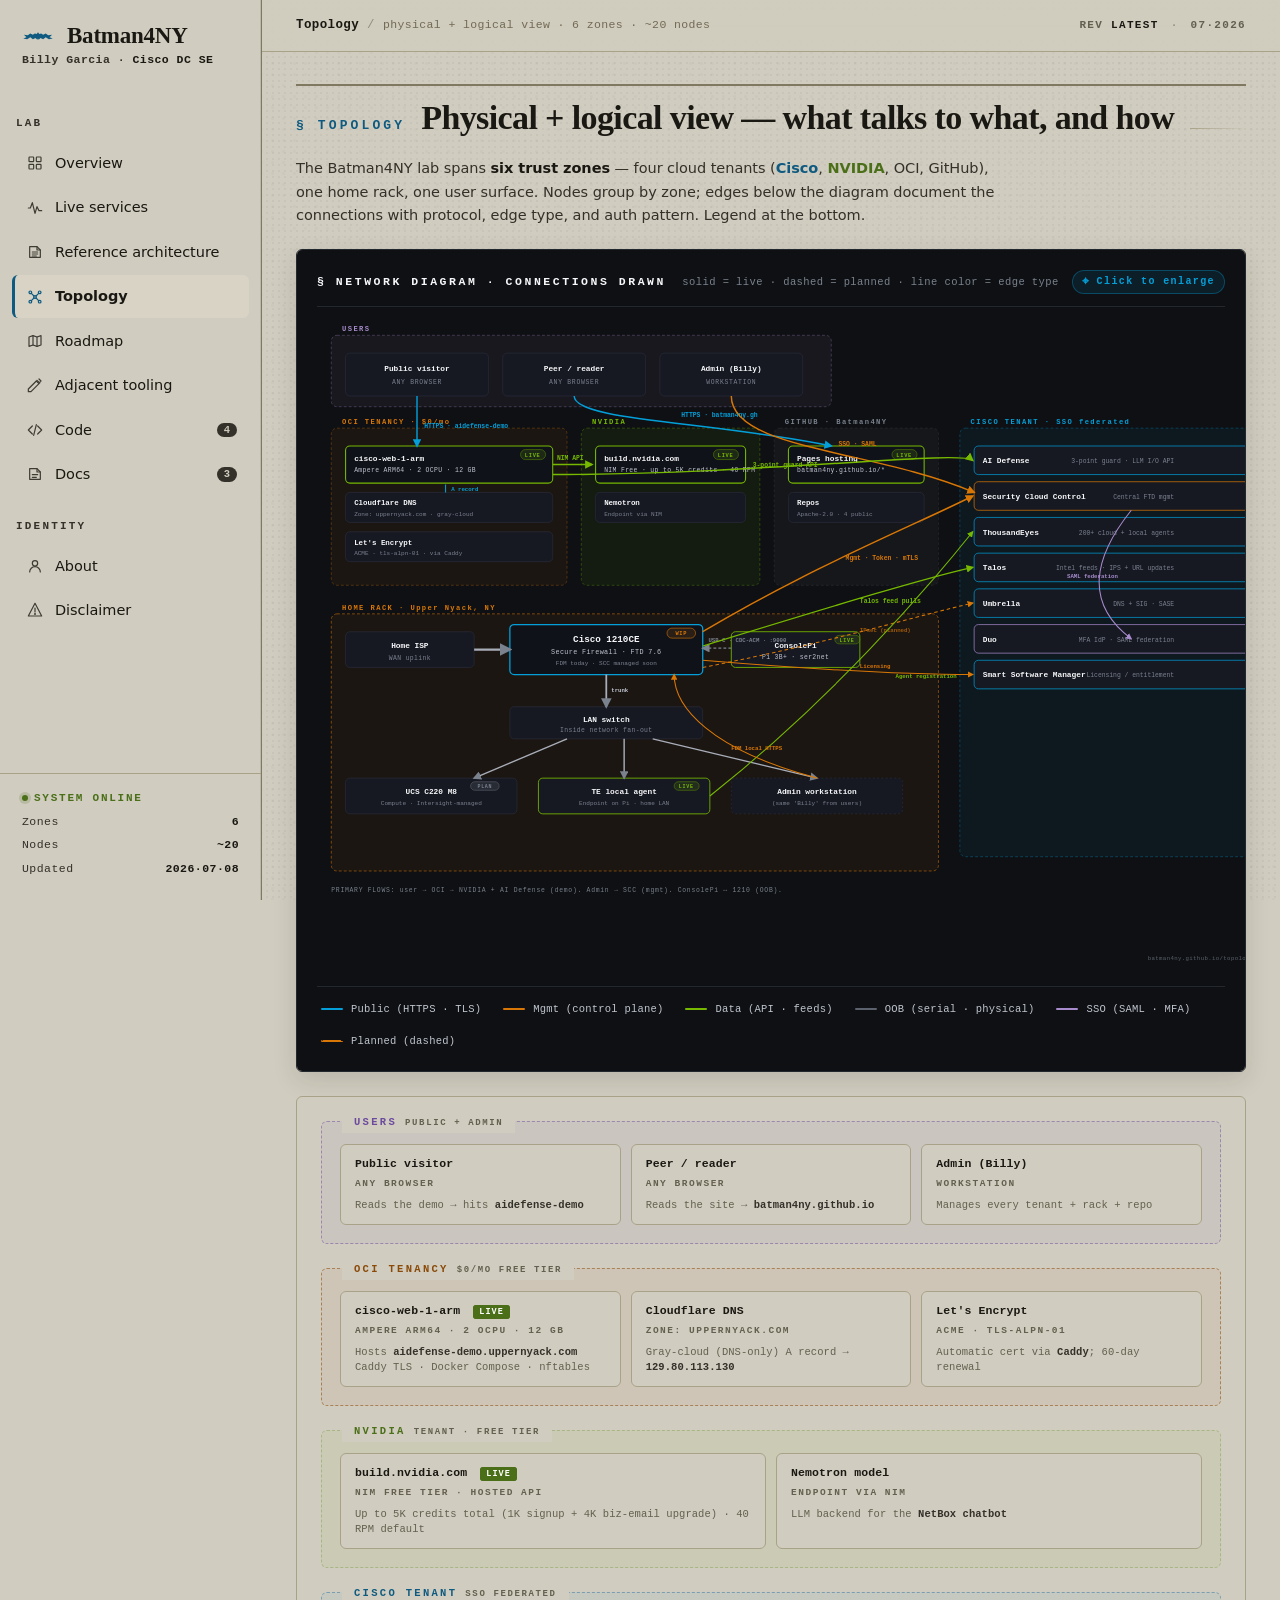
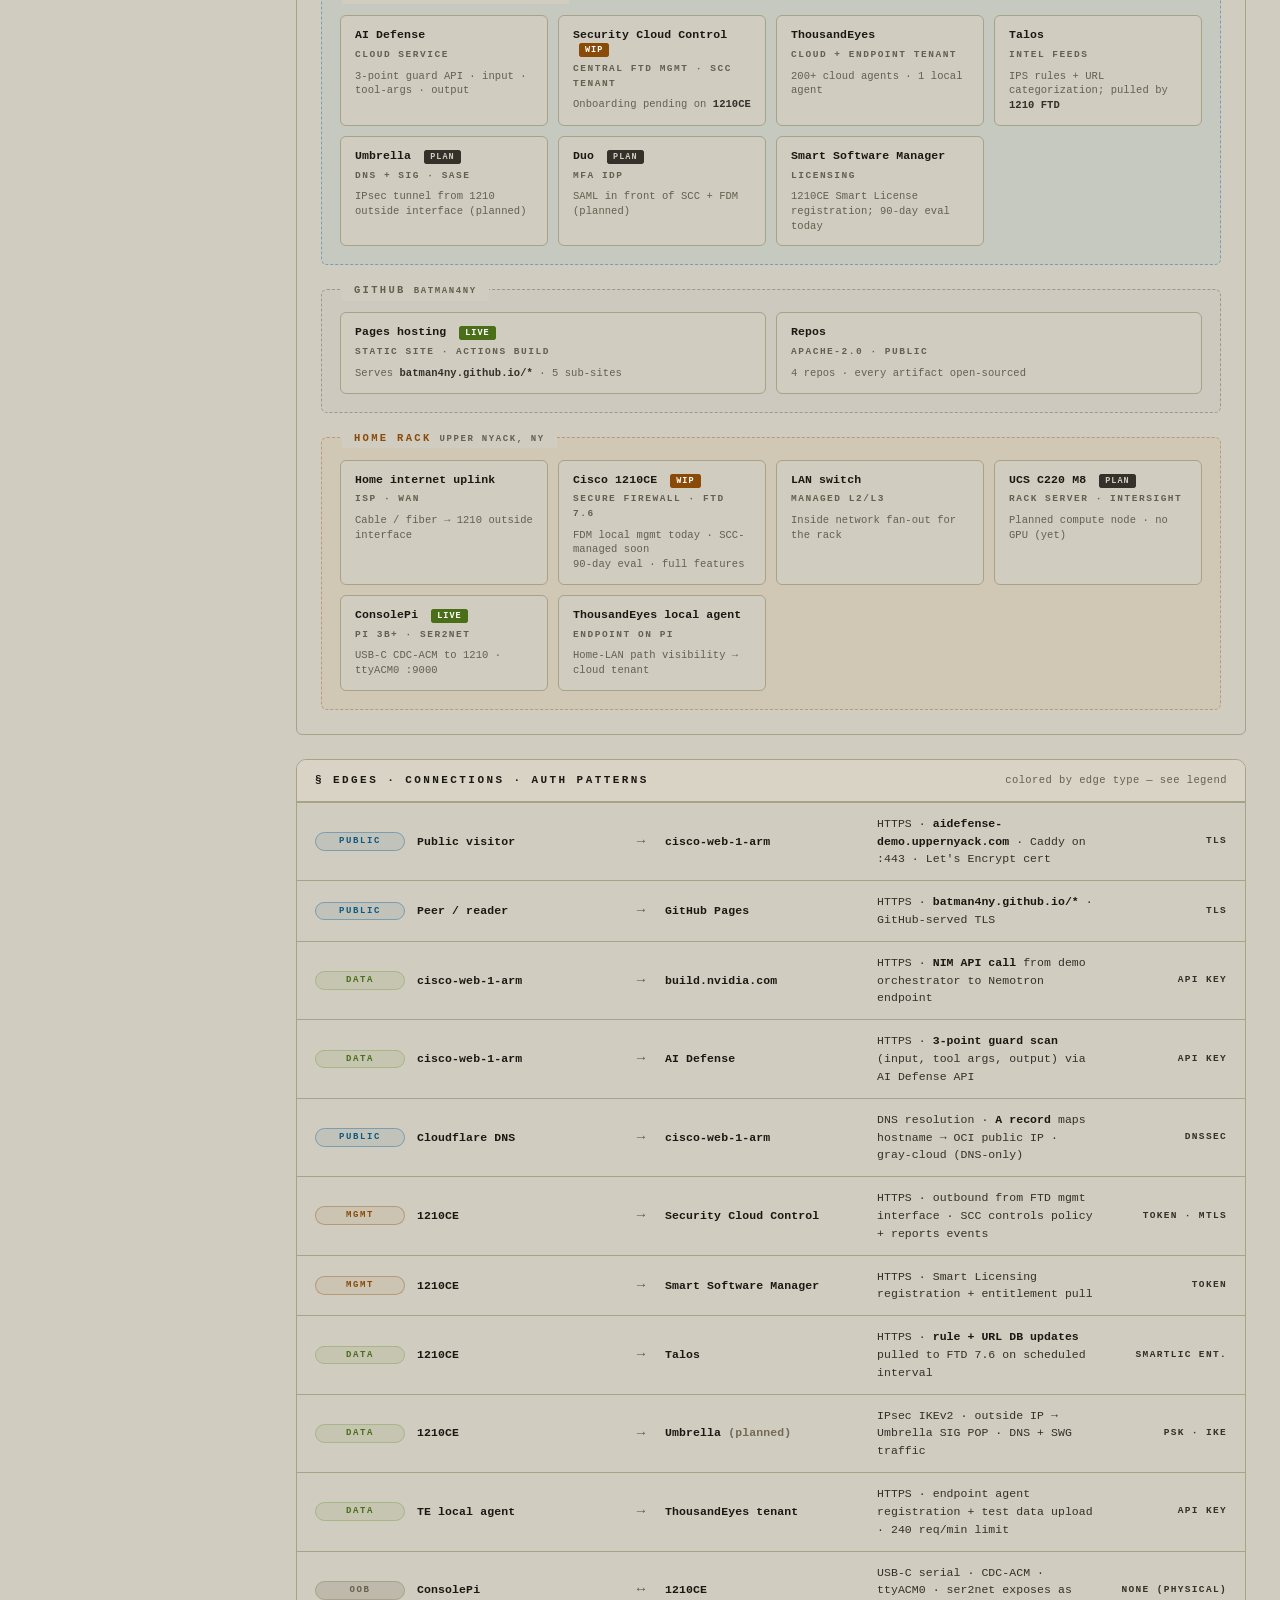
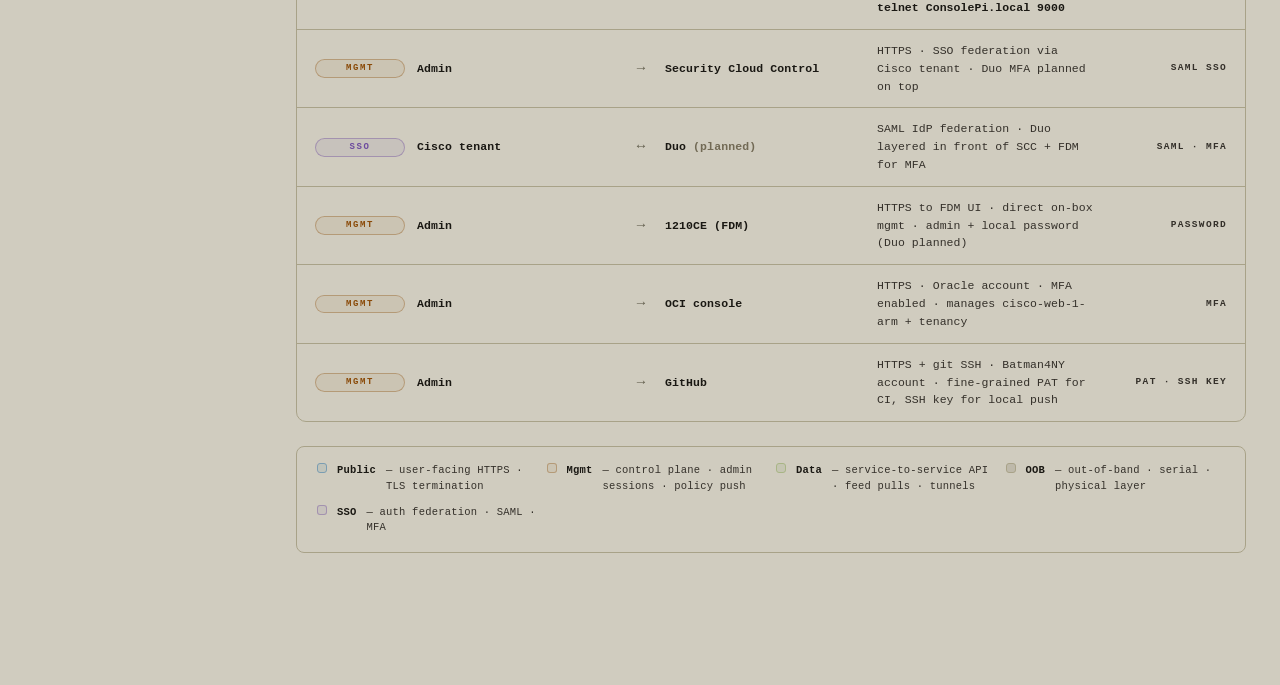
<file: topology/index.html>
<!doctype html>
<html lang="en">
<head>
<meta charset="utf-8">
<meta name="viewport" content="width=device-width,initial-scale=1">
<meta name="color-scheme" content="light">
<title>Batman4NY · Topology — Physical + Logical View</title>
<meta name="description" content="Physical and logical topology of the Batman4NY Cisco DC SE home lab — OCI + NVIDIA NIM + Cisco tenant + Home rack + user surfaces, with trust boundaries and edge types.">
<link rel="stylesheet" href="/assets/console.css">
<style>
  .topo-intro{
    font-size: 14.5px;line-height: 1.6;color: var(--ink-2);margin: 0 0 22px;max-width: 78ch;
  }
  .topo-intro b{color:var(--ink);font-weight:600}
  .topo-intro .cy{color:var(--cyan)}
  .topo-intro .gn{color:var(--green)}
  .topo-intro .am{color:var(--amber)}

  /* SVG NETWORK DIAGRAM — dark island on metallic-paper page ─────────── */
  .netdiag{
    background: #0e1013;
    border: 1px solid #23272e;
    border-radius: 6px;
    padding: 20px 20px 22px;
    margin: 0 0 24px;
    overflow-x: auto;
    box-shadow: 0 8px 24px rgba(26,24,19,.12);
    color: #c0c5cf;
  }
  .netdiag-head{
    display:flex;justify-content:space-between;align-items:baseline;gap:16px;flex-wrap:wrap;
    margin-bottom: 14px;padding-bottom: 12px;border-bottom: 1px solid #23272e;
    font-family: "JetBrains Mono", ui-monospace, monospace;
  }
  .netdiag-head .t{font-size:11.5px;letter-spacing:.22em;text-transform:uppercase;color:#f6f7f9;font-weight:700}
  .netdiag-head .x{font-size:10.5px;color:#7a828e;letter-spacing:.04em}
  .netdiag svg{display:block;min-width:1000px;width:100%;height:auto}
  .netdiag-mini-legend{
    display:flex;flex-wrap:wrap;gap:16px 22px;
    padding: 14px 4px 0;margin-top: 8px;
    font-family: "JetBrains Mono", ui-monospace, monospace;
    font-size:10.5px;letter-spacing:.02em;color:#c0c5cf;
    border-top: 1px solid #23272e;
  }
  .netdiag-mini-legend .item{display:inline-flex;align-items:center;gap:8px}
  .netdiag-mini-legend .line{width:22px;height:2px;border-radius:1px}
  .netdiag-mini-legend .line.public{background:#049fd9}
  .netdiag-mini-legend .line.mgmt{background:#d97706}
  .netdiag-mini-legend .line.data{background:#76b900}
  .netdiag-mini-legend .line.oob{background:#5c626d;background-image: repeating-linear-gradient(90deg, #5c626d 0 4px, transparent 4px 8px);height:2px}
  .netdiag-mini-legend .line.sso{background:#a78bcc}
  .netdiag-mini-legend .line.planned{background:transparent;border-top:2px dashed #d97706}

  /* Click-to-enlarge affordance on the SVG */
  .netdiag svg{cursor: zoom-in;transition: filter .18s ease}
  .netdiag svg:hover{filter: brightness(1.08)}
  .netdiag-head .zoom-hint{
    display:inline-flex;align-items:center;gap:6px;
    color:#049fd9;font-weight:700;
    padding: 3px 9px;background: rgba(4,159,217,.10);border: 1px solid rgba(4,159,217,.35);border-radius:20px;
    font-size:10px;letter-spacing:.14em;
  }
  .netdiag-head .zoom-hint::before{
    content:"⌖";font-size:12px;line-height:1;
  }

  /* Lightbox modal */
  .diagram-modal{
    position: fixed;inset: 0;
    background: rgba(26, 24, 19, 0.78);
    backdrop-filter: blur(6px);
    z-index: 1000;
    display: none;
    align-items: center;justify-content: center;
    padding: 32px;
    cursor: zoom-out;
    animation: modalFade 0.16s ease-out;
  }
  @keyframes modalFade{
    from{opacity:0}
    to{opacity:1}
  }
  .diagram-modal.open{display: flex}
  .diagram-modal{padding: 20px}   /* real backdrop click zone */
  .diagram-modal-inner{
    position: relative;
    width: 100%;
    height: 100%;
    cursor: default;
    display: flex;
    flex-direction: column;
    background: #0e1013;
    border: 1px solid #23272e;
    border-radius: 6px;
    box-shadow: 0 16px 40px rgba(26, 24, 19, .28);
    overflow: hidden;
  }
  .diagram-modal-svg-holder{
    flex: 1 1 auto;
    min-height: 0;
    padding: 8px;
    overflow: auto;              /* horizontal + vertical scroll if SVG > holder */
    display: flex;
    align-items: flex-start;
    justify-content: flex-start;
  }
  .diagram-modal-svg-holder svg{
    display: block;
    /* Fixed pixel floor + viewport-relative growth = always bigger than the
       inline (which floors at min-width:1000px). On wide screens the SVG
       takes ~90vw; on tight screens (or phones) it holds at 1400px native
       and the holder scrolls — like the inline .netdiag scrolls horizontally. */
    width: max(1400px, 90vw);
    height: auto;
    aspect-ratio: 1400 / 920;
    flex-shrink: 0;              /* don't let flex compress our sized SVG */
    margin: auto;                /* center when smaller than holder */
    cursor: default;
  }
  .diagram-modal-close{
    position: absolute;
    top: 12px;right: 12px;
    z-index: 2;
    color: #f6f7f9;
    background: #161822;
    border: 1px solid #2a2d3a;border-radius: 6px;
    padding: 6px 14px;
    font-family: "JetBrains Mono", ui-monospace, monospace;
    font-size: 11px;letter-spacing:.14em;font-weight: 700;
    cursor: pointer;
    display: inline-flex;align-items: center;gap: 8px;
  }
  .diagram-modal-close:hover{border-color: #049fd9;color: #049fd9;background: rgba(4,159,217,.12)}
  .diagram-modal-close::before{content: "×";font-size: 18px;line-height:1}
  .diagram-modal-hint{
    position: absolute;
    bottom: 12px;left: 20px;
    font-family: "JetBrains Mono", ui-monospace, monospace;
    font-size: 10.5px;color: #7a828e;letter-spacing:.14em;
    pointer-events: none;
  }
  .diagram-modal-hint b{color:#c0c5cf}
  @media (max-width: 720px){
    .diagram-modal{padding: 8px}
    .diagram-modal-svg-holder{padding: 4px}
    .diagram-modal-svg-holder svg{width: max(1200px, 96vw)}
    .diagram-modal-hint{font-size: 9.5px;letter-spacing:.08em;bottom: 6px;left: 12px}
    .diagram-modal-close{top: 6px;right: 6px;padding: 4px 10px;font-size: 10px}
  }

  /* Topology canvas — reference view zone-cards */
  .topo{
    background: var(--paper);
    border: 1px solid var(--rule);
    border-radius: 12px;
    padding: 24px;
    margin-bottom: 24px;
    position: relative;
    overflow-x: auto;
  }
  .topo-canvas{
    min-width: 900px;
    display: grid;
    grid-template-columns: 1fr;
    gap: 24px;
    position: relative;
  }

  /* Trust zone — a bordered container for grouped components */
  .zone{
    border: 1px dashed var(--rule-str);
    border-radius: 10px;
    padding: 18px;
    background: linear-gradient(180deg, var(--paper-hi) 0%, transparent 100%);
    position: relative;
  }
  .zone.cisco   { border-color: var(--cyan-lo);  background: var(--cyan-tint); }
  .zone.nvidia  { border-color: var(--green-lo); background: var(--green-tint); }
  .zone.oci     { border-color: rgba(138,74,8,.55);  background: rgba(138,74,8,.05); }
  .zone.github  { border-color: rgba(100,96,79,.45); background: rgba(100,96,79,.05); }
  .zone.home    { border-color: var(--amber-line); background: var(--amber-tint); }
  .zone.users   { border-color: rgba(108,74,158,.5); background: rgba(108,74,158,.06); }

  .zone-label{
    position: absolute;top: -10px;left: 20px;
    background: var(--paper);
    padding: 2px 12px;
    font-family: "JetBrains Mono", ui-monospace, monospace;
    font-size: 10.5px;letter-spacing: .22em;text-transform: uppercase;
    font-weight: 700;
    display: inline-flex;align-items: baseline;gap: 8px;
  }
  .zone.cisco   .zone-label{ color: var(--cyan); }
  .zone.nvidia  .zone-label{ color: var(--green); }
  .zone.oci     .zone-label{ color: var(--amber); }
  .zone.github  .zone-label{ color: var(--ink-3); }
  .zone.home    .zone-label{ color: var(--amber); }
  .zone.users   .zone-label{ color: #6c4a9e; }
  .zone-label .sub{
    font-size: 9px;letter-spacing: .18em;color: var(--ink-3);font-weight: 600;
  }

  /* Node grid inside a zone */
  .nodes{
    display: grid;grid-template-columns: repeat(auto-fit, minmax(180px, 1fr));
    gap: 10px;margin-top: 4px;
  }
  .node{
    background: var(--paper);
    border: 1px solid var(--rule);
    border-radius: 6px;
    padding: 12px 14px;
    display: flex;flex-direction: column;gap: 6px;
    position: relative;
  }
  .node .name{
    font-family: "JetBrains Mono", ui-monospace, monospace;
    font-size: 11.5px;font-weight: 700;color: var(--ink);letter-spacing: .01em;line-height: 1.2;
  }
  .node .name .badge{
    font-size: 8.5px;letter-spacing: .12em;color: var(--ink-3);font-weight: 700;
    padding: 1px 5px;border: 1px solid var(--rule);border-radius: 3px;
    background: var(--paper-lo);margin-left: 6px;text-transform: uppercase;
  }
  /* Saturated-bg + white/paper text — matches site-wide pill contrast fix (2026-07-09) */
  .node .name .badge.live{color:#fff;border-color:var(--green);background:var(--green);font-weight:700}
  .node .name .badge.wip{color:#fff;border-color:var(--amber);background:var(--amber);font-weight:700}
  .node .name .badge.plan{color:var(--paper);border-color:var(--ink-2);background:var(--ink-2);font-weight:700}
  .node .kind{
    font-family: "JetBrains Mono", ui-monospace, monospace;
    font-size: 9.5px;letter-spacing: .16em;text-transform: uppercase;
    color: var(--ink-3);font-weight: 600;
  }
  .node .detail{
    font-family: "JetBrains Mono", ui-monospace, monospace;
    font-size: 10.5px;color: var(--ink-3);letter-spacing: .005em;line-height: 1.4;
  }
  .node .detail b{color: var(--ink-2);font-weight: 600}

  /* Edges — a section below the diagram documenting the connections */
  .edges{
    display: grid;grid-template-columns: 1fr;gap: 0;
    background: var(--paper);
    border: 1px solid var(--rule);
    border-radius: 10px;
    overflow: hidden;
    margin-bottom: 24px;
  }
  .edges-head{
    padding: 12px 18px;background: var(--paper-hi);
    border-bottom: 1px solid var(--rule);
    display: flex;justify-content: space-between;align-items: baseline;gap: 16px;flex-wrap: wrap;
  }
  .edges-head .t{
    font-family: "JetBrains Mono", ui-monospace, monospace;
    font-size: 11px;letter-spacing: .22em;text-transform: uppercase;color: var(--ink);font-weight: 700;
  }
  .edges-head .x{
    font-family: "JetBrains Mono", ui-monospace, monospace;
    font-size: 10.5px;color: var(--ink-3);letter-spacing: .04em;
  }
  .edge-row{
    display: grid;
    grid-template-columns: 90px 200px 24px 200px 1fr 120px;
    gap: 12px;align-items: center;
    padding: 12px 18px;border-top: 1px solid var(--rule);
    font-family: "JetBrains Mono", ui-monospace, monospace;
    font-size: 11.5px;
  }
  .edge-row:first-of-type{border-top: 0}
  .edge-row .type{
    font-size: 9px;letter-spacing: .18em;text-transform: uppercase;font-weight: 700;
    padding: 3px 8px;border-radius: 20px;text-align: center;line-height: 1.2;
  }
  .edge-row .type.public { color: var(--cyan);   background: var(--cyan-tint);   border: 1px solid var(--cyan-lo); }
  .edge-row .type.mgmt   { color: var(--amber);  background: var(--amber-tint);  border: 1px solid var(--amber-line); }
  .edge-row .type.data   { color: var(--green);  background: var(--green-tint);  border: 1px solid var(--green-lo); }
  .edge-row .type.oob    { color: var(--ink-3);  background: var(--paper-lo);    border: 1px solid var(--rule); }
  .edge-row .type.sso    { color: #6c4a9e;       background: rgba(108,74,158,.08); border: 1px solid rgba(108,74,158,.4); }
  .edge-row .from,.edge-row .to{
    color: var(--ink);font-weight: 700;letter-spacing: .01em;
  }
  .edge-row .arr{
    text-align: center;font-size: 14px;color: var(--ink-3);
  }
  .edge-row .detail{
    color: var(--ink-2);letter-spacing: .005em;
  }
  .edge-row .detail b{color: var(--ink);font-weight: 600}
  .edge-row .auth{
    font-size: 9.5px;letter-spacing: .14em;text-transform: uppercase;color: var(--ink-3);font-weight: 700;
    text-align: right;
  }
  .edge-row .auth b{color: var(--ink-2)}
  @media(max-width:900px){
    .edge-row{grid-template-columns: 80px 1fr;gap: 8px}
    .edge-row .from, .edge-row .to, .edge-row .arr, .edge-row .detail, .edge-row .auth{
      grid-column: 2;font-size: 10.5px;
    }
    .edge-row .arr{display:none}
  }

  /* Legend */
  .legend-block{
    display: grid;grid-template-columns: repeat(auto-fit, minmax(200px, 1fr));gap: 10px;
    background: var(--paper);
    border: 1px solid var(--rule);
    border-radius: 8px;padding: 16px 20px;
  }
  .legend-item{
    display: flex;gap: 10px;align-items: baseline;
    font-family: "JetBrains Mono", ui-monospace, monospace;
    font-size: 10.5px;color: var(--ink-2);letter-spacing: .02em;line-height: 1.5;
  }
  .legend-item .sw{
    width: 10px;height: 10px;border-radius: 3px;flex-shrink: 0;
  }
  .legend-item .sw.public { background: var(--cyan-tint);   border: 1px solid var(--cyan-lo); }
  .legend-item .sw.mgmt   { background: var(--amber-tint);  border: 1px solid var(--amber-line); }
  .legend-item .sw.data   { background: var(--green-tint);  border: 1px solid var(--green-lo); }
  .legend-item .sw.oob    { background: var(--paper-lo);    border: 1px solid var(--rule); }
  .legend-item .sw.sso    { background: rgba(108,74,158,.08); border: 1px solid rgba(108,74,158,.4); }
  .legend-item b{color: var(--ink);font-weight: 700}
</style>
</head>
<body>

<svg width="0" height="0" style="position:absolute" aria-hidden="true"><defs>
  <symbol id="bat" viewBox="0 0 100 32"><path fill="currentColor" d="M50 4 L46 10 L40 8 L34 12 L26 8 L18 14 L6 12 L14 20 L4 24 L16 26 L26 20 L34 26 L42 22 L48 28 L50 24 L52 28 L58 22 L66 26 L74 20 L84 26 L96 24 L86 20 L94 12 L82 14 L74 8 L66 12 L60 8 L54 10 Z"/></symbol>
  <symbol id="i-grid" viewBox="0 0 24 24" fill="none" stroke="currentColor" stroke-width="1.8" stroke-linecap="round" stroke-linejoin="round"><rect x="3" y="3" width="7" height="7" rx="1"/><rect x="14" y="3" width="7" height="7" rx="1"/><rect x="3" y="14" width="7" height="7" rx="1"/><rect x="14" y="14" width="7" height="7" rx="1"/></symbol>
  <symbol id="i-signal" viewBox="0 0 24 24" fill="none" stroke="currentColor" stroke-width="1.8" stroke-linecap="round" stroke-linejoin="round"><path d="M2 12h3l3-8 4 16 3-10 3 6h4"/></symbol>
  <symbol id="i-book" viewBox="0 0 24 24" fill="none" stroke="currentColor" stroke-width="1.8" stroke-linecap="round" stroke-linejoin="round"><path d="M4 4h11l5 5v11H4z"/><path d="M15 4v5h5"/><line x1="8" y1="12" x2="16" y2="12"/><line x1="8" y1="15" x2="16" y2="15"/><line x1="8" y1="18" x2="14" y2="18"/></symbol>
  <symbol id="i-topo" viewBox="0 0 24 24" fill="none" stroke="currentColor" stroke-width="1.8" stroke-linecap="round" stroke-linejoin="round"><circle cx="5" cy="5" r="2"/><circle cx="19" cy="5" r="2"/><circle cx="12" cy="12" r="2"/><circle cx="5" cy="19" r="2"/><circle cx="19" cy="19" r="2"/><path d="M6.5 6.5 10.5 10.5M13.5 10.5 17.5 6.5M6.5 17.5 10.5 13.5M13.5 13.5 17.5 17.5"/></symbol>
  <symbol id="i-map" viewBox="0 0 24 24" fill="none" stroke="currentColor" stroke-width="1.8" stroke-linecap="round" stroke-linejoin="round"><path d="M9 4 3 6v14l6-2 6 2 6-2V4l-6 2z"/><path d="M9 4v14M15 6v14"/></symbol>
  <symbol id="i-tools" viewBox="0 0 24 24" fill="none" stroke="currentColor" stroke-width="1.8" stroke-linecap="round" stroke-linejoin="round"><path d="M14 6l4 4L6 22H2v-4z"/><path d="M15 5l4 4"/><path d="M18 3l3 3-2 2"/></symbol>
  <symbol id="i-code" viewBox="0 0 24 24" fill="none" stroke="currentColor" stroke-width="1.8" stroke-linecap="round" stroke-linejoin="round"><path d="m8 6-6 6 6 6"/><path d="m16 6 6 6-6 6"/><path d="m14 4-4 16"/></symbol>
  <symbol id="i-docs" viewBox="0 0 24 24" fill="none" stroke="currentColor" stroke-width="1.8" stroke-linecap="round" stroke-linejoin="round"><path d="M4 4h11l5 5v11H4z"/><path d="M15 4v5h5"/><path d="M8 13h8M8 17h6"/></symbol>
  <symbol id="i-user" viewBox="0 0 24 24" fill="none" stroke="currentColor" stroke-width="1.8" stroke-linecap="round" stroke-linejoin="round"><circle cx="12" cy="8" r="4"/><path d="M4 21a8 8 0 0 1 16 0"/></symbol>
  <symbol id="i-warn" viewBox="0 0 24 24" fill="none" stroke="currentColor" stroke-width="1.8" stroke-linecap="round" stroke-linejoin="round"><path d="M12 2 2 21h20z"/><path d="M12 9v6"/><circle cx="12" cy="18" r=".6" fill="currentColor"/></symbol>
</defs></svg>

<div class="app">
  <aside class="side">
    <div class="brand"><a href="/"><span class="mark"><svg><use href="#bat"/></svg></span><span class="wm">Batman4NY</span></a></div>
    <div class="brand-role">Billy Garcia · <b>Cisco DC SE</b></div>
    <nav class="nav">
      <div class="sec">Lab</div>
      <a class="navlink" href="/"><svg><use href="#i-grid"/></svg> Overview</a>
      <a class="navlink" href="/live/"><svg><use href="#i-signal"/></svg> Live services<span class="live"></span></a>
      <a class="navlink" href="/reference/"><svg><use href="#i-book"/></svg> Reference architecture</a>
      <a class="navlink active" href="/topology/"><svg><use href="#i-topo"/></svg> Topology</a>
      <a class="navlink" href="/roadmap/"><svg><use href="#i-map"/></svg> Roadmap</a>
      <a class="navlink" href="/adjacent/"><svg><use href="#i-tools"/></svg> Adjacent tooling</a>
      <a class="navlink" href="/code/"><svg><use href="#i-code"/></svg> Code<span class="cnt">4</span></a>
      <a class="navlink" href="/docs/"><svg><use href="#i-docs"/></svg> Docs<span class="cnt">3</span></a>
      <div class="sec">Identity</div>
      <a class="navlink" href="/about/"><svg><use href="#i-user"/></svg> About</a>
      <a class="navlink" href="/disclaimer/"><svg><use href="#i-warn"/></svg> Disclaimer</a>
    </nav>
    <div class="foot">
      <div class="row"><span class="live-t"><span class="dot"></span>SYSTEM ONLINE</span></div>
      <div class="row"><span>Zones</span><b>6</b></div>
      <div class="row"><span>Nodes</span><b>~20</b></div>
      <div class="row"><span>Updated</span><b>2026·07·08</b></div>
    </div>
  </aside>

  <main>
    <div class="topbar">
      <span class="crumb"><b>Topology</b><span class="sep">/</span><span class="path">physical + logical view · 6 zones · ~20 nodes</span></span>
      <span class="status"><span>rev <b>latest</b></span><span class="sep">·</span><span>07·2026</span></span>
    </div>

    <div class="content">
      <section>
        <div class="sec-head">
          <span class="eyebrow">§ Topology</span>
          <span class="t">Physical + logical view — what talks to what, and how</span>
          <span class="r"></span>
        </div>

        <p class="topo-intro">
          The Batman4NY lab spans <b>six trust zones</b> — four cloud tenants (<b class="cy">Cisco</b>, <b class="gn">NVIDIA</b>, OCI, GitHub), one home rack, one user surface. Nodes group by zone; edges below the diagram document the connections with protocol, edge type, and auth pattern. Legend at the bottom.
        </p>

        <!-- ── VISUAL NETWORK DIAGRAM ─────────────────────────────────────── -->
        <div class="netdiag">
          <div class="netdiag-head">
            <span class="t">§ Network diagram · connections drawn</span>
            <span class="x">solid = live · dashed = planned · line color = edge type&nbsp;&nbsp;<span class="zoom-hint">Click to enlarge</span></span>
          </div>

          <svg viewBox="0 0 1400 920" xmlns="http://www.w3.org/2000/svg" role="img" aria-label="Batman4NY network topology showing user surfaces, cloud tenants, Cisco tenant, and home rack with connections">
            <defs>
              <!-- Arrow markers -->
              <marker id="arr-cyan" viewBox="0 0 10 10" refX="8" refY="5" markerWidth="6" markerHeight="6" orient="auto-start-reverse">
                <path d="M0,0 L10,5 L0,10 z" fill="#049fd9"/>
              </marker>
              <marker id="arr-amber" viewBox="0 0 10 10" refX="8" refY="5" markerWidth="6" markerHeight="6" orient="auto-start-reverse">
                <path d="M0,0 L10,5 L0,10 z" fill="#d97706"/>
              </marker>
              <marker id="arr-green" viewBox="0 0 10 10" refX="8" refY="5" markerWidth="6" markerHeight="6" orient="auto-start-reverse">
                <path d="M0,0 L10,5 L0,10 z" fill="#76b900"/>
              </marker>
              <marker id="arr-muted" viewBox="0 0 10 10" refX="8" refY="5" markerWidth="6" markerHeight="6" orient="auto-start-reverse">
                <path d="M0,0 L10,5 L0,10 z" fill="#7a828e"/>
              </marker>
              <marker id="arr-violet" viewBox="0 0 10 10" refX="8" refY="5" markerWidth="6" markerHeight="6" orient="auto-start-reverse">
                <path d="M0,0 L10,5 L0,10 z" fill="#a78bcc"/>
              </marker>
            </defs>

            <!-- ═════════════ ZONE BACKGROUNDS ═════════════ -->

            <!-- USERS zone -->
            <g>
              <rect x="20" y="20" width="700" height="100" rx="8" fill="#a78bcc10" stroke="#a78bcc70" stroke-width="1" stroke-dasharray="4,3"/>
              <text x="35" y="14" font-family="JetBrains Mono, monospace" font-size="10" font-weight="700" fill="#a78bcc" letter-spacing="2">USERS</text>
            </g>

            <!-- OCI zone -->
            <g>
              <rect x="20" y="150" width="330" height="220" rx="8" fill="#d9770610" stroke="#d9770670" stroke-width="1" stroke-dasharray="4,3"/>
              <text x="35" y="144" font-family="JetBrains Mono, monospace" font-size="10" font-weight="700" fill="#d97706" letter-spacing="2">OCI TENANCY · $0/mo</text>
            </g>

            <!-- NVIDIA zone -->
            <g>
              <rect x="370" y="150" width="250" height="220" rx="8" fill="#76b90010" stroke="#76b90070" stroke-width="1" stroke-dasharray="4,3"/>
              <text x="385" y="144" font-family="JetBrains Mono, monospace" font-size="10" font-weight="700" fill="#76b900" letter-spacing="2">NVIDIA</text>
            </g>

            <!-- GITHUB zone -->
            <g>
              <rect x="640" y="150" width="230" height="220" rx="8" fill="#7a828e10" stroke="#5c626d50" stroke-width="1" stroke-dasharray="4,3"/>
              <text x="655" y="144" font-family="JetBrains Mono, monospace" font-size="10" font-weight="700" fill="#7a828e" letter-spacing="2">GITHUB · Batman4NY</text>
            </g>

            <!-- CISCO TENANT zone (spans right side, tall) -->
            <g>
              <rect x="900" y="150" width="480" height="600" rx="8" fill="#049fd910" stroke="#049fd970" stroke-width="1" stroke-dasharray="4,3"/>
              <text x="915" y="144" font-family="JetBrains Mono, monospace" font-size="10" font-weight="700" fill="#049fd9" letter-spacing="2">CISCO TENANT · SSO federated</text>
            </g>

            <!-- HOME RACK zone -->
            <g>
              <rect x="20" y="410" width="850" height="360" rx="8" fill="#d9770610" stroke="#d97706c0" stroke-width="1" stroke-dasharray="4,3"/>
              <text x="35" y="404" font-family="JetBrains Mono, monospace" font-size="10" font-weight="700" fill="#d97706" letter-spacing="2">HOME RACK · Upper Nyack, NY</text>
            </g>


            <!-- ═════════════ NODES (drawn after backgrounds, before connections) ═════════════ -->

            <!-- USERS row -->
            <g font-family="JetBrains Mono, monospace">
              <rect x="40" y="45" width="200" height="60" rx="6" fill="#161822" stroke="#2a2d3a" stroke-width="1"/>
              <text x="140" y="70" text-anchor="middle" font-size="11" font-weight="700" fill="#f6f7f9">Public visitor</text>
              <text x="140" y="88" text-anchor="middle" font-size="9" fill="#7a828e" letter-spacing="1">ANY BROWSER</text>

              <rect x="260" y="45" width="200" height="60" rx="6" fill="#161822" stroke="#2a2d3a" stroke-width="1"/>
              <text x="360" y="70" text-anchor="middle" font-size="11" font-weight="700" fill="#f6f7f9">Peer / reader</text>
              <text x="360" y="88" text-anchor="middle" font-size="9" fill="#7a828e" letter-spacing="1">ANY BROWSER</text>

              <rect x="480" y="45" width="200" height="60" rx="6" fill="#161822" stroke="#2a2d3a" stroke-width="1"/>
              <text x="580" y="70" text-anchor="middle" font-size="11" font-weight="700" fill="#f6f7f9">Admin (Billy)</text>
              <text x="580" y="88" text-anchor="middle" font-size="9" fill="#7a828e" letter-spacing="1">WORKSTATION</text>
            </g>

            <!-- OCI nodes -->
            <g font-family="JetBrains Mono, monospace">
              <rect x="40" y="175" width="290" height="52" rx="6" fill="#10121a" stroke="#76b900" stroke-width="1.5"/>
              <text x="52" y="196" font-size="11" font-weight="700" fill="#f6f7f9">cisco-web-1-arm</text>
              <text x="52" y="212" font-size="9" fill="#c0c5cf" letter-spacing=".5">Ampere ARM64 · 2 OCPU · 12 GB</text>
              <rect x="285" y="180" width="35" height="14" rx="7" fill="#76b90022" stroke="#558600" stroke-width=".8"/>
              <text x="302" y="190" text-anchor="middle" font-size="7.5" font-weight="700" fill="#76b900" letter-spacing="1">LIVE</text>

              <rect x="40" y="240" width="290" height="42" rx="6" fill="#161822" stroke="#2a2d3a" stroke-width="1"/>
              <text x="52" y="258" font-size="10.5" font-weight="700" fill="#f6f7f9">Cloudflare DNS</text>
              <text x="52" y="273" font-size="8.5" fill="#7a828e">Zone: uppernyack.com · gray-cloud</text>

              <rect x="40" y="295" width="290" height="42" rx="6" fill="#161822" stroke="#2a2d3a" stroke-width="1"/>
              <text x="52" y="313" font-size="10.5" font-weight="700" fill="#f6f7f9">Let's Encrypt</text>
              <text x="52" y="328" font-size="8.5" fill="#7a828e">ACME · tls-alpn-01 · via Caddy</text>
            </g>

            <!-- NVIDIA nodes -->
            <g font-family="JetBrains Mono, monospace">
              <rect x="390" y="175" width="210" height="52" rx="6" fill="#10121a" stroke="#76b900" stroke-width="1.5"/>
              <text x="402" y="196" font-size="11" font-weight="700" fill="#f6f7f9">build.nvidia.com</text>
              <text x="402" y="211" font-size="9" fill="#c0c5cf" letter-spacing=".5">NIM Free · up to 5K credits · 40 RPM</text>
              <rect x="555" y="180" width="35" height="14" rx="7" fill="#76b90022" stroke="#558600" stroke-width=".8"/>
              <text x="572" y="190" text-anchor="middle" font-size="7.5" font-weight="700" fill="#76b900" letter-spacing="1">LIVE</text>

              <rect x="390" y="240" width="210" height="42" rx="6" fill="#161822" stroke="#2a2d3a" stroke-width="1"/>
              <text x="402" y="258" font-size="10.5" font-weight="700" fill="#f6f7f9">Nemotron</text>
              <text x="402" y="273" font-size="8.5" fill="#7a828e">Endpoint via NIM</text>
            </g>

            <!-- GITHUB nodes -->
            <g font-family="JetBrains Mono, monospace">
              <rect x="660" y="175" width="190" height="52" rx="6" fill="#10121a" stroke="#76b900" stroke-width="1.5"/>
              <text x="672" y="196" font-size="11" font-weight="700" fill="#f6f7f9">Pages hosting</text>
              <text x="672" y="211" font-size="9" fill="#c0c5cf" letter-spacing=".5">batman4ny.github.io/*</text>
              <rect x="805" y="180" width="35" height="14" rx="7" fill="#76b90022" stroke="#558600" stroke-width=".8"/>
              <text x="822" y="190" text-anchor="middle" font-size="7.5" font-weight="700" fill="#76b900" letter-spacing="1">LIVE</text>

              <rect x="660" y="240" width="190" height="42" rx="6" fill="#161822" stroke="#2a2d3a" stroke-width="1"/>
              <text x="672" y="258" font-size="10.5" font-weight="700" fill="#f6f7f9">Repos</text>
              <text x="672" y="273" font-size="8.5" fill="#7a828e">Apache-2.0 · 4 public</text>
            </g>

            <!-- CISCO TENANT nodes (stacked in the right column) -->
            <g font-family="JetBrains Mono, monospace">
              <rect x="920" y="175" width="440" height="40" rx="6" fill="#161822" stroke="#049fd9" stroke-width="1"/>
              <text x="932" y="199" font-size="11" font-weight="700" fill="#f6f7f9">AI Defense</text>
              <text x="1200" y="199" font-size="9" fill="#7a828e" text-anchor="end">3-point guard · LLM I/O API</text>

              <rect x="920" y="225" width="440" height="40" rx="6" fill="#161822" stroke="#d97706" stroke-width="1"/>
              <text x="932" y="249" font-size="11" font-weight="700" fill="#f6f7f9">Security Cloud Control</text>
              <text x="1200" y="249" font-size="9" fill="#7a828e" text-anchor="end">Central FTD mgmt</text>
              <rect x="1315" y="230" width="40" height="14" rx="7" fill="#d9770622" stroke="#d97706" stroke-width=".8"/>
              <text x="1335" y="240" text-anchor="middle" font-size="7.5" font-weight="700" fill="#d97706" letter-spacing="1">WIP</text>

              <rect x="920" y="275" width="440" height="40" rx="6" fill="#161822" stroke="#049fd9" stroke-width="1"/>
              <text x="932" y="299" font-size="11" font-weight="700" fill="#f6f7f9">ThousandEyes</text>
              <text x="1200" y="299" font-size="9" fill="#7a828e" text-anchor="end">200+ cloud + local agents</text>

              <rect x="920" y="325" width="440" height="40" rx="6" fill="#161822" stroke="#049fd9" stroke-width="1"/>
              <text x="932" y="349" font-size="11" font-weight="700" fill="#f6f7f9">Talos</text>
              <text x="1200" y="349" font-size="9" fill="#7a828e" text-anchor="end">Intel feeds · IPS + URL updates</text>

              <rect x="920" y="375" width="440" height="40" rx="6" fill="#161822" stroke="#049fd9" stroke-width="1"/>
              <text x="932" y="399" font-size="11" font-weight="700" fill="#f6f7f9">Umbrella</text>
              <text x="1200" y="399" font-size="9" fill="#7a828e" text-anchor="end">DNS + SIG · SASE</text>
              <rect x="1315" y="380" width="45" height="14" rx="7" fill="#5c626d40" stroke="#5c626d" stroke-width=".8"/>
              <text x="1337" y="390" text-anchor="middle" font-size="7.5" font-weight="700" fill="#7a828e" letter-spacing="1">PLAN</text>

              <rect x="920" y="425" width="440" height="40" rx="6" fill="#161822" stroke="#a78bcc" stroke-width="1"/>
              <text x="932" y="449" font-size="11" font-weight="700" fill="#f6f7f9">Duo</text>
              <text x="1200" y="449" font-size="9" fill="#7a828e" text-anchor="end">MFA IdP · SAML federation</text>
              <rect x="1315" y="430" width="45" height="14" rx="7" fill="#5c626d40" stroke="#5c626d" stroke-width=".8"/>
              <text x="1337" y="440" text-anchor="middle" font-size="7.5" font-weight="700" fill="#7a828e" letter-spacing="1">PLAN</text>

              <rect x="920" y="475" width="440" height="40" rx="6" fill="#161822" stroke="#049fd9" stroke-width="1"/>
              <text x="932" y="499" font-size="11" font-weight="700" fill="#f6f7f9">Smart Software Manager</text>
              <text x="1200" y="499" font-size="9" fill="#7a828e" text-anchor="end">Licensing / entitlement</text>
            </g>

            <!-- HOME RACK nodes -->
            <g font-family="JetBrains Mono, monospace">
              <!-- Home ISP -->
              <rect x="40" y="435" width="180" height="50" rx="6" fill="#161822" stroke="#2a2d3a" stroke-width="1"/>
              <text x="130" y="458" text-anchor="middle" font-size="11" font-weight="700" fill="#f6f7f9">Home ISP</text>
              <text x="130" y="474" text-anchor="middle" font-size="9" fill="#7a828e" letter-spacing=".5">WAN uplink</text>

              <!-- 1210CE Firewall (central) -->
              <rect x="270" y="425" width="270" height="70" rx="6" fill="#10121a" stroke="#049fd9" stroke-width="1.8"/>
              <text x="405" y="450" text-anchor="middle" font-size="13" font-weight="700" fill="#f6f7f9">Cisco 1210CE</text>
              <text x="405" y="466" text-anchor="middle" font-size="9.5" fill="#c0c5cf" letter-spacing=".5">Secure Firewall · FTD 7.6</text>
              <text x="405" y="482" text-anchor="middle" font-size="8.5" fill="#7a828e">FDM today · SCC managed soon</text>
              <rect x="490" y="430" width="40" height="14" rx="7" fill="#d9770622" stroke="#d97706" stroke-width=".8"/>
              <text x="510" y="440" text-anchor="middle" font-size="7.5" font-weight="700" fill="#d97706" letter-spacing="1">WIP</text>

              <!-- ConsolePi -->
              <rect x="580" y="435" width="180" height="50" rx="6" fill="#161822" stroke="#76b900" stroke-width="1.2"/>
              <text x="670" y="458" text-anchor="middle" font-size="11" font-weight="700" fill="#f6f7f9">ConsolePi</text>
              <text x="670" y="473" text-anchor="middle" font-size="9" fill="#c0c5cf" letter-spacing=".5">Pi 3B+ · ser2net</text>
              <rect x="725" y="440" width="35" height="12" rx="6" fill="#76b90022" stroke="#558600" stroke-width=".8"/>
              <text x="742" y="449" text-anchor="middle" font-size="7" font-weight="700" fill="#76b900" letter-spacing="1">LIVE</text>

              <!-- LAN switch -->
              <rect x="270" y="540" width="270" height="45" rx="6" fill="#161822" stroke="#2a2d3a" stroke-width="1"/>
              <text x="405" y="561" text-anchor="middle" font-size="11" font-weight="700" fill="#f6f7f9">LAN switch</text>
              <text x="405" y="576" text-anchor="middle" font-size="9" fill="#7a828e" letter-spacing=".5">Inside network fan-out</text>

              <!-- UCS C220 M8 -->
              <rect x="40" y="640" width="240" height="50" rx="6" fill="#161822" stroke="#2a2d3a" stroke-width="1"/>
              <text x="160" y="662" text-anchor="middle" font-size="11" font-weight="700" fill="#f6f7f9">UCS C220 M8</text>
              <text x="160" y="678" text-anchor="middle" font-size="8.5" fill="#7a828e">Compute · Intersight-managed</text>
              <rect x="215" y="645" width="40" height="12" rx="6" fill="#5c626d40" stroke="#5c626d" stroke-width=".8"/>
              <text x="235" y="654" text-anchor="middle" font-size="7" font-weight="700" fill="#7a828e" letter-spacing="1">PLAN</text>

              <!-- TE local agent -->
              <rect x="310" y="640" width="240" height="50" rx="6" fill="#161822" stroke="#76b900" stroke-width="1.2"/>
              <text x="430" y="662" text-anchor="middle" font-size="11" font-weight="700" fill="#f6f7f9">TE local agent</text>
              <text x="430" y="678" text-anchor="middle" font-size="8.5" fill="#7a828e">Endpoint on Pi · home LAN</text>
              <rect x="500" y="645" width="35" height="12" rx="6" fill="#76b90022" stroke="#558600" stroke-width=".8"/>
              <text x="517" y="654" text-anchor="middle" font-size="7" font-weight="700" fill="#76b900" letter-spacing="1">LIVE</text>

              <!-- Admin workstation echo (inside home rack border - for LAN-based admin) -->
              <rect x="580" y="640" width="240" height="50" rx="6" fill="#161822" stroke="#2a2d3a" stroke-width="1" stroke-dasharray="3,3"/>
              <text x="700" y="662" text-anchor="middle" font-size="11" font-weight="700" fill="#f6f7f9">Admin workstation</text>
              <text x="700" y="678" text-anchor="middle" font-size="8.5" fill="#7a828e">(same 'Billy' from users)</text>
            </g>


            <!-- ═════════════ CONNECTIONS ═════════════ -->

            <!-- Public visitor → cisco-web-1-arm (public HTTPS, cyan) -->
            <path d="M 140,105 C 140,130 140,150 140,175" stroke="#049fd9" stroke-width="2" fill="none" marker-end="url(#arr-cyan)"/>
            <text x="150" y="150" font-family="JetBrains Mono, monospace" font-size="9" fill="#049fd9" font-weight="700">HTTPS · aidefense-demo</text>

            <!-- Peer → GitHub Pages (public HTTPS, cyan) -->
            <path d="M 360,105 C 360,140 550,140 720,175" stroke="#049fd9" stroke-width="2" fill="none" marker-end="url(#arr-cyan)"/>
            <text x="510" y="135" font-family="JetBrains Mono, monospace" font-size="9" fill="#049fd9" font-weight="700">HTTPS · batman4ny.gh</text>

            <!-- Admin → SCC (mgmt, amber) -->
            <path d="M 580,105 C 580,180 780,180 920,240" stroke="#d97706" stroke-width="2" fill="none" marker-end="url(#arr-amber)"/>
            <text x="730" y="175" font-family="JetBrains Mono, monospace" font-size="9" fill="#d97706" font-weight="700">SSO · SAML</text>

            <!-- cisco-web-1-arm → NVIDIA (data, green) -->
            <path d="M 330,201 L 385,201" stroke="#76b900" stroke-width="2" fill="none" marker-end="url(#arr-green)"/>
            <text x="336" y="195" font-family="JetBrains Mono, monospace" font-size="9" fill="#76b900" font-weight="700">NIM API</text>

            <!-- cisco-web-1-arm → AI Defense (data, green) — long path around -->
            <path d="M 330,215 C 620,215 900,180 918,195" stroke="#76b900" stroke-width="2" fill="none" marker-end="url(#arr-green)" stroke-dasharray="0"/>
            <text x="610" y="205" font-family="JetBrains Mono, monospace" font-size="9" fill="#76b900" font-weight="700">3-point guard API</text>

            <!-- Cloudflare DNS ↔ cisco-web-1-arm (public, cyan) — internal within OCI zone -->
            <path d="M 180,240 L 180,229" stroke="#049fd9" stroke-width="1.5" fill="none"/>
            <text x="188" y="238" font-family="JetBrains Mono, monospace" font-size="8" fill="#049fd9" font-weight="700">A record</text>

            <!-- Home ISP → 1210 (physical WAN, thick) -->
            <path d="M 220,460 L 270,460" stroke="#a8adb8" stroke-width="3" fill="none" marker-end="url(#arr-muted)"/>

            <!-- ConsolePi → 1210 (OOB, muted dashed) -->
            <path d="M 580,458 L 540,458" stroke="#7a828e" stroke-width="2" fill="none" stroke-dasharray="4,3" marker-end="url(#arr-muted)"/>
            <text x="548" y="450" font-family="JetBrains Mono, monospace" font-size="8" fill="#7a828e" font-weight="700">USB-C · CDC-ACM · :9000</text>

            <!-- 1210 → LAN switch (physical Ethernet) -->
            <path d="M 405,495 L 405,540" stroke="#a8adb8" stroke-width="2.5" fill="none" marker-end="url(#arr-muted)"/>
            <text x="412" y="520" font-family="JetBrains Mono, monospace" font-size="8" fill="#c0c5cf" font-weight="700">trunk</text>

            <!-- LAN switch → UCS (physical) -->
            <path d="M 350,585 L 220,640" stroke="#a8adb8" stroke-width="2" fill="none" marker-end="url(#arr-muted)"/>

            <!-- LAN switch → TE agent (physical) -->
            <path d="M 430,585 L 430,640" stroke="#a8adb8" stroke-width="2" fill="none" marker-end="url(#arr-muted)"/>

            <!-- LAN switch → Admin workstation (physical, home LAN) -->
            <path d="M 470,585 L 700,640" stroke="#a8adb8" stroke-width="2" fill="none" marker-end="url(#arr-muted)"/>

            <!-- 1210 → SCC (mgmt, amber) — outbound to cloud -->
            <path d="M 540,435 C 700,340 850,280 918,245" stroke="#d97706" stroke-width="2" fill="none" marker-end="url(#arr-amber)"/>
            <text x="740" y="335" font-family="JetBrains Mono, monospace" font-size="9" fill="#d97706" font-weight="700">Mgmt · Token · mTLS</text>

            <!-- 1210 → Talos (data, green) -->
            <path d="M 540,455 C 720,400 850,360 918,345" stroke="#76b900" stroke-width="1.8" fill="none" marker-end="url(#arr-green)"/>
            <text x="760" y="395" font-family="JetBrains Mono, monospace" font-size="9" fill="#76b900" font-weight="700">Talos feed pulls</text>

            <!-- 1210 → SSM (mgmt, amber) -->
            <path d="M 540,475 C 720,490 850,495 918,495" stroke="#d97706" stroke-width="1.5" fill="none" marker-end="url(#arr-amber)"/>
            <text x="760" y="486" font-family="JetBrains Mono, monospace" font-size="8" fill="#d97706" font-weight="700">Licensing</text>

            <!-- 1210 → Umbrella (data, green, dashed for planned) -->
            <path d="M 540,485 C 720,450 850,410 918,395" stroke="#d97706" stroke-width="1.5" fill="none" stroke-dasharray="5,4" marker-end="url(#arr-amber)"/>
            <text x="760" y="435" font-family="JetBrains Mono, monospace" font-size="8" fill="#d97706" font-weight="700" opacity=".7">IPsec (planned)</text>

            <!-- TE local agent → ThousandEyes tenant (data, green) -->
            <path d="M 550,665 C 720,530 850,380 918,295" stroke="#76b900" stroke-width="1.5" fill="none" marker-end="url(#arr-green)"/>
            <text x="810" y="500" font-family="JetBrains Mono, monospace" font-size="8" fill="#76b900" font-weight="700">Agent registration</text>

            <!-- Cisco tenant SSO federation with Duo (violet, internal) -->
            <path d="M 1140,265 C 1080,340 1080,400 1140,445" stroke="#a78bcc" stroke-width="1.5" fill="none" marker-end="url(#arr-violet)"/>
            <text x="1050" y="360" font-family="JetBrains Mono, monospace" font-size="8" fill="#a78bcc" font-weight="700">SAML federation</text>

            <!-- Admin (in home rack) → 1210 FDM (mgmt, amber, short) -->
            <path d="M 700,640 C 550,600 500,540 500,495" stroke="#d97706" stroke-width="1.5" fill="none" marker-end="url(#arr-amber)"/>
            <text x="580" y="600" font-family="JetBrains Mono, monospace" font-size="8" fill="#d97706" font-weight="700">FDM local HTTPS</text>


            <!-- ═════════════ FLOW ANNOTATIONS (subtle) ═════════════ -->
            <!-- The 'primary flow' arrow showing the main user-to-demo path -->
            <text x="20" y="800" font-family="JetBrains Mono, monospace" font-size="9" fill="#7a828e" letter-spacing="1">PRIMARY FLOWS: user → OCI → NVIDIA + AI Defense (demo). Admin → SCC (mgmt). ConsolePi ↔ 1210 (OOB).</text>

            <!-- Attribution -->
            <text x="1380" y="895" text-anchor="end" font-family="JetBrains Mono, monospace" font-size="8" fill="#5c626d" letter-spacing=".5">batman4ny.github.io/topology · 2026·07·08</text>
          </svg>

          <div class="netdiag-mini-legend">
            <span class="item"><span class="line public"></span>Public (HTTPS · TLS)</span>
            <span class="item"><span class="line mgmt"></span>Mgmt (control plane)</span>
            <span class="item"><span class="line data"></span>Data (API · feeds)</span>
            <span class="item"><span class="line oob"></span>OOB (serial · physical)</span>
            <span class="item"><span class="line sso"></span>SSO (SAML · MFA)</span>
            <span class="item"><span class="line planned"></span>Planned (dashed)</span>
          </div>
        </div>

        <!-- ── TOPOLOGY DIAGRAM ──────────────────────────────────────────── -->
        <div class="topo">
          <div class="topo-canvas">

            <!-- USER SURFACE -->
            <div class="zone users">
              <span class="zone-label">Users<span class="sub">public + admin</span></span>
              <div class="nodes">
                <div class="node">
                  <div class="name">Public visitor</div>
                  <div class="kind">Any browser</div>
                  <div class="detail">Reads the demo → hits <b>aidefense-demo</b></div>
                </div>
                <div class="node">
                  <div class="name">Peer / reader</div>
                  <div class="kind">Any browser</div>
                  <div class="detail">Reads the site → <b>batman4ny.github.io</b></div>
                </div>
                <div class="node">
                  <div class="name">Admin (Billy)</div>
                  <div class="kind">Workstation</div>
                  <div class="detail">Manages every tenant + rack + repo</div>
                </div>
              </div>
            </div>

            <!-- OCI TENANCY -->
            <div class="zone oci">
              <span class="zone-label">OCI tenancy<span class="sub">$0/mo free tier</span></span>
              <div class="nodes">
                <div class="node">
                  <div class="name">cisco-web-1-arm <span class="badge live">LIVE</span></div>
                  <div class="kind">Ampere ARM64 · 2 OCPU · 12 GB</div>
                  <div class="detail">Hosts <b>aidefense-demo.uppernyack.com</b><br/>Caddy TLS · Docker Compose · nftables</div>
                </div>
                <div class="node">
                  <div class="name">Cloudflare DNS</div>
                  <div class="kind">Zone: uppernyack.com</div>
                  <div class="detail">Gray-cloud (DNS-only) A record → <b>129.80.113.130</b></div>
                </div>
                <div class="node">
                  <div class="name">Let's Encrypt</div>
                  <div class="kind">ACME · tls-alpn-01</div>
                  <div class="detail">Automatic cert via <b>Caddy</b>; 60-day renewal</div>
                </div>
              </div>
            </div>

            <!-- NVIDIA -->
            <div class="zone nvidia">
              <span class="zone-label">NVIDIA <span class="sub">tenant · free tier</span></span>
              <div class="nodes">
                <div class="node">
                  <div class="name">build.nvidia.com <span class="badge live">LIVE</span></div>
                  <div class="kind">NIM Free Tier · hosted API</div>
                  <div class="detail">Up to 5K credits total (1K signup + 4K biz-email upgrade) · 40 RPM default</div>
                </div>
                <div class="node">
                  <div class="name">Nemotron model</div>
                  <div class="kind">Endpoint via NIM</div>
                  <div class="detail">LLM backend for the <b>NetBox chatbot</b></div>
                </div>
              </div>
            </div>

            <!-- CISCO TENANT -->
            <div class="zone cisco">
              <span class="zone-label">Cisco tenant<span class="sub">SSO federated</span></span>
              <div class="nodes">
                <div class="node">
                  <div class="name">AI Defense</div>
                  <div class="kind">Cloud service</div>
                  <div class="detail">3-point guard API · input · tool-args · output</div>
                </div>
                <div class="node">
                  <div class="name">Security Cloud Control <span class="badge wip">WIP</span></div>
                  <div class="kind">Central FTD mgmt · SCC tenant</div>
                  <div class="detail">Onboarding pending on <b>1210CE</b></div>
                </div>
                <div class="node">
                  <div class="name">ThousandEyes</div>
                  <div class="kind">Cloud + endpoint tenant</div>
                  <div class="detail">200+ cloud agents · 1 local agent</div>
                </div>
                <div class="node">
                  <div class="name">Talos</div>
                  <div class="kind">Intel feeds</div>
                  <div class="detail">IPS rules + URL categorization; pulled by <b>1210 FTD</b></div>
                </div>
                <div class="node">
                  <div class="name">Umbrella <span class="badge plan">PLAN</span></div>
                  <div class="kind">DNS + SIG · SASE</div>
                  <div class="detail">IPsec tunnel from 1210 outside interface (planned)</div>
                </div>
                <div class="node">
                  <div class="name">Duo <span class="badge plan">PLAN</span></div>
                  <div class="kind">MFA IdP</div>
                  <div class="detail">SAML in front of SCC + FDM (planned)</div>
                </div>
                <div class="node">
                  <div class="name">Smart Software Manager</div>
                  <div class="kind">Licensing</div>
                  <div class="detail">1210CE Smart License registration; 90-day eval today</div>
                </div>
              </div>
            </div>

            <!-- GITHUB -->
            <div class="zone github">
              <span class="zone-label">GitHub<span class="sub">Batman4NY</span></span>
              <div class="nodes">
                <div class="node">
                  <div class="name">Pages hosting <span class="badge live">LIVE</span></div>
                  <div class="kind">Static site · Actions build</div>
                  <div class="detail">Serves <b>batman4ny.github.io/*</b> · 5 sub-sites</div>
                </div>
                <div class="node">
                  <div class="name">Repos</div>
                  <div class="kind">Apache-2.0 · public</div>
                  <div class="detail">4 repos · every artifact open-sourced</div>
                </div>
              </div>
            </div>

            <!-- HOME RACK -->
            <div class="zone home">
              <span class="zone-label">Home rack<span class="sub">Upper Nyack, NY</span></span>
              <div class="nodes">
                <div class="node">
                  <div class="name">Home internet uplink</div>
                  <div class="kind">ISP · WAN</div>
                  <div class="detail">Cable / fiber → 1210 outside interface</div>
                </div>
                <div class="node">
                  <div class="name">Cisco 1210CE <span class="badge wip">WIP</span></div>
                  <div class="kind">Secure Firewall · FTD 7.6</div>
                  <div class="detail">FDM local mgmt today · SCC-managed soon<br/>90-day eval · full features</div>
                </div>
                <div class="node">
                  <div class="name">LAN switch</div>
                  <div class="kind">Managed L2/L3</div>
                  <div class="detail">Inside network fan-out for the rack</div>
                </div>
                <div class="node">
                  <div class="name">UCS C220 M8 <span class="badge plan">PLAN</span></div>
                  <div class="kind">Rack server · Intersight</div>
                  <div class="detail">Planned compute node · no GPU (yet)</div>
                </div>
                <div class="node">
                  <div class="name">ConsolePi <span class="badge live">LIVE</span></div>
                  <div class="kind">Pi 3B+ · ser2net</div>
                  <div class="detail">USB-C CDC-ACM to 1210 · ttyACM0 :9000</div>
                </div>
                <div class="node">
                  <div class="name">ThousandEyes local agent</div>
                  <div class="kind">Endpoint on Pi</div>
                  <div class="detail">Home-LAN path visibility → cloud tenant</div>
                </div>
              </div>
            </div>

          </div>
        </div>

        <!-- ── EDGES / CONNECTIONS ──────────────────────────────────────── -->
        <div class="edges">
          <div class="edges-head">
            <span class="t">§ Edges · connections · auth patterns</span>
            <span class="x">colored by edge type — see legend</span>
          </div>

          <div class="edge-row">
            <span class="type public">Public</span>
            <span class="from">Public visitor</span>
            <span class="arr">→</span>
            <span class="to">cisco-web-1-arm</span>
            <span class="detail">HTTPS · <b>aidefense-demo.uppernyack.com</b> · Caddy on :443 · Let's Encrypt cert</span>
            <span class="auth"><b>TLS</b></span>
          </div>
          <div class="edge-row">
            <span class="type public">Public</span>
            <span class="from">Peer / reader</span>
            <span class="arr">→</span>
            <span class="to">GitHub Pages</span>
            <span class="detail">HTTPS · <b>batman4ny.github.io/*</b> · GitHub-served TLS</span>
            <span class="auth"><b>TLS</b></span>
          </div>
          <div class="edge-row">
            <span class="type data">Data</span>
            <span class="from">cisco-web-1-arm</span>
            <span class="arr">→</span>
            <span class="to">build.nvidia.com</span>
            <span class="detail">HTTPS · <b>NIM API call</b> from demo orchestrator to Nemotron endpoint</span>
            <span class="auth"><b>API key</b></span>
          </div>
          <div class="edge-row">
            <span class="type data">Data</span>
            <span class="from">cisco-web-1-arm</span>
            <span class="arr">→</span>
            <span class="to">AI Defense</span>
            <span class="detail">HTTPS · <b>3-point guard scan</b> (input, tool args, output) via AI Defense API</span>
            <span class="auth"><b>API key</b></span>
          </div>
          <div class="edge-row">
            <span class="type public">Public</span>
            <span class="from">Cloudflare DNS</span>
            <span class="arr">→</span>
            <span class="to">cisco-web-1-arm</span>
            <span class="detail">DNS resolution · <b>A record</b> maps hostname → OCI public IP · gray-cloud (DNS-only)</span>
            <span class="auth"><b>DNSSEC</b></span>
          </div>
          <div class="edge-row">
            <span class="type mgmt">Mgmt</span>
            <span class="from">1210CE</span>
            <span class="arr">→</span>
            <span class="to">Security Cloud Control</span>
            <span class="detail">HTTPS · outbound from FTD mgmt interface · SCC controls policy + reports events</span>
            <span class="auth"><b>Token · mTLS</b></span>
          </div>
          <div class="edge-row">
            <span class="type mgmt">Mgmt</span>
            <span class="from">1210CE</span>
            <span class="arr">→</span>
            <span class="to">Smart Software Manager</span>
            <span class="detail">HTTPS · Smart Licensing registration + entitlement pull</span>
            <span class="auth"><b>Token</b></span>
          </div>
          <div class="edge-row">
            <span class="type data">Data</span>
            <span class="from">1210CE</span>
            <span class="arr">→</span>
            <span class="to">Talos</span>
            <span class="detail">HTTPS · <b>rule + URL DB updates</b> pulled to FTD 7.6 on scheduled interval</span>
            <span class="auth"><b>SmartLic ent.</b></span>
          </div>
          <div class="edge-row">
            <span class="type data">Data</span>
            <span class="from">1210CE</span>
            <span class="arr">→</span>
            <span class="to">Umbrella <span style="color:var(--muted)">(planned)</span></span>
            <span class="detail">IPsec IKEv2 · outside IP → Umbrella SIG POP · DNS + SWG traffic</span>
            <span class="auth"><b>PSK · IKE</b></span>
          </div>
          <div class="edge-row">
            <span class="type data">Data</span>
            <span class="from">TE local agent</span>
            <span class="arr">→</span>
            <span class="to">ThousandEyes tenant</span>
            <span class="detail">HTTPS · endpoint agent registration + test data upload · 240 req/min limit</span>
            <span class="auth"><b>API key</b></span>
          </div>
          <div class="edge-row">
            <span class="type oob">OOB</span>
            <span class="from">ConsolePi</span>
            <span class="arr">↔</span>
            <span class="to">1210CE</span>
            <span class="detail">USB-C serial · CDC-ACM · ttyACM0 · ser2net exposes as <b>telnet ConsolePi.local 9000</b></span>
            <span class="auth"><b>None (physical)</b></span>
          </div>
          <div class="edge-row">
            <span class="type mgmt">Mgmt</span>
            <span class="from">Admin</span>
            <span class="arr">→</span>
            <span class="to">Security Cloud Control</span>
            <span class="detail">HTTPS · SSO federation via Cisco tenant · Duo MFA planned on top</span>
            <span class="auth"><b>SAML SSO</b></span>
          </div>
          <div class="edge-row">
            <span class="type sso">SSO</span>
            <span class="from">Cisco tenant</span>
            <span class="arr">↔</span>
            <span class="to">Duo <span style="color:var(--muted)">(planned)</span></span>
            <span class="detail">SAML IdP federation · Duo layered in front of SCC + FDM for MFA</span>
            <span class="auth"><b>SAML · MFA</b></span>
          </div>
          <div class="edge-row">
            <span class="type mgmt">Mgmt</span>
            <span class="from">Admin</span>
            <span class="arr">→</span>
            <span class="to">1210CE (FDM)</span>
            <span class="detail">HTTPS to FDM UI · direct on-box mgmt · admin + local password (Duo planned)</span>
            <span class="auth"><b>Password</b></span>
          </div>
          <div class="edge-row">
            <span class="type mgmt">Mgmt</span>
            <span class="from">Admin</span>
            <span class="arr">→</span>
            <span class="to">OCI console</span>
            <span class="detail">HTTPS · Oracle account · MFA enabled · manages cisco-web-1-arm + tenancy</span>
            <span class="auth"><b>MFA</b></span>
          </div>
          <div class="edge-row">
            <span class="type mgmt">Mgmt</span>
            <span class="from">Admin</span>
            <span class="arr">→</span>
            <span class="to">GitHub</span>
            <span class="detail">HTTPS + git SSH · Batman4NY account · fine-grained PAT for CI, SSH key for local push</span>
            <span class="auth"><b>PAT · SSH key</b></span>
          </div>
        </div>

        <!-- LEGEND -->
        <div class="legend-block">
          <div class="legend-item"><span class="sw public"></span><b>Public</b> — user-facing HTTPS · TLS termination</div>
          <div class="legend-item"><span class="sw mgmt"></span><b>Mgmt</b> — control plane · admin sessions · policy push</div>
          <div class="legend-item"><span class="sw data"></span><b>Data</b> — service-to-service API · feed pulls · tunnels</div>
          <div class="legend-item"><span class="sw oob"></span><b>OOB</b> — out-of-band · serial · physical layer</div>
          <div class="legend-item"><span class="sw sso"></span><b>SSO</b> — auth federation · SAML · MFA</div>
        </div>
      </section>
    </div>
  </main>
</div>

<!-- Lightbox modal for the network diagram -->
<div class="diagram-modal" id="diagramModal" aria-hidden="true" role="dialog" aria-label="Enlarged network diagram">
  <div class="diagram-modal-inner">
    <button type="button" class="diagram-modal-close" aria-label="Close">Close</button>
    <div class="diagram-modal-svg-holder"></div>
    <div class="diagram-modal-hint">Click outside · <b>ESC</b> · or <b>Close</b> to dismiss</div>
  </div>
</div>

<script>
(function(){
  var netdiag = document.querySelector('.netdiag svg');
  var modal   = document.getElementById('diagramModal');
  if (!netdiag || !modal) return;

  var holder  = modal.querySelector('.diagram-modal-svg-holder');
  var closeBtn = modal.querySelector('.diagram-modal-close');

  function openModal(){
    holder.innerHTML = '';
    var clone = netdiag.cloneNode(true);
    clone.removeAttribute('style');
    holder.appendChild(clone);
    modal.classList.add('open');
    modal.setAttribute('aria-hidden', 'false');
    document.body.style.overflow = 'hidden';
    /* Scroll to center of oversized SVG on open so the user sees the
       middle of the diagram; edges are reachable by scrolling. */
    requestAnimationFrame(function(){
      var sx = (holder.scrollWidth  - holder.clientWidth ) / 2;
      var sy = (holder.scrollHeight - holder.clientHeight) / 2;
      if (sx > 0) holder.scrollLeft = sx;
      if (sy > 0) holder.scrollTop  = sy;
    });
  }
  function closeModal(){
    modal.classList.remove('open');
    modal.setAttribute('aria-hidden', 'true');
    document.body.style.overflow = '';
    holder.innerHTML = '';
  }

  netdiag.addEventListener('click', openModal);

  modal.addEventListener('click', function(e){
    // Close on backdrop click (target IS the modal itself, not a child)
    if (e.target === modal) closeModal();
  });
  closeBtn.addEventListener('click', function(e){
    e.stopPropagation();
    closeModal();
  });
  document.addEventListener('keydown', function(e){
    if (e.key === 'Escape' && modal.classList.contains('open')) closeModal();
  });

  // Prevent clicks inside the SVG holder from bubbling to the modal backdrop
  holder.addEventListener('click', function(e){ e.stopPropagation(); });
})();
</script>

</body>
</html>
</file>
<file: assets/console.css>
/* ── Batman4NY console — shared styles across all pages ─────────────── */
:root{
  color-scheme: light;
  /* Metallic paper palette */
  --paper:      #d0ccbf;
  --paper-hi:   #d8d3c5;
  --paper-lo:   #beb9aa;
  --paper-x:    #a29c8b;

  --ink:        #1a1813;
  --ink-2:      #34302a;
  --ink-3:      #64604f;
  --faint:      #948e7d;
  --muted:      #726a55;

  --rule:       #a8a288;
  --rule-str:   #7f7961;

  --bg:         var(--paper);
  /* Sidebar tones map to paper so the light metallic aesthetic
     carries through the shell without hunting every .side rule. */
  --side:       var(--paper);
  --side-2:     var(--paper-hi);

  /* Accents retuned deeper for light bg */
  --cyan:       #0e5a80;
  --cyan-hi:    #1370a0;
  --cyan-lo:    #7a9db2;
  --cyan-tint:  rgba(14,90,128, .08);
  --cyan-glow:  rgba(14,90,128, .18);

  --green:      #4a6f18;
  --green-hi:   #5e8a1e;
  --green-lo:   #a8b585;
  --green-tint: rgba(74,111,24, .08);
  --green-glow: rgba(74,111,24, .18);

  --amber:      #8a4a08;
  --amber-hi:   #a55a10;
  --amber-line: rgba(138,74,8, .35);
  --amber-tint: rgba(138,74,8, .06);

  --red:        #9a2b12;
  --red-tint:   rgba(154,43,18, .08);
  --violet:     #6a4a95;
  --danger:     var(--red);

  /* Type stacks — serif for editorial headings, sans body, mono labels */
  --serif: "Iowan Old Style", "Palatino Linotype", Palatino, "Book Antiqua", Georgia, ui-serif, serif;
  --sans:  system-ui, -apple-system, "Segoe UI", Roboto, "Helvetica Neue", Arial, sans-serif;
  --mono:  ui-monospace, "JetBrains Mono", "SF Mono", Menlo, Consolas, monospace;
}

*{box-sizing:border-box}
html,body{background:var(--bg);color:var(--ink);height:100%}
body{
  margin:0;
  font-family: var(--sans);
  font-size: 15px;
  line-height: 1.55;
  letter-spacing: -0.003em;
  -webkit-font-smoothing: antialiased;
  text-rendering: optimizeLegibility;
  font-feature-settings: "kern" 1, "liga" 1, "tnum" 1, "ss01" 1;
  /* Metallic paper grain */
  background-image:
    radial-gradient(rgba(70,68,60,.06) 1px, transparent 1.5px),
    radial-gradient(rgba(90,88,80,.04) 1px, transparent 2px);
  background-size: 6px 6px, 11px 11px;
  background-position: 0 0, 3px 3px;
}
::selection{background:rgba(14,90,128,.28);color:var(--ink)}
a{color:var(--cyan);text-decoration:none;transition:color .16s ease}
a:hover{color:var(--cyan-hi)}
.mono{font-family: var(--mono)}

/* ── shell ─────────────────────────────────────────────────────────── */
.app{display:flex;min-height:100vh}

/* ── sidebar ────────────────────────────────────────────────────────── */
.side{
  width:262px;flex-shrink:0;
  background: var(--side);
  color: var(--ink-2);
  border-right: 1px solid var(--rule-str);
  display:flex;flex-direction:column;
  position:sticky;top:0;height:100vh;overflow-y:auto;
  box-shadow: inset -1px 0 0 rgba(0,0,0,.10);
}
.brand{padding: 24px 22px 4px;display:flex;align-items:center;gap:13px}
.brand a{
  display:flex;align-items:center;gap:13px;
  color:var(--ink);text-decoration:none;
  font-family: var(--serif);
  font-weight: 700;
  font-size: 23px;
  letter-spacing: -.01em;
}
.brand .mark{
  width:32px;height:12px;color:var(--cyan);flex-shrink:0;
}
.brand .mark svg{display:block;width:100%;height:100%}
.brand .wm{
  font-family: var(--serif);
  font-size: 23px;font-weight: 700;letter-spacing: -.01em;color: var(--ink);
  text-transform: none;line-height: 1;
}
.brand-role{
  padding: 0 22px 18px;
  font-family: var(--mono);
  font-size: 11.5px;color: var(--ink-2);letter-spacing: .04em;font-weight: 600;
  white-space: nowrap;
  overflow: hidden;
  text-overflow: ellipsis;
}
.brand-role b{color:var(--ink);font-weight:800}

.nav{padding: 8px 12px;display:flex;flex-direction:column;gap:2px;flex:1}
.nav .sec{
  font-family: var(--mono);
  font-size:11px;letter-spacing:.2em;text-transform:uppercase;
  color:var(--ink-2);padding:20px 4px 8px;font-weight:800;
}

/* Collapsible group using <details> */
.nav-group{margin: 0 0 4px}
.nav-group > summary{
  list-style: none;
  display:flex;align-items:center;gap:12px;
  padding: 10px 12px;border-radius: 6px;
  font-family: var(--mono);
  color: var(--ink-2);font-weight: 800;font-size: 11px;letter-spacing: .2em;
  text-transform: uppercase;cursor: pointer;transition: .14s;
  border-left: 2.5px solid transparent;
}
.nav-group > summary::-webkit-details-marker{display:none}
.nav-group > summary::marker{content:""}
.nav-group > summary::after{
  content: "";margin-left:auto;
  width: 0;height: 0;border-left: 4px solid currentColor; border-top: 3px solid transparent; border-bottom: 3px solid transparent;
  transition: transform .16s ease;
}
.nav-group[open] > summary::after{transform: rotate(90deg)}
.nav-group > summary:hover{color: var(--ink)}
.nav-group > .sub-links{
  padding: 4px 0 6px 12px;display:flex;flex-direction:column;gap:2px;
}
.nav-group .sub-link{
  display:flex;align-items:center;gap:10px;
  padding: 7px 12px;border-radius: 4px;
  color: var(--ink-2);font-weight: 500;font-size: 13.5px;
  border-left: 2px solid transparent;transition: .14s;
  text-decoration: none;letter-spacing:-.005em;
}
.nav-group .sub-link:hover{background: var(--paper-hi);color: var(--ink);text-decoration:none}
.nav-group .sub-link.active{color:var(--ink);font-weight:700;border-left-color:var(--cyan);background:var(--paper-hi)}
.nav-group .sub-link .live{
  width:6px;height:6px;border-radius:50%;background:var(--green);
  box-shadow:0 0 0 2px var(--green-glow);
  margin-left:auto;flex-shrink:0;
  animation:pulse 2.6s ease-in-out infinite;
}

.navlink{
  display:flex;align-items:center;gap:12px;
  padding: 10px 12px;border-radius: 6px;
  color: var(--ink);font-weight: 500;font-size: 14.5px;
  border-left: 3px solid transparent;transition: .14s;
  text-decoration: none;
}
.navlink svg{width:16px;height:16px;flex-shrink:0;opacity:.8}
.navlink:hover{background: var(--paper-hi);color: var(--ink);text-decoration:none}
.navlink.active{
  background: var(--paper-hi);color: var(--ink);
  font-weight: 700;
  border-left: 3px solid var(--cyan);
}
.navlink.active svg{color:var(--cyan);opacity:1}
.navlink .cnt{
  margin-left:auto;
  font-family: var(--mono);
  font-size:10.5px;font-weight:700;color:var(--ink-3);
  padding: 2px 7px;background:var(--paper-lo);border-radius:10px;line-height:1;
}
.navlink.active .cnt{color:var(--cyan);background:var(--cyan-tint)}

@keyframes pulse{
  0%,100%{opacity:1}
  50%{opacity:.4}
}

.side .foot{
  padding: 16px 22px;
  border-top: 1px solid var(--rule);
  font-family: var(--mono);
  font-size: 11.5px;color: var(--ink-2);letter-spacing: .04em;
}
.side .foot .row{
  display:flex;justify-content:space-between;align-items:baseline;
  margin-bottom:6px;
  font-size:11.5px;color:var(--ink-2);font-weight:500;
}
.side .foot .row b{color:var(--ink);font-weight:800}
.side .foot .dot{
  display:inline-block;width:6px;height:6px;border-radius:50%;background:var(--green);
  box-shadow:0 0 0 3px var(--green-glow);margin-right:6px;
  animation:pulse 2.6s ease-in-out infinite;
}
.side .foot .live-t{
  color:var(--green);
  font-size:11px;letter-spacing:.16em;font-weight:800;
  text-transform:uppercase;
}

/* ── main ─────────────────────────────────────────────────────────── */
main{flex:1;min-width:0;display:flex;flex-direction:column}

.topbar{
  position:sticky;top:0;z-index:5;
  background: rgba(208,204,191, .88);
  backdrop-filter: blur(14px) saturate(1.4);
  border-bottom: 1px solid var(--rule);
  padding: 16px 34px;
  display:flex;align-items:center;gap:16px;flex-wrap:wrap;
}
.crumb{
  font-family: "JetBrains Mono", ui-monospace, monospace;
  font-size:12.5px;color:var(--ink-3);letter-spacing:.03em;
}
.crumb b{color:var(--ink);font-weight:700}
.crumb .sep{color:var(--faint);margin:0 8px}
.crumb .path{color:var(--muted);font-size:11.5px}
.topbar .status{
  margin-left:auto;
  font-family: "JetBrains Mono", ui-monospace, monospace;
  font-size:11px;letter-spacing:.12em;text-transform:uppercase;color:var(--ink-3);font-weight:600;
  display:inline-flex;gap:12px;align-items:baseline;
}
.topbar .status b{color:var(--ink);font-weight:700}
.topbar .status .sep{color:var(--faint)}

.content{padding: 32px 34px 84px;max-width: 1120px}

/* ── section header (used on all pages) ──────────────────────────── */
.sec-head{
  display:flex;align-items:baseline;gap:16px;margin: 44px 0 20px;
  padding-top: 12px;
  border-top: 2px solid var(--rule-str);
}
.sec-head:first-child, .content > .sec-head:first-child{margin-top:0}
.sec-head .eyebrow{
  font-family: var(--mono);
  font-size:13px;letter-spacing:.24em;text-transform:uppercase;color:var(--cyan);font-weight:800;
}
.sec-head .eyebrow.g{color:var(--green)}
.sec-head .eyebrow.a{color:var(--amber)}
.sec-head .eyebrow.d{color:var(--danger)}
.sec-head .eyebrow.m{color:var(--ink-3)}
.sec-head .t{
  font-family: var(--serif);
  font-size:34px;font-weight:700;letter-spacing:-.018em;line-height:1.15;color:var(--ink);
}
.sec-head .r{
  flex:1;height:1px;background: linear-gradient(90deg, var(--rule) 0, transparent 100%);
}
.sec-head .x{
  font-family: var(--mono);
  font-size:11px;color:var(--ink-3);letter-spacing:.04em;
}
.sec-head .x b{color:var(--ink);font-weight:700}

/* ── data table (used on repos, docs, services) ──────────────────── */
.tbl{
  width:100%;border-collapse:collapse;
  background: var(--paper);
  border: 1px solid var(--rule);
  border-radius: 10px;
  overflow: hidden;
  font-variant-numeric: tabular-nums;
}
.tbl th{
  text-align:left;
  padding: 12px 18px 10px;
  background: var(--paper-hi);
  border-bottom: 1px solid var(--rule);
  font-family: "JetBrains Mono", ui-monospace, monospace;
  font-size:10px;letter-spacing:.22em;text-transform:uppercase;color:var(--ink-3);font-weight:700;
}
.tbl td{
  padding: 14px 18px;
  border-bottom: 1px solid var(--rule);
  font-size:13.5px;color:var(--ink-2);vertical-align:middle;
}
.tbl tr:last-child td{border-bottom:0}
.tbl tr:hover td{background:var(--paper-hi)}
.tbl td.title{color:var(--ink);font-weight:600;font-size:14.5px}
.tbl td.title .sub{color:var(--ink-3);font-weight:400;font-size:12px;display:block;margin-top:2px;letter-spacing:-.004em}
.tbl td.mono, .tbl td .mono{
  font-family: "JetBrains Mono", ui-monospace, monospace;
  font-size:12px;color:var(--ink-2);letter-spacing:.005em;
}
.tbl td a{color:var(--cyan)}
.tbl td a:hover{color:var(--cyan-hi)}
.tbl td .arr{color:var(--ink-3);transition:transform .16s ease;margin-left:4px}
.tbl td a:hover .arr{transform:translateX(2px);color:var(--cyan-hi)}

/* ── status pill (used on tables + status indicators) ────────────── */
.pill{
  display:inline-flex;align-items:center;gap:6px;
  padding:2.5px 9px;border-radius:20px;
  font-family: "JetBrains Mono", ui-monospace, monospace;
  font-size:10px;letter-spacing:.18em;font-weight:700;text-transform:uppercase;
  line-height:1;
}
.pill.live{color:var(--green);background:var(--green-tint);border:1px solid var(--green-lo)}
.pill.live::before{
  content:"";width:5px;height:5px;border-radius:50%;background:var(--green);
  box-shadow:0 0 0 2px var(--green-glow);
  animation:pulse 2.6s ease-in-out infinite;
}
.pill.pub{color:var(--cyan);background:var(--cyan-tint);border:1px solid var(--cyan-lo)}
.pill.oss{color:var(--ink-2);background:var(--paper-hi);border:1px solid var(--rule-str)}
.pill.doc{color:var(--ink-3);background:var(--paper-lo);border:1px solid var(--rule)}

/* ── notice (disclaimer) ─────────────────────────────────────────── */
.notice{
  background: var(--amber-tint);
  border: 1px solid var(--amber-line);
  border-left: 3px solid var(--amber);
  border-radius: 10px;
  padding: 18px 22px 20px;
}
.notice-title{
  font-size:15px;font-weight:700;color:var(--ink);margin:0 0 6px;letter-spacing:-.008em;
}
.notice-body{
  font-size:13px;line-height:1.6;color:var(--ink-2);margin:0;max-width:82ch;
}
.notice-body b{color:var(--ink);font-weight:600}

/* ── responsive ──────────────────────────────────────────────────── */
@media(max-width:820px){
  .app{flex-direction:column}
  .side{
    width:100%;height:auto;position:static;flex-direction:row;align-items:center;
    border-right:0;border-bottom:1px solid #000;overflow-x:auto;padding:0;
  }
  .brand{padding:14px 20px;flex-shrink:0}
  .brand-role,.side .foot,.nav .sec,.nav-group{display:none}
  .nav{flex-direction:row;padding:8px;flex-shrink:0}
  .navlink{border-left:0;border-bottom:2.5px solid transparent;white-space:nowrap}
  .navlink.active{border-left:0;border-bottom-color:var(--cyan)}
  .navlink .cnt{display:none}
  .content{padding:22px 22px 60px}
  .topbar{padding:12px 22px}
}

/* ─── MATTE + TYPE-BUMP (2026-07-09, amplified) ─────────────────────
   Kill glossy gradients + shadows + hover-lifts, sharpen card corners
   for cardstock feel, and bump prose type meaningfully (15→17px).
   Palette tokens untouched. To revert: delete this block. */

/* ── kill EVERY card gradient (flatten to a single paper tone) ────── */
.repo-head, .guide-head, .saf-banner, .agent-head,
.hero-block, .about-card, .disc-body, .thesis,
.tier, .tier.next, .c3-companion, .saif, .agent-panel,
.zone, .zone.cisco, .zone.nvidia, .zone.oci, .zone.github,
.zone.home, .zone.users, .topo{
  background-image: none !important;
}
.repo-head, .guide-head, .saf-banner, .agent-head{
  background-color: var(--paper-hi) !important;
}
.tier.next{ background-color: var(--paper) !important; }

/* Topology zones: keep the semantic color as a flat tint, drop the fade */
.zone.cisco   { background-color: #049fd90d !important; }
.zone.nvidia  { background-color: #76b9000d !important; }
.zone.oci     { background-color: #c05a260d !important; }
.zone.github  { background-color: #99a2ac0d !important; }
.zone.home    { background-color: #d977060d !important; }
.zone.users   { background-color: #7f5abf0d !important; }

/* SAIF status layers: retain semantic tint but drop the fade */
.saif-layer.hit{ background-color: var(--green-tint) !important; background-image: none !important; }
.saif-layer.adj{ background-color: var(--cyan-tint)  !important; background-image: none !important; }

/* ── kill non-focus, non-modal shadows ────────────────────────────── */
.side{ box-shadow: inset -1px 0 0 rgba(0,0,0,.10) !important; }
.hero-block, .repo, .guide, .about-card, .disc-body,
.thesis, .c3-companion, .saif, .agent-panel, .tier,
.notice, .close, .zone, .topo{ box-shadow: none !important; }

/* ── editorial serif for hero heading (index.html) ───────────────── */
.hero-block h1{
  font-family: var(--serif) !important;
  font-weight: 700 !important;
  letter-spacing: -.02em !important;
  line-height: 1.08 !important;
}

/* ── sharper card corners (cardstock feel, not rounded plastic) ──── */
.hero-block, .about-card, .disc-body, .thesis,
.repo, .guide, .repo-summary, .lib-summary, .tier,
.c3-companion, .close, .saif, .agent-panel, .tbl,
.notice, .zone, .topo{ border-radius: 6px !important; }
.saf-stack{ border-radius: 6px !important; }

/* ── prose type BUMP (undeniably visible: 15→17, 16.5→19) ────────── */
.prose-block p        { font-size: 17px   !important; line-height: 1.72 !important; }
.hero-block .lede     { font-size: 19px   !important; line-height: 1.55 !important; }
.about-bio p          { font-size: 17px   !important; line-height: 1.72 !important; }
.disc-body p          { font-size: 17px   !important; line-height: 1.7  !important; }
.guide-head .desc,
.repo-head  .desc     { font-size: 16px   !important; line-height: 1.6  !important; }
.live-intro,
.adj-intro,
.ref-intro            { font-size: 16.5px !important; line-height: 1.7  !important; }
.about-contact .v     { font-size: 14.5px !important; }
.colophon             { font-size: 12.5px !important; }
/* — end MATTE + TYPE-BUMP — */

/* ─── PILL CONTRAST FIX (2026-07-09) ─────────────────────────────────
   Saturated bg + white/paper text for readability on the metallic-paper
   light palette. Overrides low-contrast tinted pills from the earlier
   dark-mode design (light-tint bg + accent-color text read as
   light-on-light on this palette).

   Pattern:
     LIVE / Complete   -> --green    bg, #fff text
     WIP / Adjacent    -> --amber    bg, #fff text
     Planned / Plan    -> --ink-2    bg, --paper text
     Draft             -> --ink-3    bg, --paper text
     Public / Docs /
       OSS / Priv      -> --ink-2    bg, --paper text
     Sidebar count     -> --ink-2    bg, --paper text (cyan when active)

   Palette tokens untouched. To revert: delete this block.
   ────────────────────────────────────────────────────────────────── */

/* ── status pills ─────────────────────────────────────────────────── */
.pill.live,
.badge.live,
.node .name .badge.live,
.saif-status.impl {
  background: var(--green);
  color: #fff;
  border: 1px solid var(--green);
  font-weight: 700;
}
.pill.live::before,
.saif-status.impl::before {
  background: #fff;
  box-shadow: 0 0 0 2px rgba(255,255,255,.35);
}

.pill.complete {
  background: var(--green);
  color: #fff;
  border: 1px solid var(--green);
  font-weight: 700;
}

.pill.wip,
.badge.wip,
.node .name .badge.wip,
.saif-status.adj,
.saif-wrap-status.wip {
  background: var(--amber);
  color: #fff;
  border: 1px solid var(--amber);
  font-weight: 700;
}

.pill.plan,
.badge.plan,
.node .name .badge.plan,
.saif-status.planned,
.saif-status.plan {
  background: var(--ink-2);
  color: var(--paper);
  border: 1px solid var(--ink-2);
  font-weight: 700;
}

.pill.draft {
  background: var(--ink-3);
  color: var(--paper);
  border: 1px solid var(--ink-3);
  font-weight: 700;
}

/* Partial: green family, slightly muted vs. LIVE */
.saif-status.part,
.saif-wrap-status.part {
  background: var(--green-hi);
  color: #fff;
  border: 1px solid var(--green-hi);
  opacity: 1;
  font-weight: 700;
}
.saif-status.part::before {
  color: #fff;
}

/* Neutral pills (Public / Docs / OSS / Priv) — dark neutral bg */
.pill.pub,
.pill.doc,
.pill.priv,
.pill.oss,
.saif-wrap-status {
  background: var(--ink-2);
  color: var(--paper);
  border: 1px solid var(--ink-2);
  font-weight: 700;
}

/* Sidebar count pills */
.navlink .cnt {
  background: var(--ink-2);
  color: var(--paper);
  font-weight: 700;
}
.navlink.active .cnt {
  background: var(--cyan);
  color: #fff;
}
/* — end PILL CONTRAST FIX — */
</file>
<file: assets/reference.css>
/* ── SAIF diagram + Deployment tiers + Agent security ─────────────────
   Reference-architecture-page-only styles.
   ──────────────────────────────────────────────────────────────────── */

/* ── SAIF diagram ────────────────────────────────────────────────── */
.saif{
  background: var(--paper);
  border: 1px solid var(--rule);
  border-radius: 10px;
  overflow:hidden;
}
.saif-head{
  padding: 18px 24px 16px;
  border-bottom: 1px solid var(--rule);
  background: var(--paper-hi);
  display:flex;align-items:baseline;justify-content:space-between;gap:16px;flex-wrap:wrap;
}
.saif-head .t{
  font-size: 13px;letter-spacing:.14em;text-transform:uppercase;color:var(--ink);font-weight:700;
  font-family: "JetBrains Mono", ui-monospace, monospace;
}
.saif-head .t .cy{color:var(--cyan)}
.saif-head .t .gn{color:var(--green)}
.saif-head .x{
  font-family: "JetBrains Mono", ui-monospace, monospace;
  font-size:11px;letter-spacing:.06em;color:var(--ink-3);
}
.saif-head .x b{color:var(--ink-2);font-weight:700}
.saif-head .x .cy{color:var(--cyan)}
.saif-head .x .gn{color:var(--green)}

.saif-body{padding: 16px 24px 24px;display:flex;flex-direction:column;gap:6px}

.saif-wrap{
  display:grid;grid-template-columns: 130px 1fr auto auto;gap:14px;align-items:start;
  padding: 12px 18px;
  background: var(--cyan-tint);
  border: 1px dashed var(--cyan);border-radius: 6px;
  font-family: "JetBrains Mono", ui-monospace, monospace;
  font-size:11px;letter-spacing:.14em;text-transform:uppercase;font-weight:700;
}
.saif-wrap.sec{background: var(--green-tint);border-color: var(--green)}
.saif-wrap-label{color:var(--cyan);letter-spacing:.22em;padding-top:2px}
.saif-wrap.sec .saif-wrap-label{color:var(--green)}
.saif-wrap-content{color:var(--ink-2);font-size:10.5px;letter-spacing:.06em;font-weight:500;text-transform:none;line-height:1.55}
.saif-wrap-content .prod{color:var(--ink);font-weight:600}
.saif-wrap-content .impl{
  display:block;margin-top:5px;
  font-size:10.5px;color:var(--green);letter-spacing:.01em;font-weight:600;
}
.saif-wrap-content .impl a{color:var(--green);border-bottom:1px dotted var(--green-lo)}
.saif-wrap-content .impl a:hover{color:var(--green-hi);border-bottom-color:var(--green-hi)}
.saif-wrap-status{
  font-size:9.5px;letter-spacing:.2em;color:var(--muted);font-weight:700;
  padding: 3px 8px;background:var(--paper-lo);border:1px solid var(--rule);border-radius:10px;
  margin-top:2px;
}

.saif-layer{
  display:grid;grid-template-columns: 48px 1fr auto auto;gap: 14px;align-items:center;
  padding: 14px 18px;
  background: var(--paper-lo);
  border: 1px solid var(--rule);border-radius: 6px;
  transition: .16s ease;
}
.saif-layer:hover{border-color: var(--rule-str);background: var(--paper-hi)}
.saif-layer-no{
  font-family: "JetBrains Mono", ui-monospace, monospace;
  font-size:11px;font-weight:700;color:var(--muted);letter-spacing:.06em;text-align:center;
  padding: 4px 0;background:var(--paper);border:1px solid var(--rule);border-radius:4px;line-height:1;
}
.saif-layer-body{min-width:0}
.saif-layer-name{
  font-family: "JetBrains Mono", ui-monospace, monospace;
  font-size:12px;letter-spacing:.14em;text-transform:uppercase;color:var(--ink);font-weight:700;
  margin-bottom: 4px;
}
.saif-layer-content{
  font-family: "JetBrains Mono", ui-monospace, monospace;
  font-size:10.5px;color:var(--ink-3);letter-spacing:.02em;line-height:1.5;
}
.saif-layer-content .prod{color:var(--ink-2)}
.saif-layer-map{
  font-family: "JetBrains Mono", ui-monospace, monospace;
  font-size:11px;color:var(--green);letter-spacing:.01em;margin-top: 5px;
}
.saif-layer-map a{color:var(--green)}
.saif-layer-map a:hover{color:var(--green-hi)}

.saif-status{
  font-family: "JetBrains Mono", ui-monospace, monospace;
  font-size:9.5px;letter-spacing:.2em;font-weight:700;text-transform:uppercase;
  padding: 3px 8px;border-radius:10px;line-height:1;white-space:nowrap;
}
.saif-status.planned{color:var(--muted);background:var(--paper);border:1px solid var(--rule)}
.saif-status.adj{color:var(--cyan);background:var(--cyan-tint);border:1px solid var(--cyan-lo)}
.saif-status.impl{color:var(--green);background:var(--green-tint);border:1px solid var(--green-lo)}
.saif-status.impl::before{
  content:"";display:inline-block;width:5px;height:5px;border-radius:50%;background:var(--green);
  box-shadow:0 0 0 2px var(--green-glow);margin-right:6px;vertical-align:1px;
  animation:pulse 2.6s ease-in-out infinite;
}
.saif-status.part{color:var(--green-hi);background:var(--green-tint);border:1px solid var(--green-lo);opacity:.95}
.saif-status.part::before{
  content:"◐";display:inline-block;color:var(--green);font-size:11px;line-height:1;
  margin-right:5px;vertical-align:0;
}

/* Green marker on actually-implemented products in the reference list */
.saif-layer-content .prod.impl,
.saif-wrap-content .prod.impl{
  color: var(--green-hi);font-weight:700;
}
.saif-layer-content .prod.impl::after,
.saif-wrap-content .prod.impl::after{
  content:"●";color:var(--green);font-size:7px;margin-left:4px;vertical-align:2px;
}

.saif-layer.hit{background:linear-gradient(180deg, var(--green-tint) 0%, transparent 100%);border-color:var(--green-lo)}
.saif-layer.hit .saif-layer-no{color:var(--green);border-color:var(--green-lo);background:var(--paper)}
.saif-layer.adj{background:linear-gradient(180deg, var(--cyan-tint) 0%, transparent 100%);border-color:var(--cyan-lo)}
.saif-layer.adj .saif-layer-no{color:var(--cyan);border-color:var(--cyan-lo);background:var(--paper)}
.saif-layer.adj .saif-layer-map{color:var(--cyan)}
.saif-layer.adj .saif-layer-map a{color:var(--cyan)}

.saif-foot{
  display:flex;justify-content:space-between;align-items:baseline;gap:16px;flex-wrap:wrap;
  padding: 14px 24px;background: var(--paper-lo);border-top: 1px solid var(--rule);
  font-family: "JetBrains Mono", ui-monospace, monospace;
  font-size:11px;letter-spacing:.06em;color:var(--ink-3);
}
.saif-foot .l b{color:var(--ink-2);font-weight:700}
.saif-foot .r a{color:var(--cyan)}

.legend{
  display:flex;gap:16px;flex-wrap:wrap;
  font-family: "JetBrains Mono", ui-monospace, monospace;
  font-size:10.5px;letter-spacing:.08em;color:var(--ink-3);font-weight:600;
  padding: 12px 0 0;
}
.legend .item{display:inline-flex;align-items:center;gap:8px}
.legend .sw{width:12px;height:12px;border-radius:3px;border:1px solid transparent}
.legend .sw.impl{background:var(--green-tint);border-color:var(--green-lo)}
.legend .sw.adj{background:var(--cyan-tint);border-color:var(--cyan-lo)}
.legend .sw.planned{background:var(--paper-lo);border-color:var(--rule)}

/* ── tier chips ───────────────────────────────────────────────────── */
.tier-chips{display:inline-flex;gap:3px;align-items:center;flex-shrink:0}
.tier-chip{
  display:inline-flex;align-items:center;justify-content:center;
  min-width:22px;height:18px;padding:0 5px;
  border-radius:3px;
  font-family: "JetBrains Mono", ui-monospace, monospace;
  font-size:8.5px;letter-spacing:.05em;font-weight:700;line-height:1;
  color:var(--faint);background:var(--paper-lo);border:1px solid var(--rule);
  transition:.16s ease;
}
/* Tier chips — saturated accent bg + white text on the "on" state
   for readability on the metallic-paper light palette (2026-07-09). */
.tier-chip.on.c { color:#fff; border-color:var(--cyan);   background:var(--cyan) }
.tier-chip.on.le{ color:#fff; border-color:var(--green);  background:var(--green) }
.tier-chip.on.ee{ color:#fff; border-color:var(--amber);  background:var(--amber) }
.tier-chip.on.sp{ color:#fff; border-color:var(--violet); background:var(--violet) }
@media(max-width:640px){.tier-chips{display:none}}

/* ── deployment tiers ─────────────────────────────────────────────── */
.tiers-grid{display:grid;grid-template-columns: repeat(4, 1fr);gap: 12px}
@media(max-width:900px){.tiers-grid{grid-template-columns:1fr 1fr}}
@media(max-width:520px){.tiers-grid{grid-template-columns:1fr}}

.tier-card{
  background: var(--paper);
  border: 1px solid var(--rule);
  border-top: 3px solid var(--ink-3);
  border-radius: 8px;
  padding: 16px 18px 18px;
  display:flex;flex-direction:column;gap:10px;
  transition: border-color .16s ease;
}
.tier-card:hover{border-color: var(--rule-str)}
.tier-card.dc{border-top-color: var(--cyan)}
.tier-card.le{border-top-color: var(--green)}
.tier-card.ee{border-top-color: var(--amber)}
.tier-card.sp{border-top-color: var(--muted)}

.tier-card .name{
  font-family: "JetBrains Mono", ui-monospace, monospace;
  font-size:11px;letter-spacing:.22em;text-transform:uppercase;font-weight:700;
  color:var(--ink);line-height:1;
}
.tier-card.dc .name{color:var(--cyan-hi)}
.tier-card.le .name{color:var(--green-hi)}
.tier-card.ee .name{color:var(--amber)}
.tier-card.sp .name{color:var(--ink-2)}

.tier-card .focus{font-size:13px;line-height:1.55;color:var(--ink-2);margin:0}
.tier-card .focus b{color:var(--ink);font-weight:600}
.tier-card .prods{
  font-family: "JetBrains Mono", ui-monospace, monospace;
  font-size:10.5px;color:var(--ink-3);letter-spacing:.02em;line-height:1.6;
  padding-top:10px;border-top:1px solid var(--rule);
}
.tier-card .prods .prod{color:var(--ink);font-weight:600}
.tier-card .status{
  font-family: "JetBrains Mono", ui-monospace, monospace;
  font-size:9.5px;letter-spacing:.22em;text-transform:uppercase;font-weight:700;
  padding: 3px 8px;border-radius:10px;line-height:1;
  align-self:flex-start;
  display:inline-flex;align-items:center;gap:5px;
}
.tier-card .status.covered{color:var(--green);background:var(--green-tint);border:1px solid var(--green-lo)}
.tier-card .status.covered::before{
  content:"";width:5px;height:5px;border-radius:50%;background:var(--green);
  box-shadow:0 0 0 2px var(--green-glow);animation:pulse 2.6s ease-in-out infinite;
}
.tier-card .status.out{color:var(--muted);background:var(--paper-lo);border:1px solid var(--rule)}

/* ── agent security ───────────────────────────────────────────────── */
.agent-panel{
  background: var(--paper);
  border: 1px solid var(--rule);
  border-radius: 10px;
  overflow: hidden;
}
.agent-head{
  padding: 18px 24px 16px;
  background: linear-gradient(90deg, var(--paper-hi) 0%, var(--paper) 100%);
  border-bottom: 1px solid var(--rule);
  display:flex;justify-content:space-between;align-items:baseline;gap:16px;flex-wrap:wrap;
}
.agent-head .t{
  font-family: "JetBrains Mono", ui-monospace, monospace;
  font-size:12px;letter-spacing:.16em;text-transform:uppercase;color:var(--ink);font-weight:700;
}
.agent-head .t .accent{color:var(--cyan)}
.agent-head .x{
  font-family: "JetBrains Mono", ui-monospace, monospace;
  font-size:10.5px;color:var(--ink-3);letter-spacing:.08em;
}
.agent-head .x b{color:var(--ink-2);font-weight:700}

.agent-body{padding: 18px 24px 22px}
.agent-desc{font-size:13.5px;line-height:1.62;color:var(--ink-2);margin: 0 0 18px;max-width:80ch}
.agent-desc b{color:var(--ink);font-weight:600}
.agent-desc .cy{color:var(--cyan)}
.agent-desc .gn{color:var(--green)}

.agent-grid{display:grid;grid-template-columns: repeat(4, 1fr);gap: 10px;margin-bottom:16px}
@media(max-width:900px){.agent-grid{grid-template-columns:1fr 1fr}}
@media(max-width:520px){.agent-grid{grid-template-columns:1fr}}

.agent-comp{
  background: var(--paper-lo);
  border: 1px solid var(--rule);
  border-left: 3px solid var(--cyan);
  border-radius: 6px;
  padding: 14px 16px;
  display:flex;flex-direction:column;gap:8px;
}
.agent-comp.g{border-left-color: var(--green)}
.agent-comp .name{
  font-family: "JetBrains Mono", ui-monospace, monospace;
  font-size:12px;letter-spacing:.02em;color:var(--ink);font-weight:700;
}
.agent-comp .name .v{color:var(--cyan-hi)}
.agent-comp.g .name .v{color:var(--green-hi)}
.agent-comp .role{
  font-family: "JetBrains Mono", ui-monospace, monospace;
  font-size:9.5px;letter-spacing:.22em;text-transform:uppercase;color:var(--ink-3);font-weight:700;
}
.agent-comp .desc{font-size:11.5px;line-height:1.5;color:var(--ink-2);margin:0}
.agent-comp .layer{
  font-family: "JetBrains Mono", ui-monospace, monospace;
  font-size:9.5px;color:var(--muted);letter-spacing:.14em;font-weight:600;
  padding-top:8px;border-top:1px solid var(--rule);
}
.agent-comp .layer .l{color:var(--ink-3);font-weight:700}

.agent-foot{
  display:flex;justify-content:space-between;align-items:baseline;gap:16px;flex-wrap:wrap;
  padding: 14px 24px;background: var(--paper-lo);border-top: 1px solid var(--rule);
  font-family: "JetBrains Mono", ui-monospace, monospace;
  font-size:11px;color:var(--ink-3);letter-spacing:.02em;
}
.agent-foot .l b{color:var(--ink-2);font-weight:700}
.agent-foot .l .gn{color:var(--green)}
.agent-foot .r a{color:var(--cyan)}
</file>
